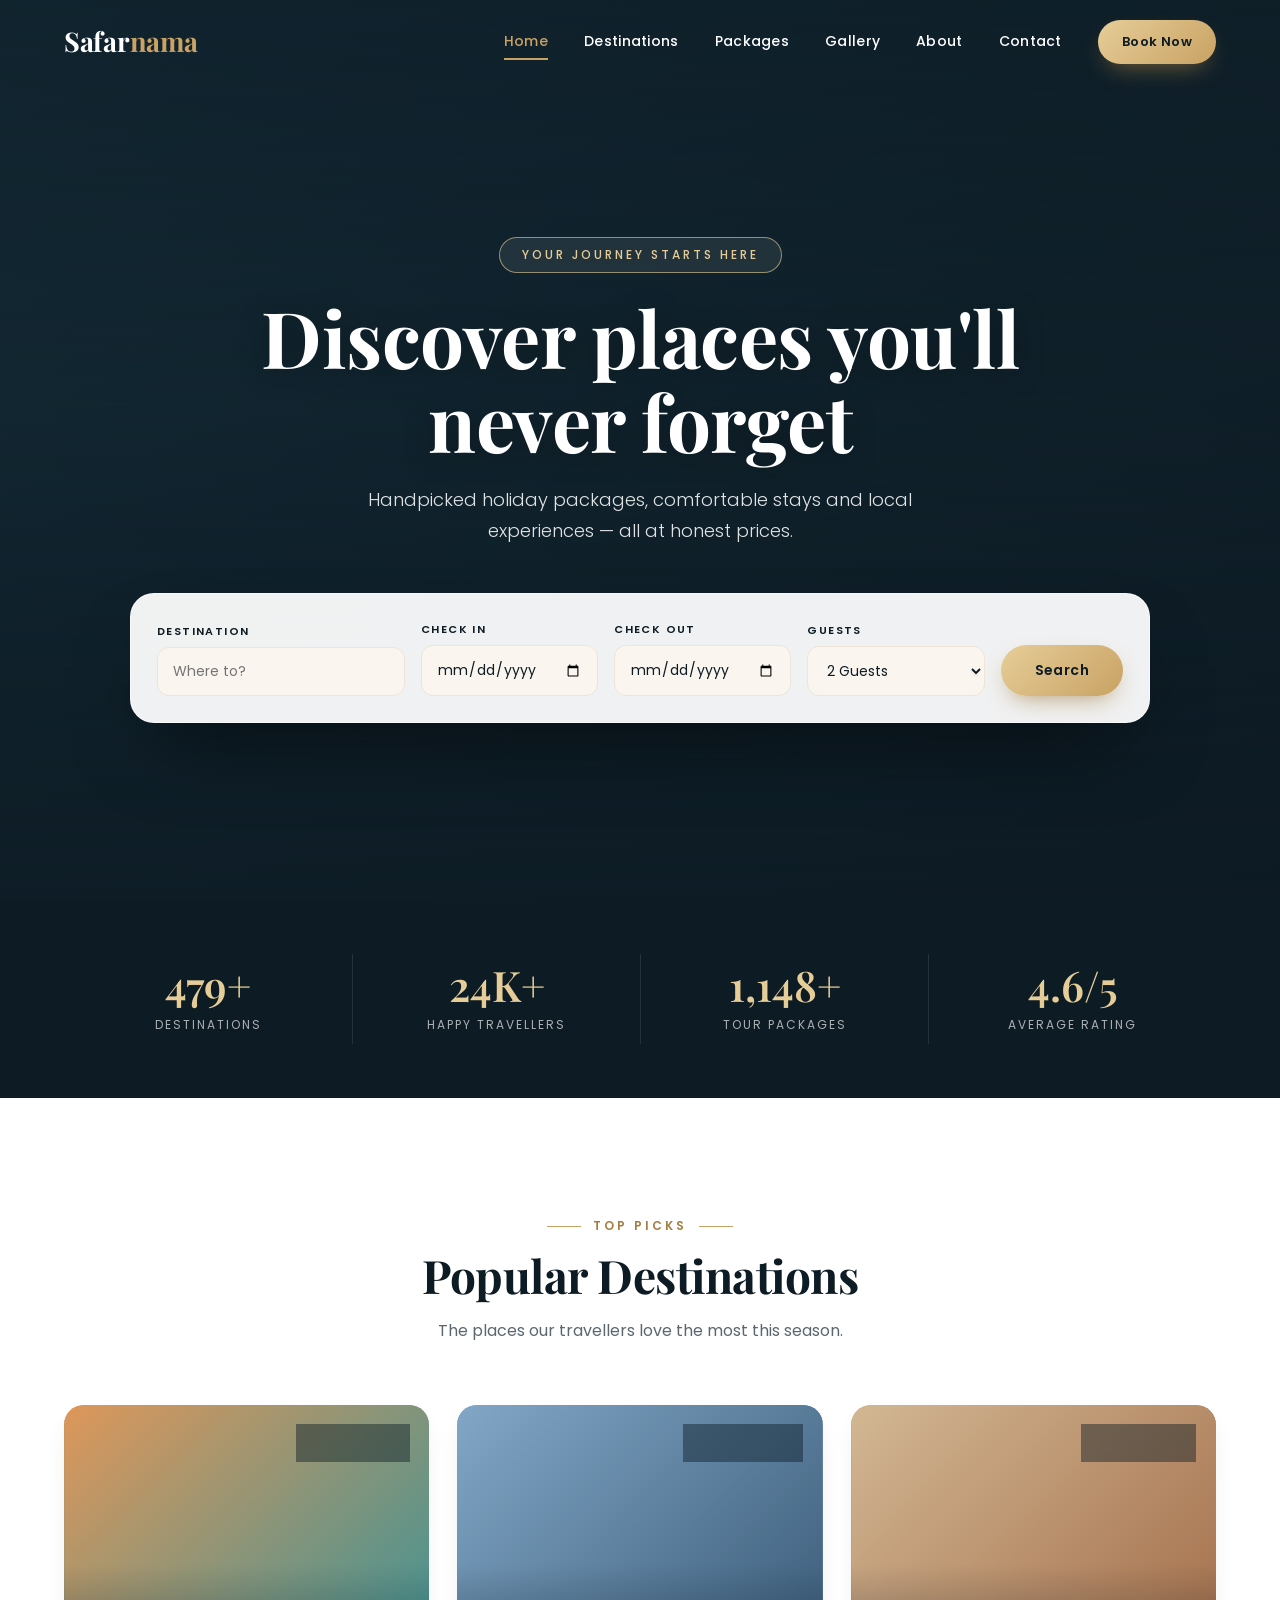
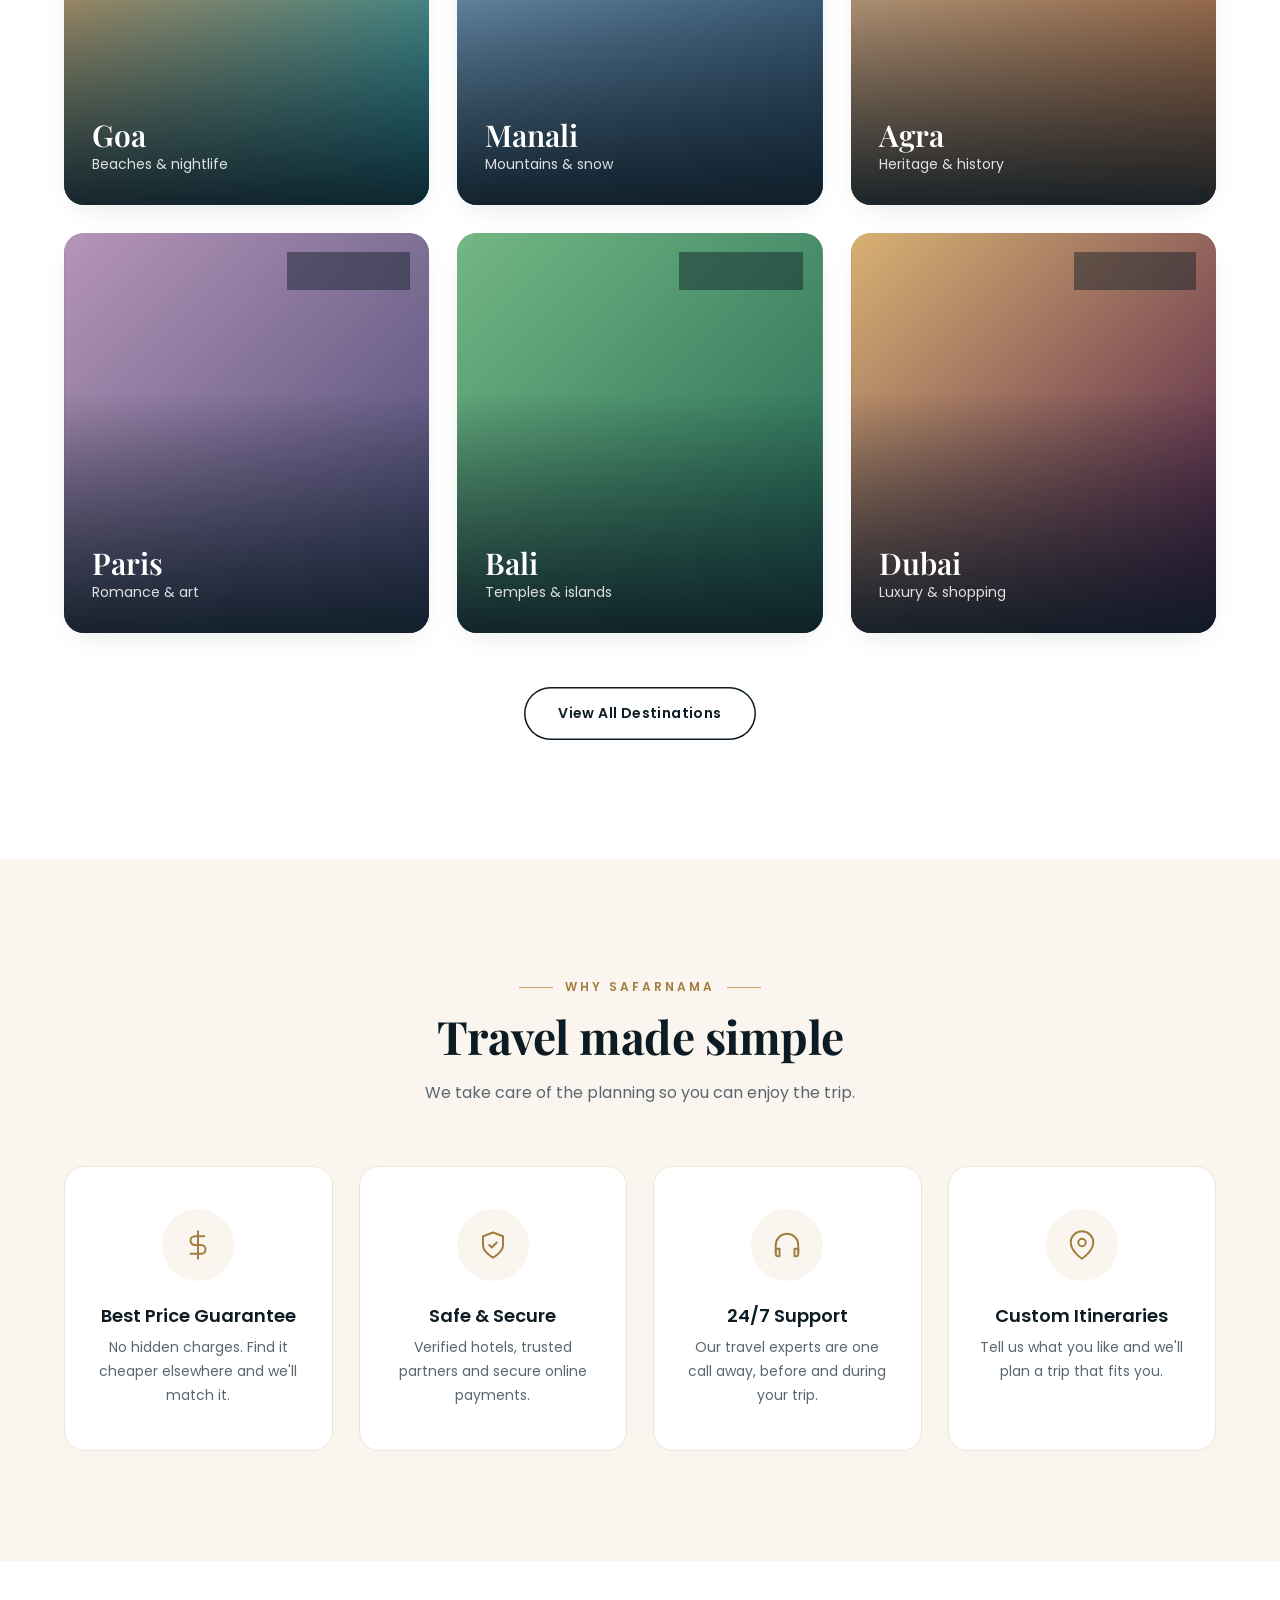
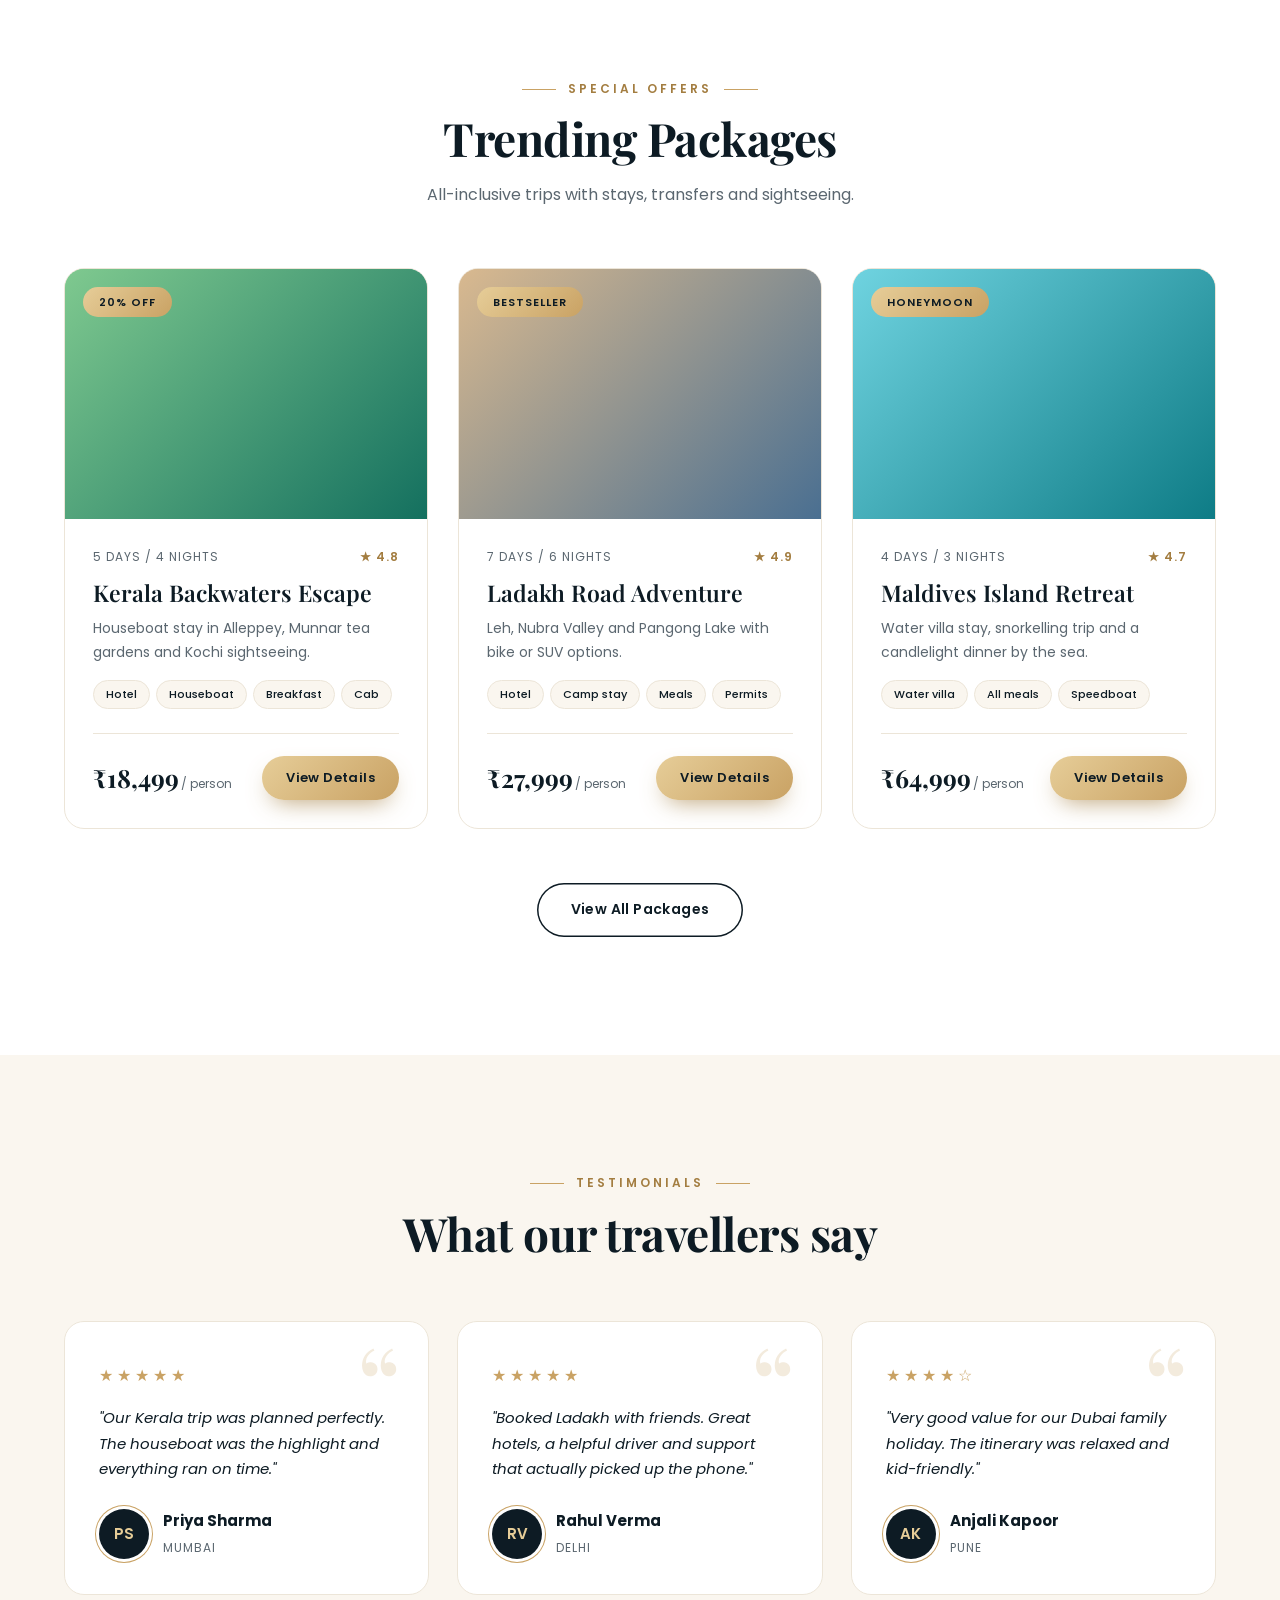
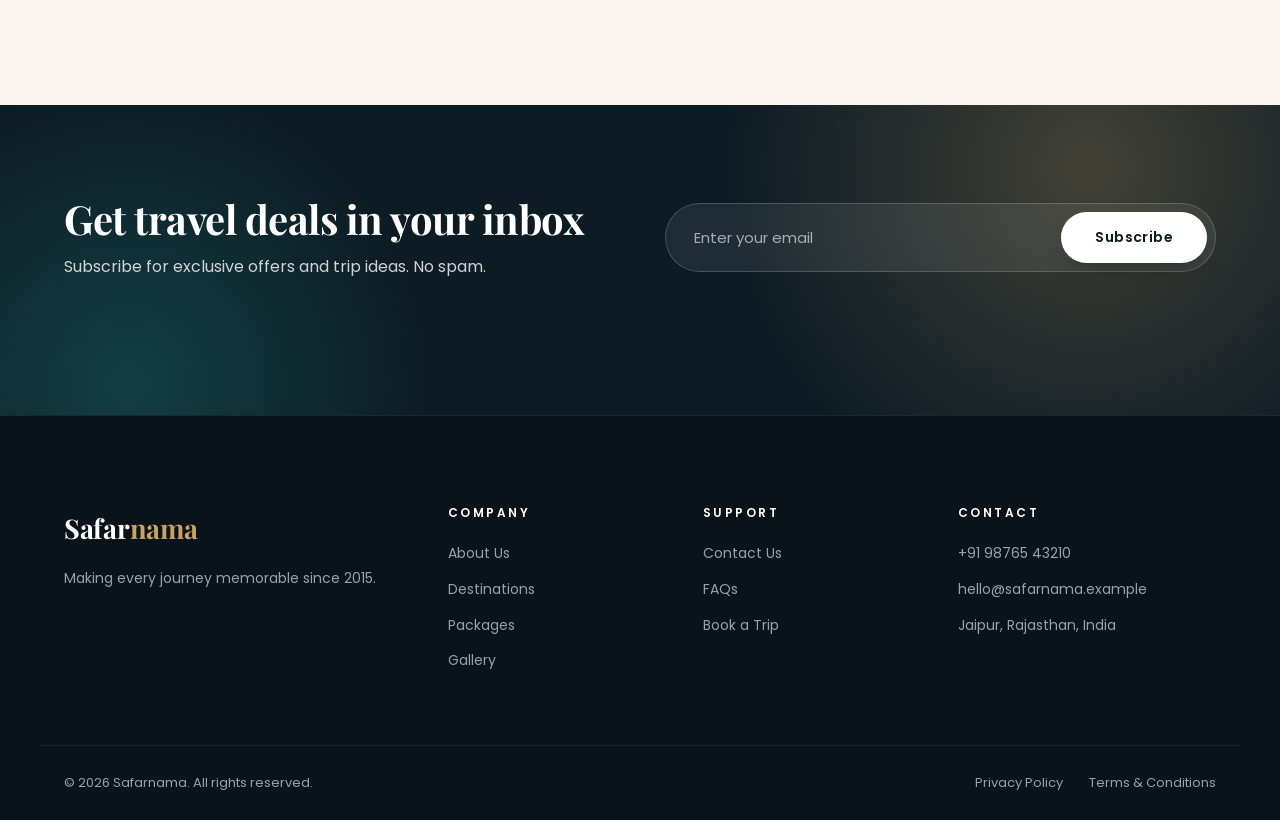
<file: index.html>
<!DOCTYPE html>
<html lang="en">
<head>
    <meta charset="UTF-8">
    <meta name="viewport" content="width=device-width, initial-scale=1.0">
    <title>Safarnama | Explore the World</title>
    <meta name="description" content="Safarnama - handpicked holiday packages, flights and hotels at the best prices.">
    <link rel="preconnect" href="https://fonts.googleapis.com">
    <link rel="preconnect" href="https://fonts.gstatic.com" crossorigin>
    <link href="https://fonts.googleapis.com/css2?family=Playfair+Display:wght@600;700&family=Poppins:wght@400;500;600&display=swap" rel="stylesheet">
    <link rel="stylesheet" href="style.css">
</head>
<body>

    <!-- Header -->
    <header class="header" id="header">
        <div class="container nav">
            <a href="index.html" class="logo">Safar<span>nama</span></a>

            <nav class="nav-links" id="navLinks">
                <a href="index.html" class="active">Home</a>
                <a href="destinations.html">Destinations</a>
                <a href="packages.html">Packages</a>
                <a href="gallery.html">Gallery</a>
                <a href="about.html">About</a>
                <a href="contact.html">Contact</a>
                <a href="contact.html#enquiry" class="btn btn-small">Book Now</a>
            </nav>

            <button class="menu-toggle" id="menuToggle" aria-label="Toggle menu" aria-expanded="false">
                <span></span><span></span><span></span>
            </button>
        </div>
    </header>

    <!-- Hero -->
    <section class="hero" id="home">
        <div class="container hero-content">
            <p class="hero-tag">Your journey starts here</p>
            <h1>Discover places you'll<br>never forget</h1>
            <p class="hero-text">Handpicked holiday packages, comfortable stays and local experiences &mdash; all at honest prices.</p>

            <form class="search-box" id="searchForm">
                <div class="field">
                    <label for="destination">Destination</label>
                    <input type="text" id="destination" placeholder="Where to?" required>
                </div>
                <div class="field">
                    <label for="checkin">Check in</label>
                    <input type="date" id="checkin" required>
                </div>
                <div class="field">
                    <label for="checkout">Check out</label>
                    <input type="date" id="checkout" required>
                </div>
                <div class="field">
                    <label for="guests">Guests</label>
                    <select id="guests">
                        <option>1 Guest</option>
                        <option selected>2 Guests</option>
                        <option>3 Guests</option>
                        <option>4+ Guests</option>
                    </select>
                </div>
                <button type="submit" class="btn">Search</button>
            </form>
        </div>
    </section>

    <!-- Stats -->
    <section class="stats">
        <div class="container stats-grid">
            <div><strong>500+</strong><span>Destinations</span></div>
            <div><strong>25K+</strong><span>Happy Travellers</span></div>
            <div><strong>1,200+</strong><span>Tour Packages</span></div>
            <div><strong>4.8/5</strong><span>Average Rating</span></div>
        </div>
    </section>

    <!-- Destinations -->
    <section class="section" id="destinations">
        <div class="container">
            <div class="section-head">
                <p class="eyebrow">Top Picks</p>
                <h2>Popular Destinations</h2>
                <p>The places our travellers love the most this season.</p>
            </div>

            <div class="dest-grid">
                <a href="packages.html?q=Goa" class="dest-card dest-goa">
                    <div class="dest-info"><h3>Goa</h3><p>Beaches &amp; nightlife</p></div>
                    <span class="dest-price">from ₹8,999</span>
                </a>
                <a href="packages.html?q=Manali" class="dest-card dest-manali">
                    <div class="dest-info"><h3>Manali</h3><p>Mountains &amp; snow</p></div>
                    <span class="dest-price">from ₹10,499</span>
                </a>
                <a href="packages.html?q=Agra" class="dest-card dest-agra">
                    <div class="dest-info"><h3>Agra</h3><p>Heritage &amp; history</p></div>
                    <span class="dest-price">from ₹5,999</span>
                </a>
                <a href="packages.html?q=Paris" class="dest-card dest-paris">
                    <div class="dest-info"><h3>Paris</h3><p>Romance &amp; art</p></div>
                    <span class="dest-price">from ₹89,999</span>
                </a>
                <a href="packages.html?q=Bali" class="dest-card dest-bali">
                    <div class="dest-info"><h3>Bali</h3><p>Temples &amp; islands</p></div>
                    <span class="dest-price">from ₹45,999</span>
                </a>
                <a href="packages.html?q=Dubai" class="dest-card dest-dubai">
                    <div class="dest-info"><h3>Dubai</h3><p>Luxury &amp; shopping</p></div>
                    <span class="dest-price">from ₹52,999</span>
                </a>
            </div>
            <div class="section-more"><a href="destinations.html" class="btn btn-outline">View All Destinations</a></div>
        </div>
    </section>

    <!-- Why us -->
    <section class="section section-alt" id="why-us">
        <div class="container">
            <div class="section-head">
                <p class="eyebrow">Why Safarnama</p>
                <h2>Travel made simple</h2>
                <p>We take care of the planning so you can enjoy the trip.</p>
            </div>

            <div class="feature-grid">
                <div class="feature">
                    <div class="feature-icon">
                        <svg viewBox="0 0 24 24" fill="none" stroke="currentColor" stroke-width="2" stroke-linecap="round" stroke-linejoin="round"><path d="M12 1v22M17 5H9.5a3.5 3.5 0 0 0 0 7h5a3.5 3.5 0 0 1 0 7H6"/></svg>
                    </div>
                    <h3>Best Price Guarantee</h3>
                    <p>No hidden charges. Find it cheaper elsewhere and we'll match it.</p>
                </div>
                <div class="feature">
                    <div class="feature-icon">
                        <svg viewBox="0 0 24 24" fill="none" stroke="currentColor" stroke-width="2" stroke-linecap="round" stroke-linejoin="round"><path d="M12 22s8-4 8-10V5l-8-3-8 3v7c0 6 8 10 8 10z"/><path d="m9 12 2 2 4-4"/></svg>
                    </div>
                    <h3>Safe &amp; Secure</h3>
                    <p>Verified hotels, trusted partners and secure online payments.</p>
                </div>
                <div class="feature">
                    <div class="feature-icon">
                        <svg viewBox="0 0 24 24" fill="none" stroke="currentColor" stroke-width="2" stroke-linecap="round" stroke-linejoin="round"><path d="M3 18v-6a9 9 0 0 1 18 0v6"/><path d="M21 19a2 2 0 0 1-2 2h-1v-6h3zM3 19a2 2 0 0 0 2 2h1v-6H3z"/></svg>
                    </div>
                    <h3>24/7 Support</h3>
                    <p>Our travel experts are one call away, before and during your trip.</p>
                </div>
                <div class="feature">
                    <div class="feature-icon">
                        <svg viewBox="0 0 24 24" fill="none" stroke="currentColor" stroke-width="2" stroke-linecap="round" stroke-linejoin="round"><path d="M21 10c0 7-9 13-9 13S3 17 3 10a9 9 0 0 1 18 0z"/><circle cx="12" cy="10" r="3"/></svg>
                    </div>
                    <h3>Custom Itineraries</h3>
                    <p>Tell us what you like and we'll plan a trip that fits you.</p>
                </div>
            </div>
        </div>
    </section>

    <!-- Packages -->
    <section class="section" id="packages">
        <div class="container">
            <div class="section-head">
                <p class="eyebrow">Special Offers</p>
                <h2>Trending Packages</h2>
                <p>All-inclusive trips with stays, transfers and sightseeing.</p>
            </div>

            <!-- Cards are built by script.js from data.js -->
            <div class="package-grid" data-packages="kerala,ladakh,maldives"></div>
            <div class="section-more"><a href="packages.html" class="btn btn-outline">View All Packages</a></div>
        </div>
    </section>

    <!-- Reviews -->
    <section class="section section-alt" id="reviews">
        <div class="container">
            <div class="section-head">
                <p class="eyebrow">Testimonials</p>
                <h2>What our travellers say</h2>
            </div>

            <div class="review-grid">
                <blockquote class="review">
                    <div class="stars">★★★★★</div>
                    <p>"Our Kerala trip was planned perfectly. The houseboat was the highlight and everything ran on time."</p>
                    <footer><span class="avatar">PS</span><div><strong>Priya Sharma</strong><span>Mumbai</span></div></footer>
                </blockquote>
                <blockquote class="review">
                    <div class="stars">★★★★★</div>
                    <p>"Booked Ladakh with friends. Great hotels, a helpful driver and support that actually picked up the phone."</p>
                    <footer><span class="avatar">RV</span><div><strong>Rahul Verma</strong><span>Delhi</span></div></footer>
                </blockquote>
                <blockquote class="review">
                    <div class="stars">★★★★☆</div>
                    <p>"Very good value for our Dubai family holiday. The itinerary was relaxed and kid-friendly."</p>
                    <footer><span class="avatar">AK</span><div><strong>Anjali Kapoor</strong><span>Pune</span></div></footer>
                </blockquote>
            </div>
        </div>
    </section>

    <!-- Newsletter -->
    <section class="cta" id="newsletter">
        <div class="container cta-inner">
            <div>
                <h2>Get travel deals in your inbox</h2>
                <p>Subscribe for exclusive offers and trip ideas. No spam.</p>
            </div>
            <form class="cta-form" id="newsletterForm">
                <input type="email" id="email" placeholder="Enter your email" aria-label="Email address" required>
                <button type="submit" class="btn btn-light">Subscribe</button>
            </form>
            <p class="cta-message" id="newsletterMessage" role="status"></p>
        </div>
    </section>

    <!-- Footer -->
    <footer class="footer">
        <div class="container footer-grid">
            <div>
                <a href="index.html" class="logo">Safar<span>nama</span></a>
                <p>Making every journey memorable since 2015.</p>
            </div>
            <div>
                <h4>Company</h4>
                <a href="about.html">About Us</a>
                <a href="destinations.html">Destinations</a>
                <a href="packages.html">Packages</a>
                <a href="gallery.html">Gallery</a>
            </div>
            <div>
                <h4>Support</h4>
                <a href="contact.html">Contact Us</a>
                <a href="contact.html#faq">FAQs</a>
                <a href="contact.html#enquiry">Book a Trip</a>
            </div>
            <div>
                <h4>Contact</h4>
                <a href="tel:+919876543210">+91 98765 43210</a>
                <a href="mailto:hello@safarnama.example">hello@safarnama.example</a>
                <span>Jaipur, Rajasthan, India</span>
            </div>
        </div>
        <div class="container footer-bottom">
            <p>&copy; <span id="year"></span> Safarnama. All rights reserved.</p>
            <p class="footer-legal"><a href="privacy.html">Privacy Policy</a><a href="terms.html">Terms &amp; Conditions</a></p>
        </div>
    </footer>

    <script src="data.js"></script>
    <script src="script.js"></script>
</body>
</html>
</file>
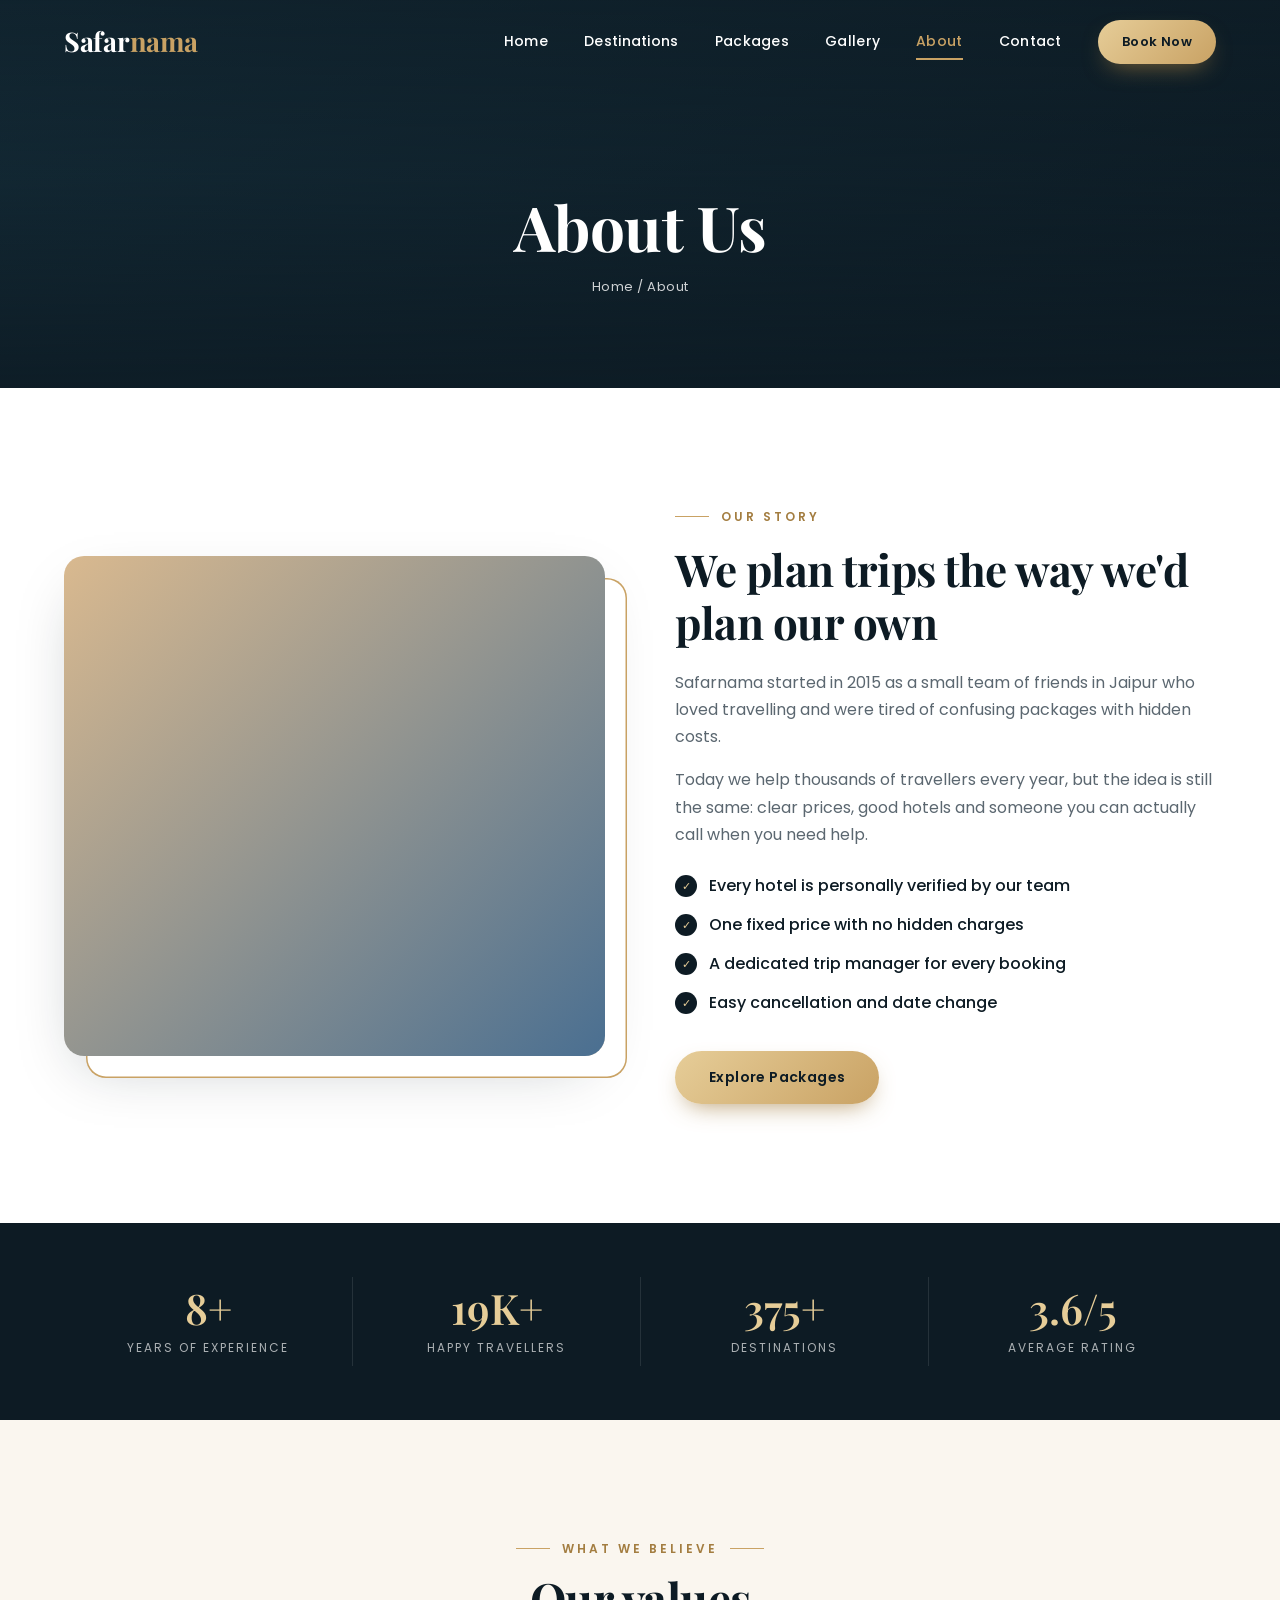
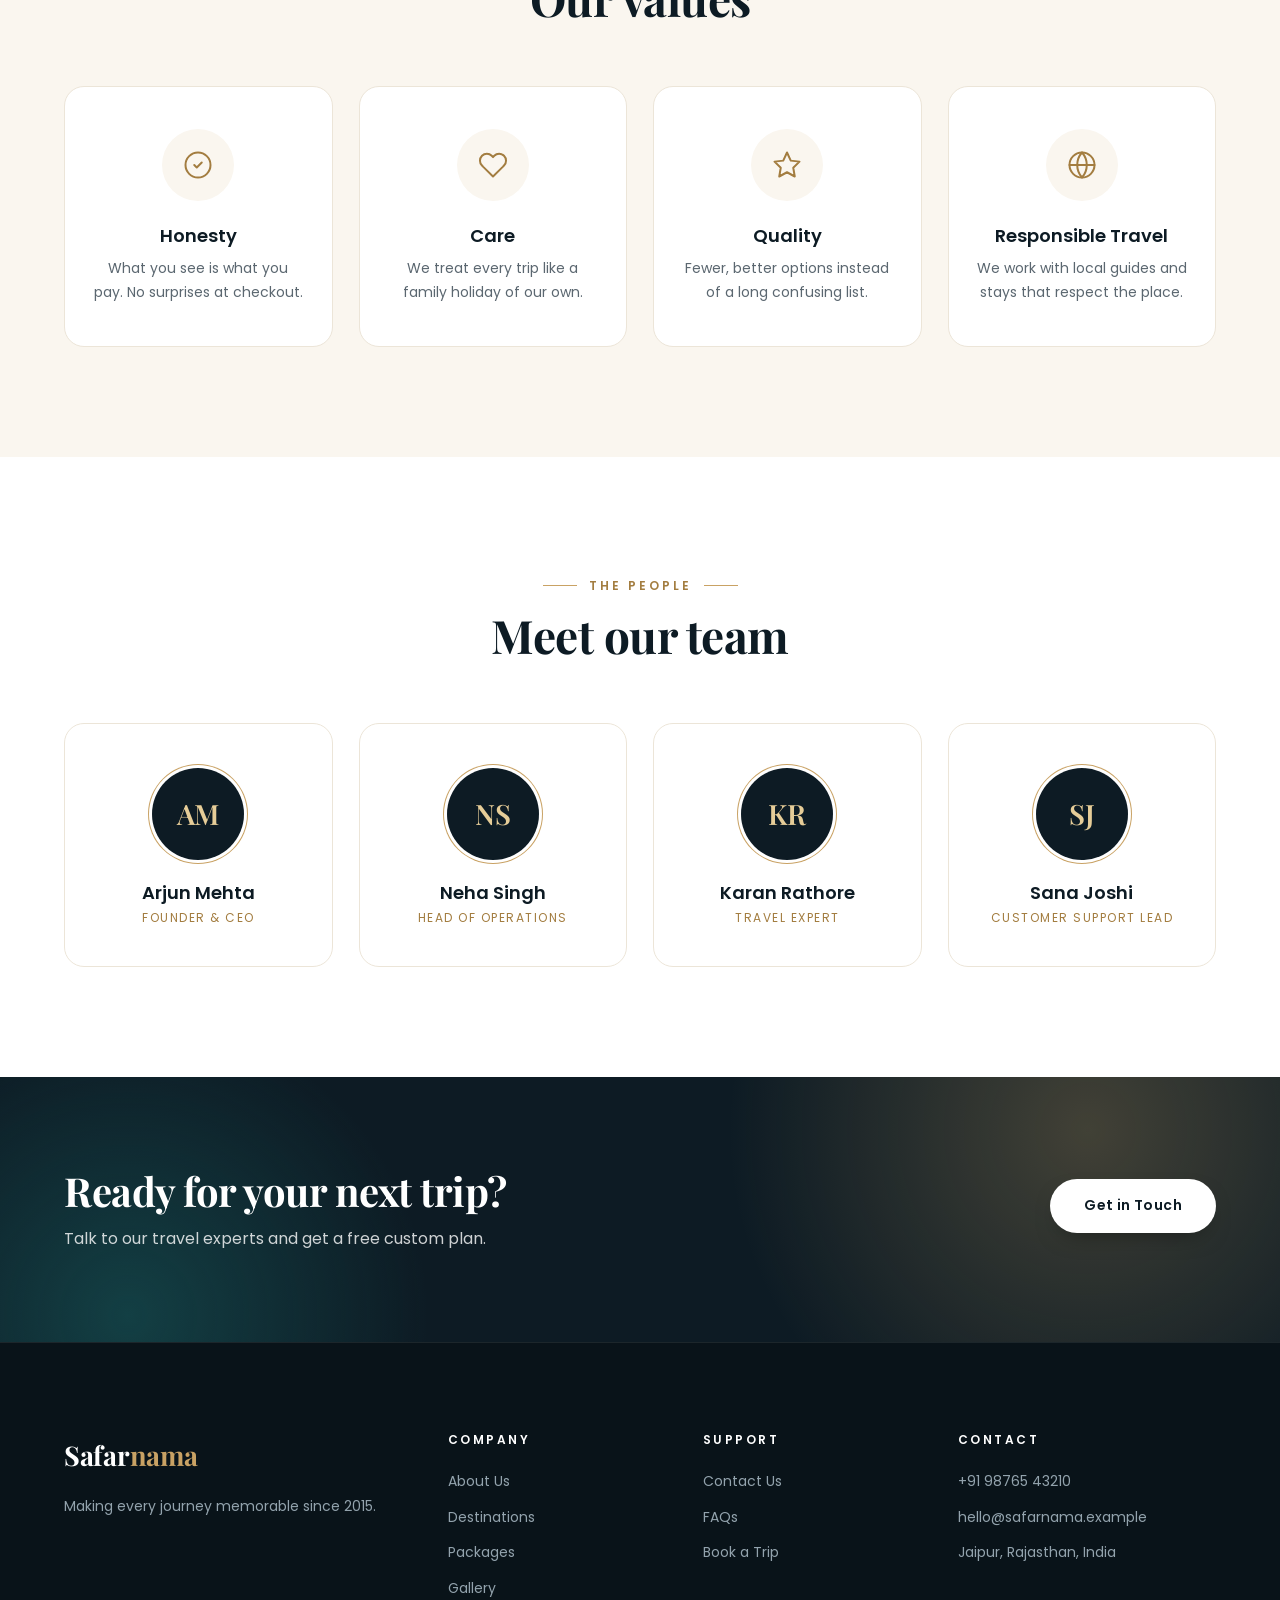
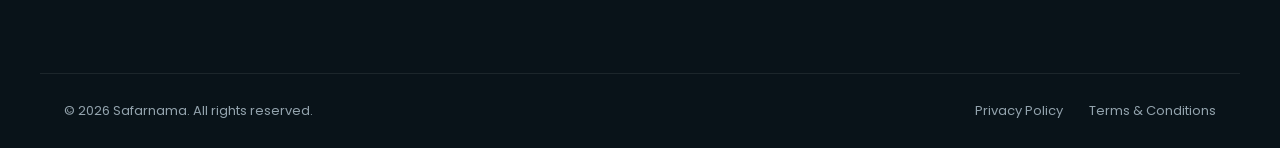
<file: about.html>
<!DOCTYPE html>
<html lang="en">
<head>
    <meta charset="UTF-8">
    <meta name="viewport" content="width=device-width, initial-scale=1.0">
    <title>About Us | Safarnama</title>
    <meta name="description" content="The story, values and team behind Safarnama.">
    <link rel="preconnect" href="https://fonts.googleapis.com">
    <link rel="preconnect" href="https://fonts.gstatic.com" crossorigin>
    <link href="https://fonts.googleapis.com/css2?family=Playfair+Display:wght@600;700&family=Poppins:wght@400;500;600&display=swap" rel="stylesheet">
    <link rel="stylesheet" href="style.css">
</head>
<body>

    <!-- Header -->
    <header class="header" id="header">
        <div class="container nav">
            <a href="index.html" class="logo">Safar<span>nama</span></a>

            <nav class="nav-links" id="navLinks">
                <a href="index.html">Home</a>
                <a href="destinations.html">Destinations</a>
                <a href="packages.html">Packages</a>
                <a href="gallery.html">Gallery</a>
                <a href="about.html" class="active">About</a>
                <a href="contact.html">Contact</a>
                <a href="contact.html#enquiry" class="btn btn-small">Book Now</a>
            </nav>

            <button class="menu-toggle" id="menuToggle" aria-label="Toggle menu" aria-expanded="false">
                <span></span><span></span><span></span>
            </button>
        </div>
    </header>

    <!-- Page banner -->
    <section class="page-hero">
        <div class="container">
            <h1>About Us</h1>
            <p class="breadcrumb"><a href="index.html">Home</a> / About</p>
        </div>
    </section>

    <!-- Story -->
    <section class="section">
        <div class="container about-grid">
            <div class="about-img" role="img" aria-label="Road trip through the mountains"></div>
            <div class="about-text">
                <p class="eyebrow">Our Story</p>
                <h2>We plan trips the way we'd plan our own</h2>
                <p>Safarnama started in 2015 as a small team of friends in Jaipur who loved travelling and were tired of confusing packages with hidden costs.</p>
                <p>Today we help thousands of travellers every year, but the idea is still the same: clear prices, good hotels and someone you can actually call when you need help.</p>
                <ul class="check-list">
                    <li>Every hotel is personally verified by our team</li>
                    <li>One fixed price with no hidden charges</li>
                    <li>A dedicated trip manager for every booking</li>
                    <li>Easy cancellation and date change</li>
                </ul>
                <a href="packages.html" class="btn">Explore Packages</a>
            </div>
        </div>
    </section>

    <!-- Stats -->
    <section class="stats">
        <div class="container stats-grid">
            <div><strong>10+</strong><span>Years of Experience</span></div>
            <div><strong>25K+</strong><span>Happy Travellers</span></div>
            <div><strong>500+</strong><span>Destinations</span></div>
            <div><strong>4.8/5</strong><span>Average Rating</span></div>
        </div>
    </section>

    <!-- Values -->
    <section class="section section-alt">
        <div class="container">
            <div class="section-head">
                <p class="eyebrow">What we believe</p>
                <h2>Our values</h2>
            </div>

            <div class="feature-grid">
                <div class="feature">
                    <div class="feature-icon">
                        <svg viewBox="0 0 24 24" fill="none" stroke="currentColor" stroke-width="2" stroke-linecap="round" stroke-linejoin="round"><circle cx="12" cy="12" r="10"/><path d="m9 12 2 2 4-4"/></svg>
                    </div>
                    <h3>Honesty</h3>
                    <p>What you see is what you pay. No surprises at checkout.</p>
                </div>
                <div class="feature">
                    <div class="feature-icon">
                        <svg viewBox="0 0 24 24" fill="none" stroke="currentColor" stroke-width="2" stroke-linecap="round" stroke-linejoin="round"><path d="M20.8 4.6a5.5 5.5 0 0 0-7.8 0L12 5.7l-1-1.1a5.5 5.5 0 0 0-7.8 7.8l1 1.1L12 21.2l7.8-7.7 1-1.1a5.5 5.5 0 0 0 0-7.8z"/></svg>
                    </div>
                    <h3>Care</h3>
                    <p>We treat every trip like a family holiday of our own.</p>
                </div>
                <div class="feature">
                    <div class="feature-icon">
                        <svg viewBox="0 0 24 24" fill="none" stroke="currentColor" stroke-width="2" stroke-linecap="round" stroke-linejoin="round"><path d="M12 2 15 8.5 22 9.3l-5 4.9 1.2 7L12 17.8 5.8 21.2 7 14.2 2 9.3l7-.8z"/></svg>
                    </div>
                    <h3>Quality</h3>
                    <p>Fewer, better options instead of a long confusing list.</p>
                </div>
                <div class="feature">
                    <div class="feature-icon">
                        <svg viewBox="0 0 24 24" fill="none" stroke="currentColor" stroke-width="2" stroke-linecap="round" stroke-linejoin="round"><circle cx="12" cy="12" r="10"/><path d="M2 12h20M12 2a15 15 0 0 1 0 20M12 2a15 15 0 0 0 0 20"/></svg>
                    </div>
                    <h3>Responsible Travel</h3>
                    <p>We work with local guides and stays that respect the place.</p>
                </div>
            </div>
        </div>
    </section>

    <!-- Team -->
    <section class="section">
        <div class="container">
            <div class="section-head">
                <p class="eyebrow">The people</p>
                <h2>Meet our team</h2>
            </div>

            <div class="team-grid">
                <div class="team-card"><span class="avatar">AM</span><h3>Arjun Mehta</h3><p>Founder &amp; CEO</p></div>
                <div class="team-card"><span class="avatar">NS</span><h3>Neha Singh</h3><p>Head of Operations</p></div>
                <div class="team-card"><span class="avatar">KR</span><h3>Karan Rathore</h3><p>Travel Expert</p></div>
                <div class="team-card"><span class="avatar">SJ</span><h3>Sana Joshi</h3><p>Customer Support Lead</p></div>
            </div>
        </div>
    </section>

    <!-- CTA -->
    <section class="cta">
        <div class="container cta-inner">
            <div>
                <h2>Ready for your next trip?</h2>
                <p>Talk to our travel experts and get a free custom plan.</p>
            </div>
            <div class="section-more" style="margin-top:0"><a href="contact.html#enquiry" class="btn btn-light">Get in Touch</a></div>
        </div>
    </section>

    <!-- Footer -->
    <footer class="footer">
        <div class="container footer-grid">
            <div>
                <a href="index.html" class="logo">Safar<span>nama</span></a>
                <p>Making every journey memorable since 2015.</p>
            </div>
            <div>
                <h4>Company</h4>
                <a href="about.html">About Us</a>
                <a href="destinations.html">Destinations</a>
                <a href="packages.html">Packages</a>
                <a href="gallery.html">Gallery</a>
            </div>
            <div>
                <h4>Support</h4>
                <a href="contact.html">Contact Us</a>
                <a href="contact.html#faq">FAQs</a>
                <a href="contact.html#enquiry">Book a Trip</a>
            </div>
            <div>
                <h4>Contact</h4>
                <a href="tel:+919876543210">+91 98765 43210</a>
                <a href="mailto:hello@safarnama.example">hello@safarnama.example</a>
                <span>Jaipur, Rajasthan, India</span>
            </div>
        </div>
        <div class="container footer-bottom">
            <p>&copy; <span id="year"></span> Safarnama. All rights reserved.</p>
            <p class="footer-legal"><a href="privacy.html">Privacy Policy</a><a href="terms.html">Terms &amp; Conditions</a></p>
        </div>
    </footer>

    <script src="script.js"></script>
</body>
</html>
</file>
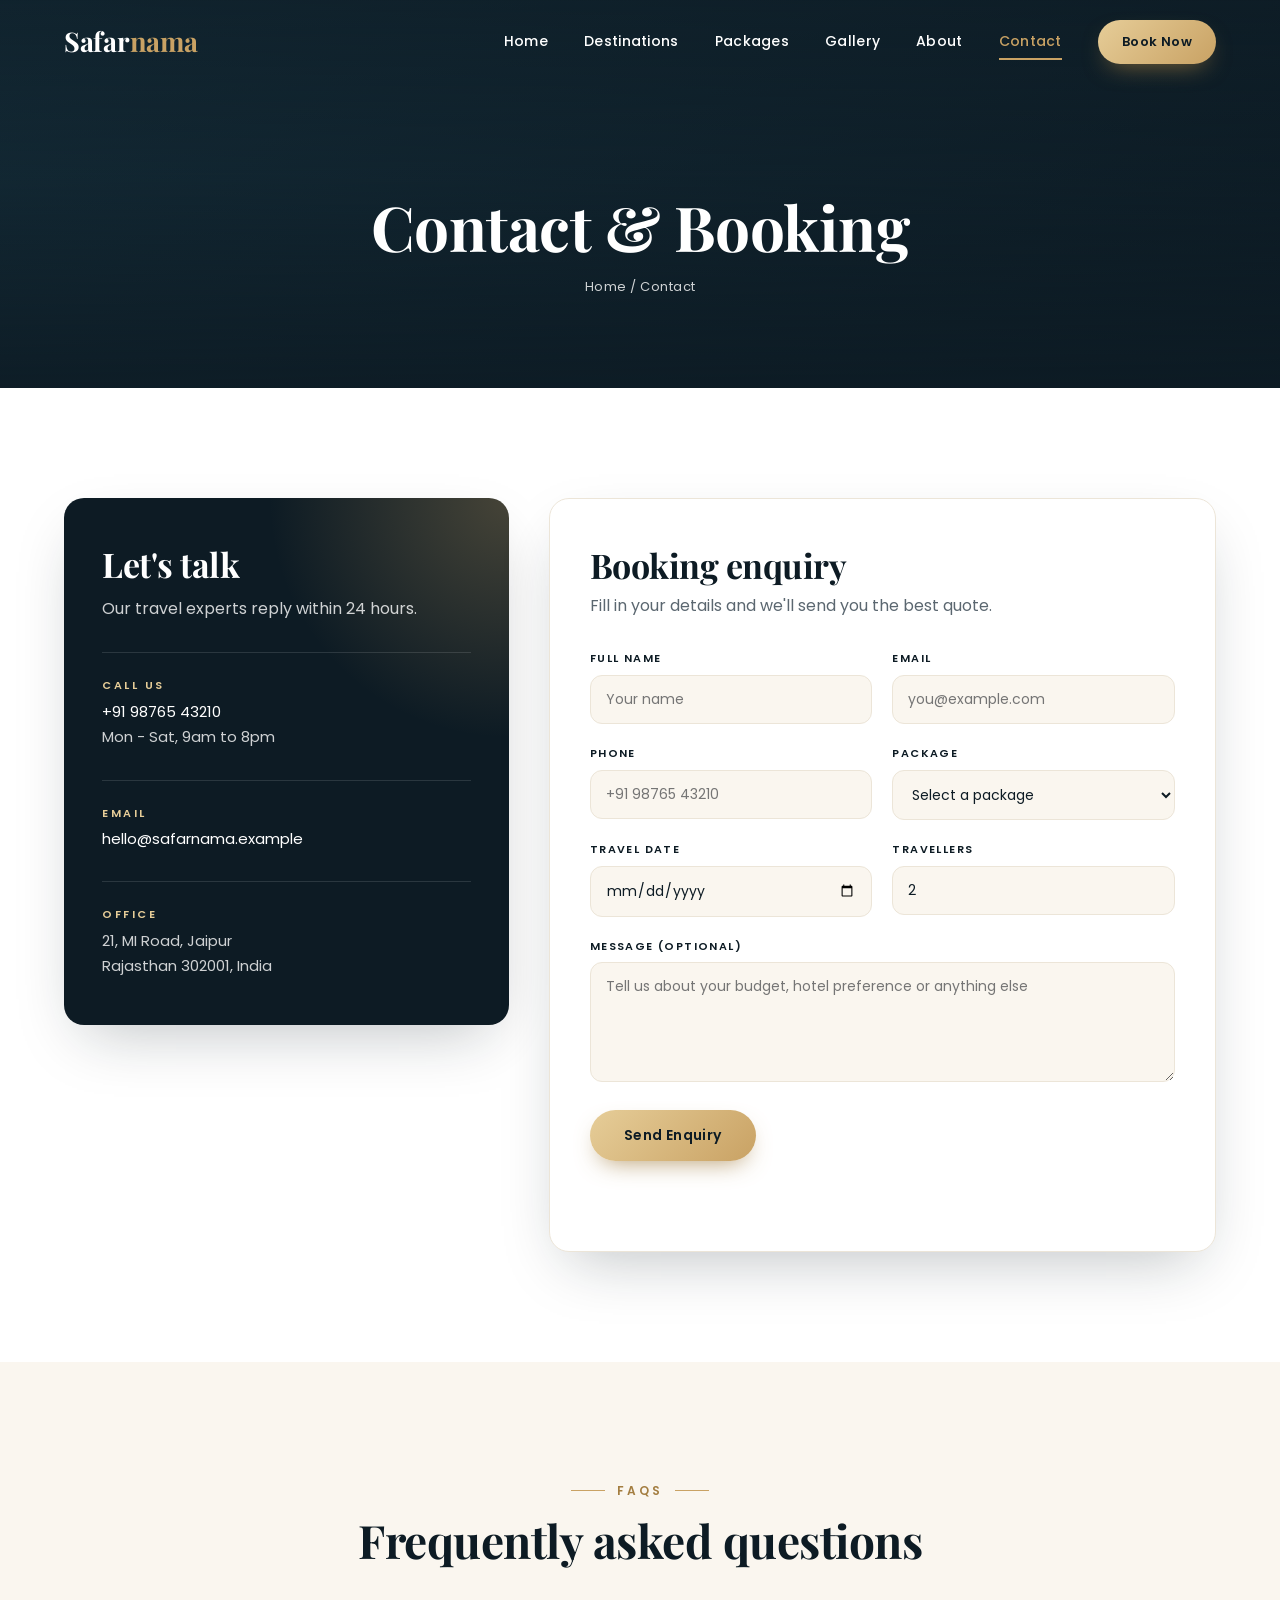
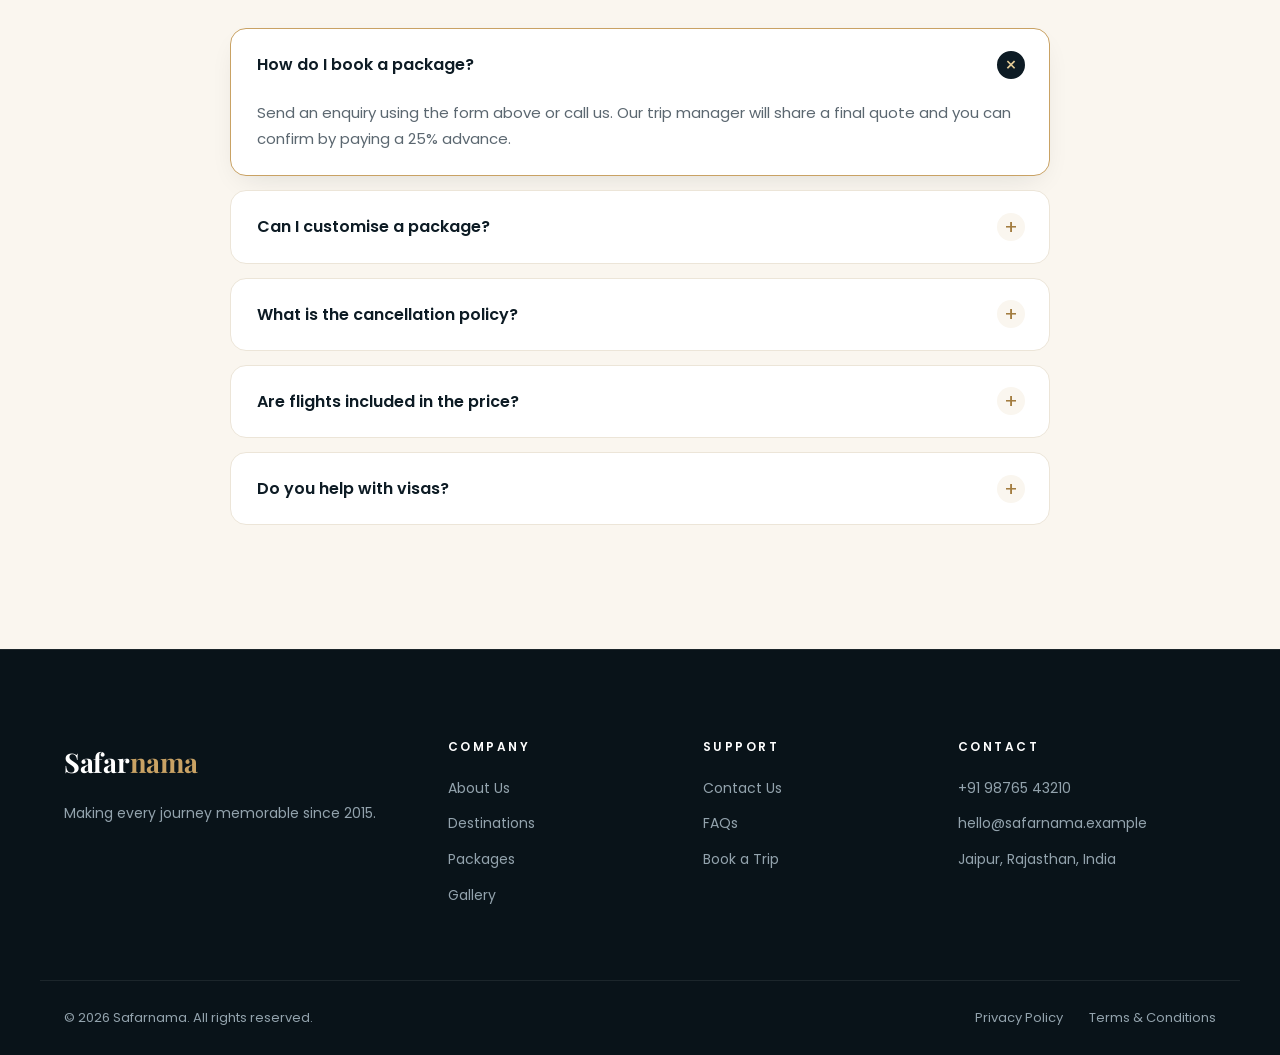
<file: contact.html>
<!DOCTYPE html>
<html lang="en">
<head>
    <meta charset="UTF-8">
    <meta name="viewport" content="width=device-width, initial-scale=1.0">
    <title>Contact &amp; Booking | Safarnama</title>
    <meta name="description" content="Send a booking enquiry or get in touch with the Safarnama team.">
    <link rel="preconnect" href="https://fonts.googleapis.com">
    <link rel="preconnect" href="https://fonts.gstatic.com" crossorigin>
    <link href="https://fonts.googleapis.com/css2?family=Playfair+Display:wght@600;700&family=Poppins:wght@400;500;600&display=swap" rel="stylesheet">
    <link rel="stylesheet" href="style.css">
</head>
<body>

    <!-- Header -->
    <header class="header" id="header">
        <div class="container nav">
            <a href="index.html" class="logo">Safar<span>nama</span></a>

            <nav class="nav-links" id="navLinks">
                <a href="index.html">Home</a>
                <a href="destinations.html">Destinations</a>
                <a href="packages.html">Packages</a>
                <a href="gallery.html">Gallery</a>
                <a href="about.html">About</a>
                <a href="contact.html" class="active">Contact</a>
                <a href="contact.html#enquiry" class="btn btn-small">Book Now</a>
            </nav>

            <button class="menu-toggle" id="menuToggle" aria-label="Toggle menu" aria-expanded="false">
                <span></span><span></span><span></span>
            </button>
        </div>
    </header>

    <!-- Page banner -->
    <section class="page-hero">
        <div class="container">
            <h1>Contact &amp; Booking</h1>
            <p class="breadcrumb"><a href="index.html">Home</a> / Contact</p>
        </div>
    </section>

    <!-- Contact -->
    <section class="section" id="enquiry">
        <div class="container contact-grid">
            <aside class="contact-info">
                <h2>Let's talk</h2>
                <p>Our travel experts reply within 24 hours.</p>

                <div class="contact-item">
                    <h4>Call us</h4>
                    <a href="tel:+919876543210">+91 98765 43210</a>
                    <span>Mon - Sat, 9am to 8pm</span>
                </div>
                <div class="contact-item">
                    <h4>Email</h4>
                    <a href="mailto:hello@safarnama.example">hello@safarnama.example</a>
                </div>
                <div class="contact-item">
                    <h4>Office</h4>
                    <span>21, MI Road, Jaipur</span>
                    <span>Rajasthan 302001, India</span>
                </div>
            </aside>

            <div class="form-card">
                <h2>Booking enquiry</h2>
                <p>Fill in your details and we'll send you the best quote.</p>

                <form id="enquiryForm">
                    <div class="form-grid">
                        <div class="field">
                            <label for="name">Full name</label>
                            <input type="text" id="name" placeholder="Your name" required>
                        </div>
                        <div class="field">
                            <label for="email">Email</label>
                            <input type="email" id="email" placeholder="you@example.com" required>
                        </div>
                        <div class="field">
                            <label for="phone">Phone</label>
                            <input type="tel" id="phone" placeholder="+91 98765 43210" required>
                        </div>
                        <div class="field">
                            <label for="package">Package</label>
                            <select id="package" required>
                                <option value="">Select a package</option>
                                <option>Kerala Backwaters Escape</option>
                                <option>Ladakh Road Adventure</option>
                                <option>Maldives Island Retreat</option>
                                <option>Goa Beach Holiday</option>
                                <option>Manali Snow Getaway</option>
                                <option>Golden Triangle Tour</option>
                                <option>Paris Romantic Week</option>
                                <option>Bali Island Explorer</option>
                                <option>Dubai Family Fun</option>
                                <option>Custom Trip</option>
                            </select>
                        </div>
                        <div class="field">
                            <label for="travelDate">Travel date</label>
                            <input type="date" id="travelDate" required>
                        </div>
                        <div class="field">
                            <label for="travellers">Travellers</label>
                            <input type="number" id="travellers" min="1" max="50" value="2" required>
                        </div>
                        <div class="field full">
                            <label for="message">Message (optional)</label>
                            <textarea id="message" placeholder="Tell us about your budget, hotel preference or anything else"></textarea>
                        </div>
                        <div class="full">
                            <button type="submit" class="btn">Send Enquiry</button>
                        </div>
                        <p class="form-message full" id="formMessage" role="status"></p>
                    </div>
                </form>
            </div>
        </div>
    </section>

    <!-- FAQ -->
    <section class="section section-alt" id="faq">
        <div class="container">
            <div class="section-head">
                <p class="eyebrow">FAQs</p>
                <h2>Frequently asked questions</h2>
            </div>

            <div class="faq-list">
                <details open>
                    <summary>How do I book a package?</summary>
                    <p>Send an enquiry using the form above or call us. Our trip manager will share a final quote and you can confirm by paying a 25% advance.</p>
                </details>
                <details>
                    <summary>Can I customise a package?</summary>
                    <p>Yes. You can change hotels, add or remove days and include extra activities. Choose "Custom Trip" in the form and tell us what you need.</p>
                </details>
                <details>
                    <summary>What is the cancellation policy?</summary>
                    <p>Cancellations made 15 or more days before travel get a full refund minus a small processing fee. Later cancellations are charged based on hotel and flight policies.</p>
                </details>
                <details>
                    <summary>Are flights included in the price?</summary>
                    <p>International packages include flights where mentioned. For domestic packages, flights or trains can be added on request.</p>
                </details>
                <details>
                    <summary>Do you help with visas?</summary>
                    <p>Yes, we assist with visa documentation and applications for all our international packages.</p>
                </details>
            </div>
        </div>
    </section>

    <!-- Footer -->
    <footer class="footer">
        <div class="container footer-grid">
            <div>
                <a href="index.html" class="logo">Safar<span>nama</span></a>
                <p>Making every journey memorable since 2015.</p>
            </div>
            <div>
                <h4>Company</h4>
                <a href="about.html">About Us</a>
                <a href="destinations.html">Destinations</a>
                <a href="packages.html">Packages</a>
                <a href="gallery.html">Gallery</a>
            </div>
            <div>
                <h4>Support</h4>
                <a href="contact.html">Contact Us</a>
                <a href="contact.html#faq">FAQs</a>
                <a href="contact.html#enquiry">Book a Trip</a>
            </div>
            <div>
                <h4>Contact</h4>
                <a href="tel:+919876543210">+91 98765 43210</a>
                <a href="mailto:hello@safarnama.example">hello@safarnama.example</a>
                <span>Jaipur, Rajasthan, India</span>
            </div>
        </div>
        <div class="container footer-bottom">
            <p>&copy; <span id="year"></span> Safarnama. All rights reserved.</p>
            <p class="footer-legal"><a href="privacy.html">Privacy Policy</a><a href="terms.html">Terms &amp; Conditions</a></p>
        </div>
    </footer>

    <script src="script.js"></script>
</body>
</html>
</file>
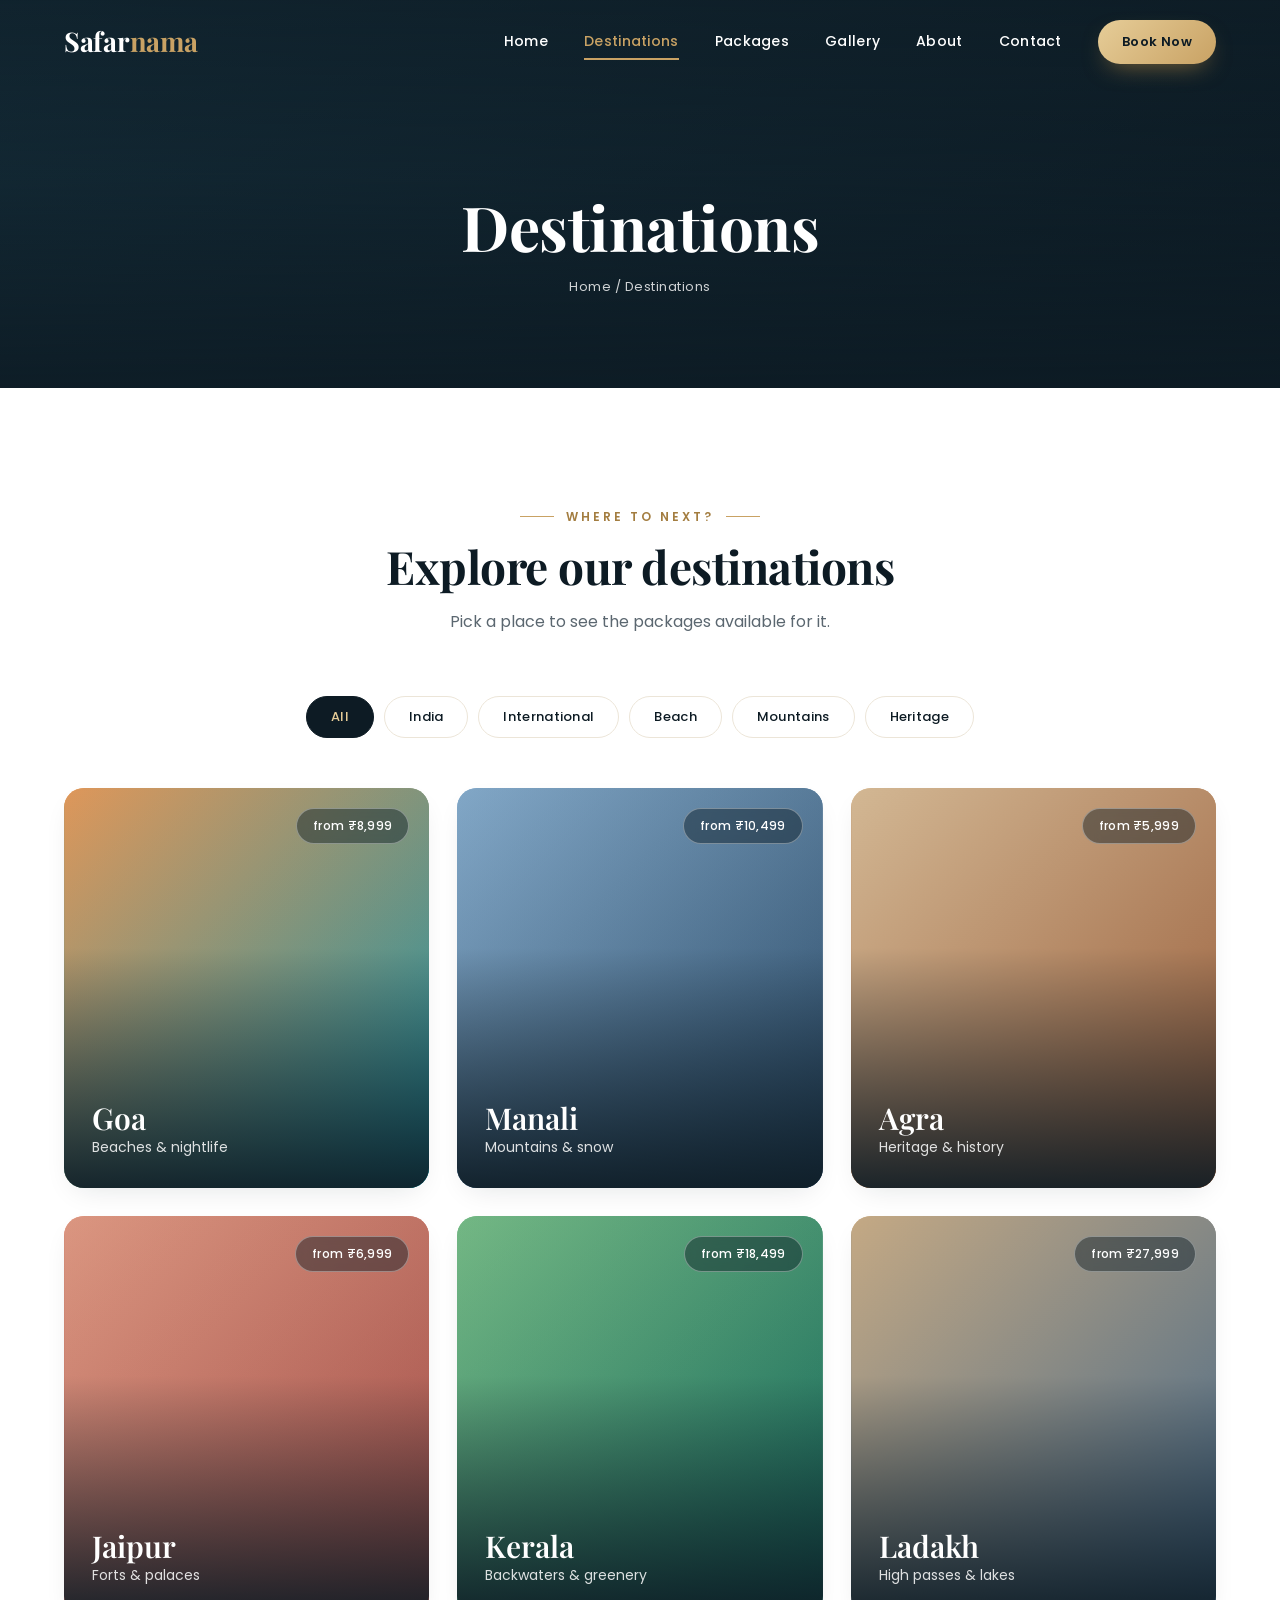
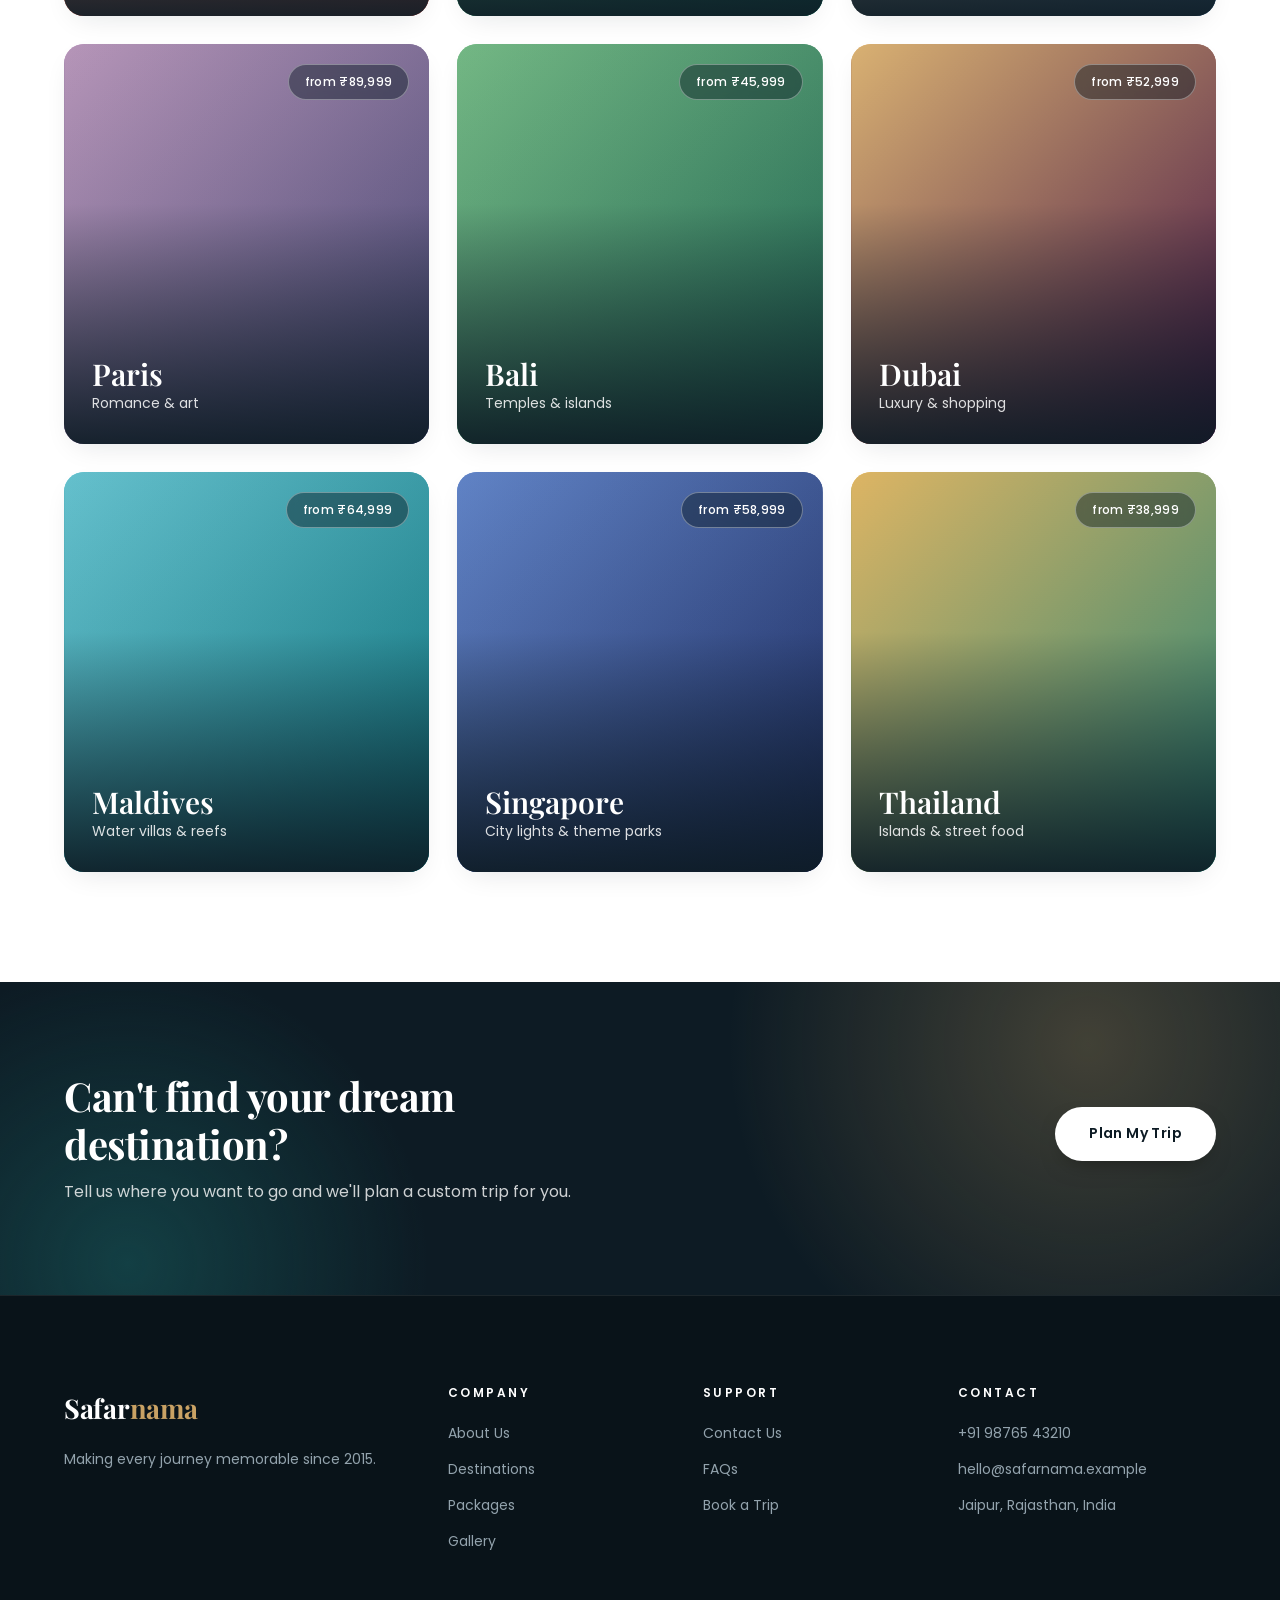
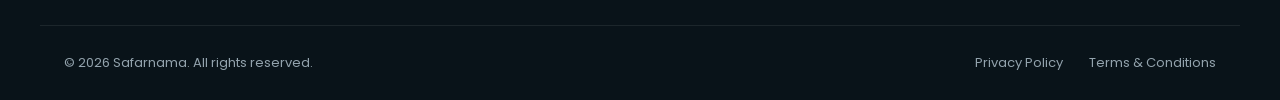
<file: destinations.html>
<!DOCTYPE html>
<html lang="en">
<head>
    <meta charset="UTF-8">
    <meta name="viewport" content="width=device-width, initial-scale=1.0">
    <title>Destinations | Safarnama</title>
    <meta name="description" content="Browse Safarnama's most loved destinations across India and abroad.">
    <link rel="preconnect" href="https://fonts.googleapis.com">
    <link rel="preconnect" href="https://fonts.gstatic.com" crossorigin>
    <link href="https://fonts.googleapis.com/css2?family=Playfair+Display:wght@600;700&family=Poppins:wght@400;500;600&display=swap" rel="stylesheet">
    <link rel="stylesheet" href="style.css">
</head>
<body>

    <!-- Header -->
    <header class="header" id="header">
        <div class="container nav">
            <a href="index.html" class="logo">Safar<span>nama</span></a>

            <nav class="nav-links" id="navLinks">
                <a href="index.html">Home</a>
                <a href="destinations.html" class="active">Destinations</a>
                <a href="packages.html">Packages</a>
                <a href="gallery.html">Gallery</a>
                <a href="about.html">About</a>
                <a href="contact.html">Contact</a>
                <a href="contact.html#enquiry" class="btn btn-small">Book Now</a>
            </nav>

            <button class="menu-toggle" id="menuToggle" aria-label="Toggle menu" aria-expanded="false">
                <span></span><span></span><span></span>
            </button>
        </div>
    </header>

    <!-- Page banner -->
    <section class="page-hero">
        <div class="container">
            <h1>Destinations</h1>
            <p class="breadcrumb"><a href="index.html">Home</a> / Destinations</p>
        </div>
    </section>

    <!-- Destinations -->
    <section class="section">
        <div class="container">
            <div class="section-head">
                <p class="eyebrow">Where to next?</p>
                <h2>Explore our destinations</h2>
                <p>Pick a place to see the packages available for it.</p>
            </div>

            <div class="filter-bar">
                <button class="filter-btn active" data-filter="all">All</button>
                <button class="filter-btn" data-filter="india">India</button>
                <button class="filter-btn" data-filter="international">International</button>
                <button class="filter-btn" data-filter="beach">Beach</button>
                <button class="filter-btn" data-filter="mountains">Mountains</button>
                <button class="filter-btn" data-filter="heritage">Heritage</button>
            </div>

            <div class="dest-grid" id="filterList">
                <a href="packages.html?q=Goa" class="dest-card dest-goa" data-tags="india beach">
                    <div class="dest-info"><h3>Goa</h3><p>Beaches &amp; nightlife</p></div>
                    <span class="dest-price">from ₹8,999</span>
                </a>
                <a href="packages.html?q=Manali" class="dest-card dest-manali" data-tags="india mountains">
                    <div class="dest-info"><h3>Manali</h3><p>Mountains &amp; snow</p></div>
                    <span class="dest-price">from ₹10,499</span>
                </a>
                <a href="packages.html?q=Agra" class="dest-card dest-agra" data-tags="india heritage">
                    <div class="dest-info"><h3>Agra</h3><p>Heritage &amp; history</p></div>
                    <span class="dest-price">from ₹5,999</span>
                </a>
                <a href="packages.html?q=Jaipur" class="dest-card dest-jaipur" data-tags="india heritage">
                    <div class="dest-info"><h3>Jaipur</h3><p>Forts &amp; palaces</p></div>
                    <span class="dest-price">from ₹6,999</span>
                </a>
                <a href="packages.html?q=Kerala" class="dest-card pkg-kerala" data-tags="india beach">
                    <div class="dest-info"><h3>Kerala</h3><p>Backwaters &amp; greenery</p></div>
                    <span class="dest-price">from ₹18,499</span>
                </a>
                <a href="packages.html?q=Ladakh" class="dest-card pkg-ladakh" data-tags="india mountains">
                    <div class="dest-info"><h3>Ladakh</h3><p>High passes &amp; lakes</p></div>
                    <span class="dest-price">from ₹27,999</span>
                </a>
                <a href="packages.html?q=Paris" class="dest-card dest-paris" data-tags="international heritage">
                    <div class="dest-info"><h3>Paris</h3><p>Romance &amp; art</p></div>
                    <span class="dest-price">from ₹89,999</span>
                </a>
                <a href="packages.html?q=Bali" class="dest-card dest-bali" data-tags="international beach">
                    <div class="dest-info"><h3>Bali</h3><p>Temples &amp; islands</p></div>
                    <span class="dest-price">from ₹45,999</span>
                </a>
                <a href="packages.html?q=Dubai" class="dest-card dest-dubai" data-tags="international">
                    <div class="dest-info"><h3>Dubai</h3><p>Luxury &amp; shopping</p></div>
                    <span class="dest-price">from ₹52,999</span>
                </a>
                <a href="packages.html?q=Maldives" class="dest-card pkg-maldives" data-tags="international beach">
                    <div class="dest-info"><h3>Maldives</h3><p>Water villas &amp; reefs</p></div>
                    <span class="dest-price">from ₹64,999</span>
                </a>
                <a href="packages.html?q=Singapore" class="dest-card dest-singapore" data-tags="international">
                    <div class="dest-info"><h3>Singapore</h3><p>City lights &amp; theme parks</p></div>
                    <span class="dest-price">from ₹58,999</span>
                </a>
                <a href="packages.html?q=Thailand" class="dest-card dest-thailand" data-tags="international beach">
                    <div class="dest-info"><h3>Thailand</h3><p>Islands &amp; street food</p></div>
                    <span class="dest-price">from ₹38,999</span>
                </a>
            </div>

            <div class="empty-state" id="emptyState" hidden>
                <h3>No destinations found</h3>
                <p>Try a different filter.</p>
            </div>
        </div>
    </section>

    <!-- CTA -->
    <section class="cta">
        <div class="container cta-inner">
            <div>
                <h2>Can't find your dream destination?</h2>
                <p>Tell us where you want to go and we'll plan a custom trip for you.</p>
            </div>
            <div class="section-more" style="margin-top:0"><a href="contact.html#enquiry" class="btn btn-light">Plan My Trip</a></div>
        </div>
    </section>

    <!-- Footer -->
    <footer class="footer">
        <div class="container footer-grid">
            <div>
                <a href="index.html" class="logo">Safar<span>nama</span></a>
                <p>Making every journey memorable since 2015.</p>
            </div>
            <div>
                <h4>Company</h4>
                <a href="about.html">About Us</a>
                <a href="destinations.html">Destinations</a>
                <a href="packages.html">Packages</a>
                <a href="gallery.html">Gallery</a>
            </div>
            <div>
                <h4>Support</h4>
                <a href="contact.html">Contact Us</a>
                <a href="contact.html#faq">FAQs</a>
                <a href="contact.html#enquiry">Book a Trip</a>
            </div>
            <div>
                <h4>Contact</h4>
                <a href="tel:+919876543210">+91 98765 43210</a>
                <a href="mailto:hello@safarnama.example">hello@safarnama.example</a>
                <span>Jaipur, Rajasthan, India</span>
            </div>
        </div>
        <div class="container footer-bottom">
            <p>&copy; <span id="year"></span> Safarnama. All rights reserved.</p>
            <p class="footer-legal"><a href="privacy.html">Privacy Policy</a><a href="terms.html">Terms &amp; Conditions</a></p>
        </div>
    </footer>

    <script src="script.js"></script>
</body>
</html>
</file>
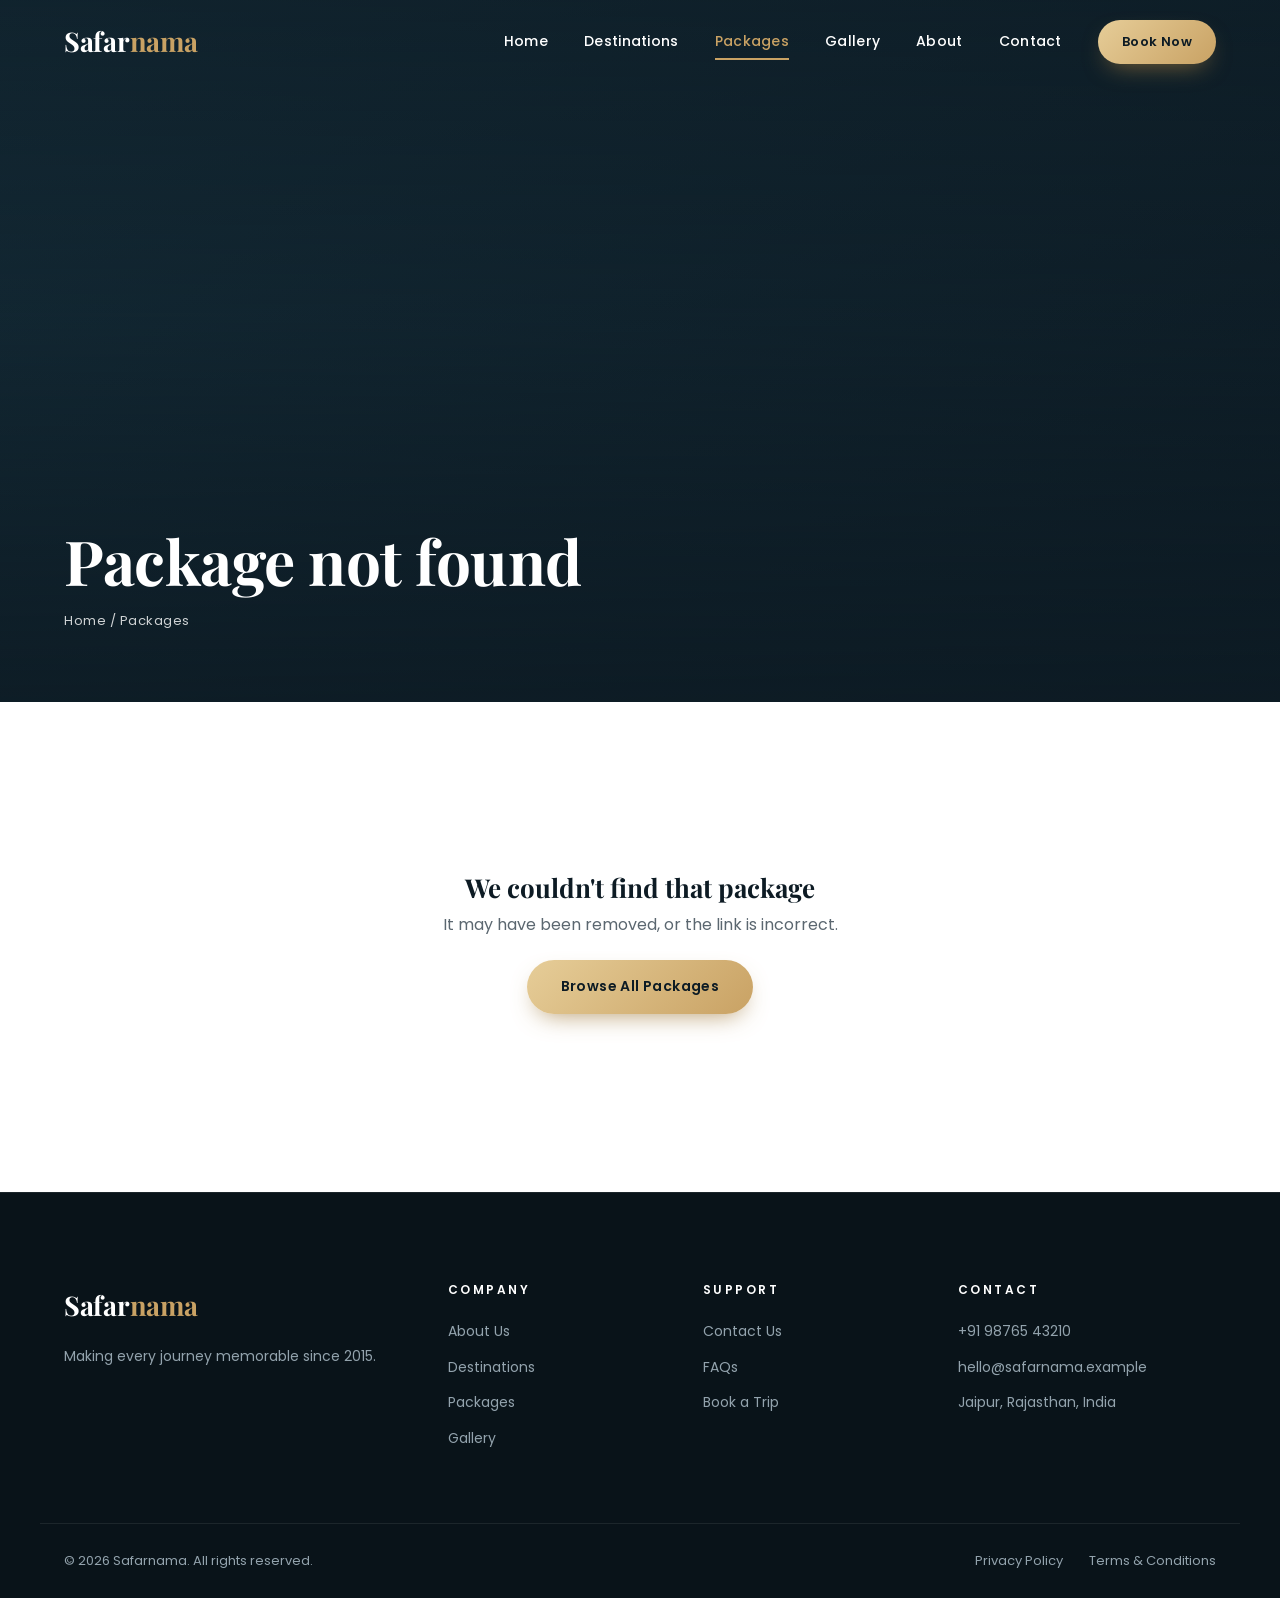
<file: package.html>
<!DOCTYPE html>
<html lang="en">
<head>
    <meta charset="UTF-8">
    <meta name="viewport" content="width=device-width, initial-scale=1.0">
    <title>Package Details | Safarnama</title>
    <meta name="description" content="Itinerary, inclusions and price for this Safarnama holiday package.">
    <link rel="preconnect" href="https://fonts.googleapis.com">
    <link rel="preconnect" href="https://fonts.gstatic.com" crossorigin>
    <link href="https://fonts.googleapis.com/css2?family=Playfair+Display:wght@600;700&family=Poppins:wght@400;500;600&display=swap" rel="stylesheet">
    <link rel="stylesheet" href="style.css">
</head>
<body>

    <!-- Header -->
    <header class="header" id="header">
        <div class="container nav">
            <a href="index.html" class="logo">Safar<span>nama</span></a>

            <nav class="nav-links" id="navLinks">
                <a href="index.html">Home</a>
                <a href="destinations.html">Destinations</a>
                <a href="packages.html" class="active">Packages</a>
                <a href="gallery.html">Gallery</a>
                <a href="about.html">About</a>
                <a href="contact.html">Contact</a>
                <a href="contact.html#enquiry" class="btn btn-small">Book Now</a>
            </nav>

            <button class="menu-toggle" id="menuToggle" aria-label="Toggle menu" aria-expanded="false">
                <span></span><span></span><span></span>
            </button>
        </div>
    </header>

    <!-- Banner (filled in by script.js from data.js) -->
    <section class="detail-hero" id="detailHero">
        <div class="container" id="detailHeroContent"></div>
    </section>

    <!-- Details -->
    <section class="section" id="packageDetail">
        <div class="container detail-layout">
            <div id="detailMain"></div>
            <aside id="detailAside"></aside>
        </div>
    </section>

    <!-- Shown when the id in the URL doesn't match a package -->
    <section class="section" id="notFound" hidden>
        <div class="container empty-state">
            <h3>We couldn't find that package</h3>
            <p>It may have been removed, or the link is incorrect.</p>
            <a href="packages.html" class="btn">Browse All Packages</a>
        </div>
    </section>

    <!-- Similar packages -->
    <section class="section section-alt" id="similarSection">
        <div class="container">
            <div class="section-head">
                <p class="eyebrow">You may also like</p>
                <h2>Similar packages</h2>
            </div>
            <div class="package-grid" id="similarList"></div>
        </div>
    </section>

    <!-- Footer -->
    <footer class="footer">
        <div class="container footer-grid">
            <div>
                <a href="index.html" class="logo">Safar<span>nama</span></a>
                <p>Making every journey memorable since 2015.</p>
            </div>
            <div>
                <h4>Company</h4>
                <a href="about.html">About Us</a>
                <a href="destinations.html">Destinations</a>
                <a href="packages.html">Packages</a>
                <a href="gallery.html">Gallery</a>
            </div>
            <div>
                <h4>Support</h4>
                <a href="contact.html">Contact Us</a>
                <a href="contact.html#faq">FAQs</a>
                <a href="contact.html#enquiry">Book a Trip</a>
            </div>
            <div>
                <h4>Contact</h4>
                <a href="tel:+919876543210">+91 98765 43210</a>
                <a href="mailto:hello@safarnama.example">hello@safarnama.example</a>
                <span>Jaipur, Rajasthan, India</span>
            </div>
        </div>
        <div class="container footer-bottom">
            <p>&copy; <span id="year"></span> Safarnama. All rights reserved.</p>
            <p class="footer-legal"><a href="privacy.html">Privacy Policy</a><a href="terms.html">Terms &amp; Conditions</a></p>
        </div>
    </footer>

    <script src="data.js"></script>
    <script src="script.js"></script>
</body>
</html>
</file>
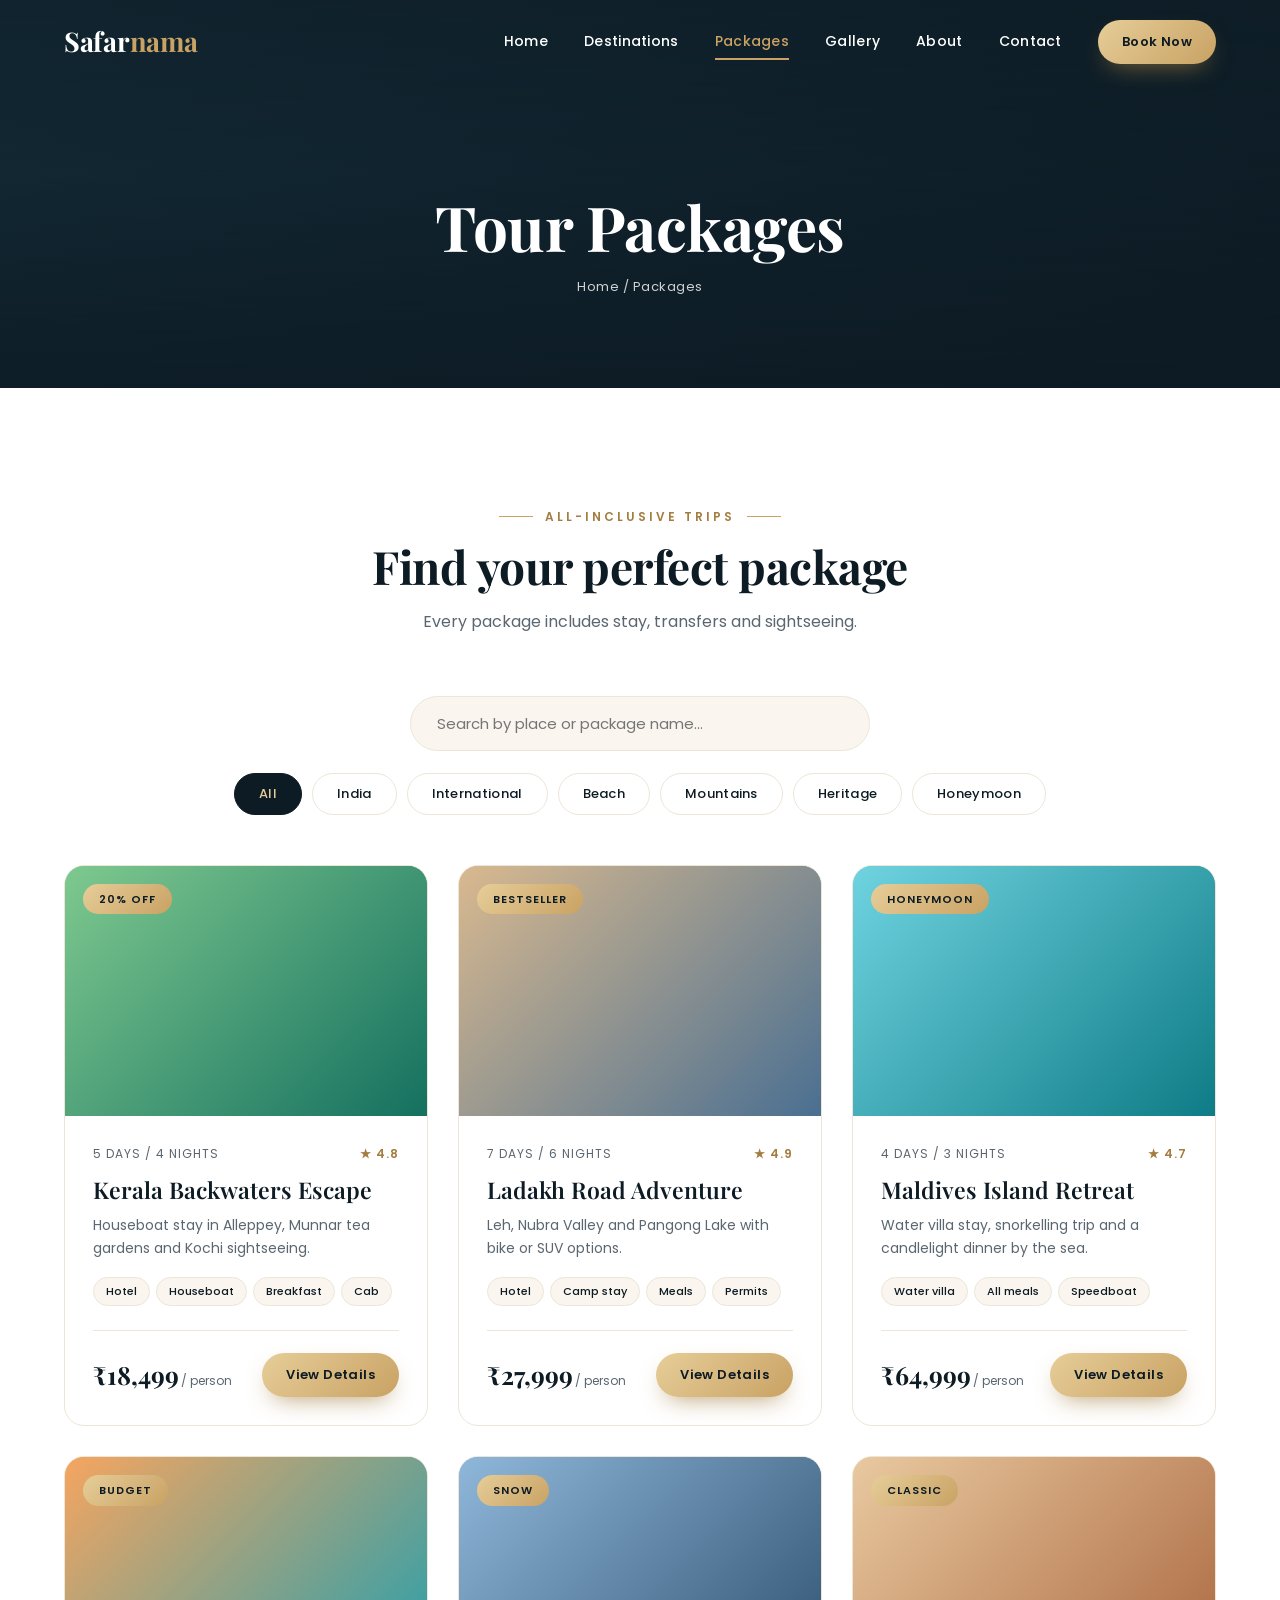
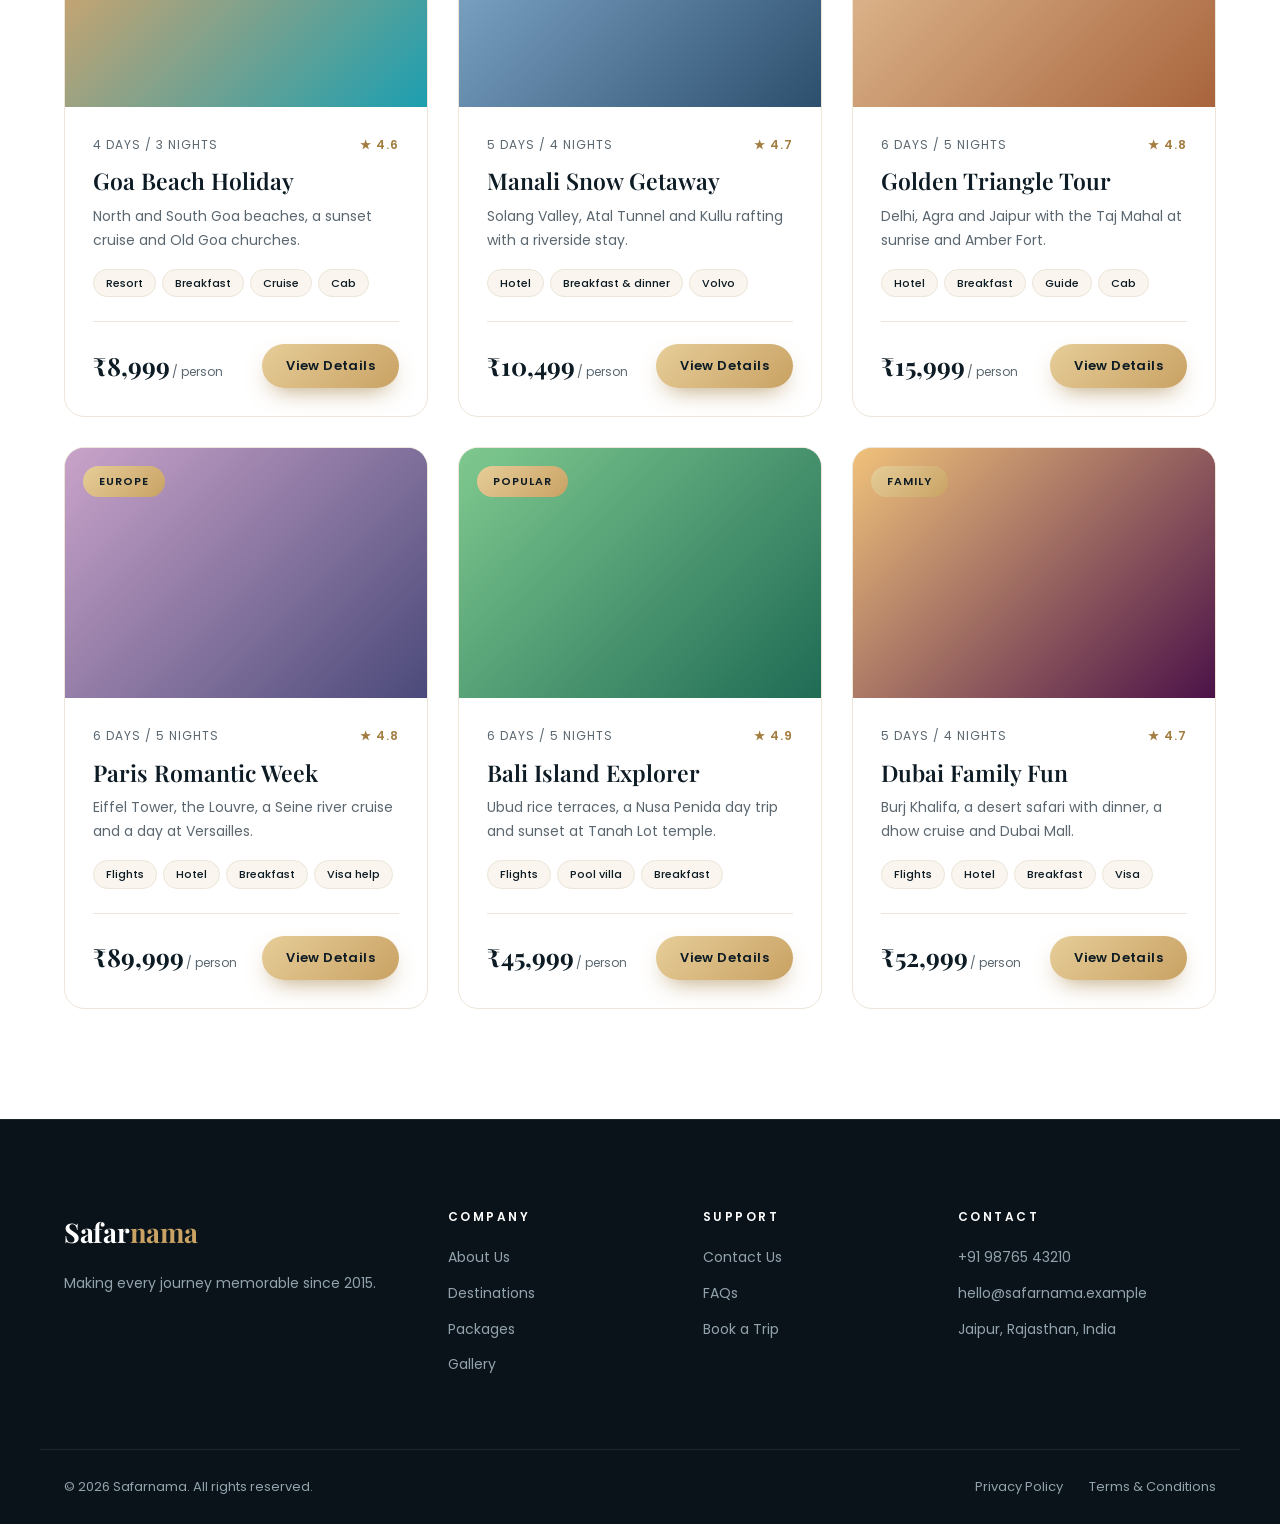
<file: packages.html>
<!DOCTYPE html>
<html lang="en">
<head>
    <meta charset="UTF-8">
    <meta name="viewport" content="width=device-width, initial-scale=1.0">
    <title>Tour Packages | Safarnama</title>
    <meta name="description" content="All-inclusive holiday packages from Safarnama with stays, transfers and sightseeing.">
    <link rel="preconnect" href="https://fonts.googleapis.com">
    <link rel="preconnect" href="https://fonts.gstatic.com" crossorigin>
    <link href="https://fonts.googleapis.com/css2?family=Playfair+Display:wght@600;700&family=Poppins:wght@400;500;600&display=swap" rel="stylesheet">
    <link rel="stylesheet" href="style.css">
</head>
<body>

    <!-- Header -->
    <header class="header" id="header">
        <div class="container nav">
            <a href="index.html" class="logo">Safar<span>nama</span></a>

            <nav class="nav-links" id="navLinks">
                <a href="index.html">Home</a>
                <a href="destinations.html">Destinations</a>
                <a href="packages.html" class="active">Packages</a>
                <a href="gallery.html">Gallery</a>
                <a href="about.html">About</a>
                <a href="contact.html">Contact</a>
                <a href="contact.html#enquiry" class="btn btn-small">Book Now</a>
            </nav>

            <button class="menu-toggle" id="menuToggle" aria-label="Toggle menu" aria-expanded="false">
                <span></span><span></span><span></span>
            </button>
        </div>
    </header>

    <!-- Page banner -->
    <section class="page-hero">
        <div class="container">
            <h1>Tour Packages</h1>
            <p class="breadcrumb"><a href="index.html">Home</a> / Packages</p>
        </div>
    </section>

    <!-- Packages -->
    <section class="section">
        <div class="container">
            <div class="section-head">
                <p class="eyebrow">All-inclusive trips</p>
                <h2>Find your perfect package</h2>
                <p>Every package includes stay, transfers and sightseeing.</p>
            </div>

            <input type="search" class="filter-search" id="filterSearch" placeholder="Search by place or package name..." aria-label="Search packages">

            <div class="filter-bar">
                <button class="filter-btn active" data-filter="all">All</button>
                <button class="filter-btn" data-filter="india">India</button>
                <button class="filter-btn" data-filter="international">International</button>
                <button class="filter-btn" data-filter="beach">Beach</button>
                <button class="filter-btn" data-filter="mountains">Mountains</button>
                <button class="filter-btn" data-filter="heritage">Heritage</button>
                <button class="filter-btn" data-filter="honeymoon">Honeymoon</button>
            </div>

            <!-- Cards are built by script.js from data.js -->
            <div class="package-grid" id="filterList" data-packages="all"></div>

            <div class="empty-state" id="emptyState" hidden>
                <h3>No packages found</h3>
                <p>We don't have a ready package for this yet, but we can plan a custom trip for you.</p>
                <a href="contact.html?package=Custom%20Trip#enquiry" class="btn">Request a Custom Trip</a>
            </div>
        </div>
    </section>

    <!-- Footer -->
    <footer class="footer">
        <div class="container footer-grid">
            <div>
                <a href="index.html" class="logo">Safar<span>nama</span></a>
                <p>Making every journey memorable since 2015.</p>
            </div>
            <div>
                <h4>Company</h4>
                <a href="about.html">About Us</a>
                <a href="destinations.html">Destinations</a>
                <a href="packages.html">Packages</a>
                <a href="gallery.html">Gallery</a>
            </div>
            <div>
                <h4>Support</h4>
                <a href="contact.html">Contact Us</a>
                <a href="contact.html#faq">FAQs</a>
                <a href="contact.html#enquiry">Book a Trip</a>
            </div>
            <div>
                <h4>Contact</h4>
                <a href="tel:+919876543210">+91 98765 43210</a>
                <a href="mailto:hello@safarnama.example">hello@safarnama.example</a>
                <span>Jaipur, Rajasthan, India</span>
            </div>
        </div>
        <div class="container footer-bottom">
            <p>&copy; <span id="year"></span> Safarnama. All rights reserved.</p>
            <p class="footer-legal"><a href="privacy.html">Privacy Policy</a><a href="terms.html">Terms &amp; Conditions</a></p>
        </div>
    </footer>

    <script src="data.js"></script>
    <script src="script.js"></script>
</body>
</html>
</file>
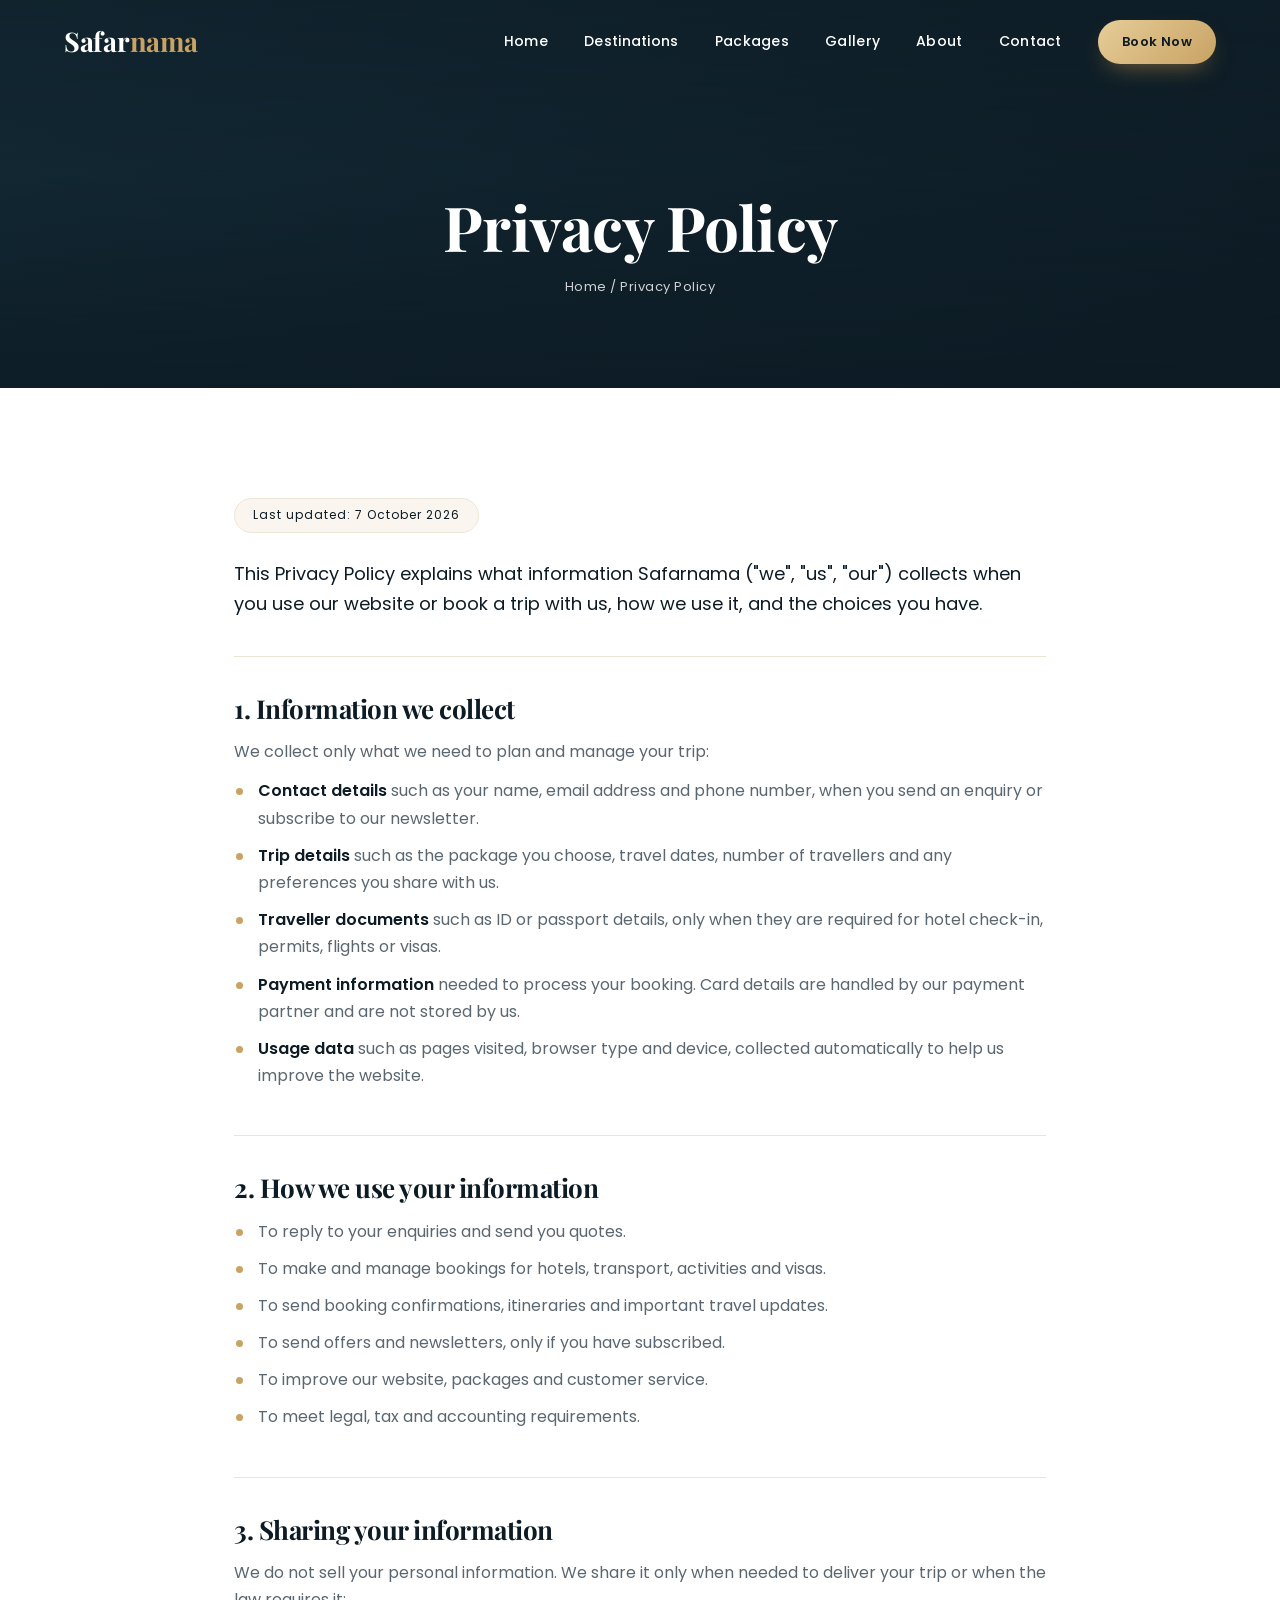
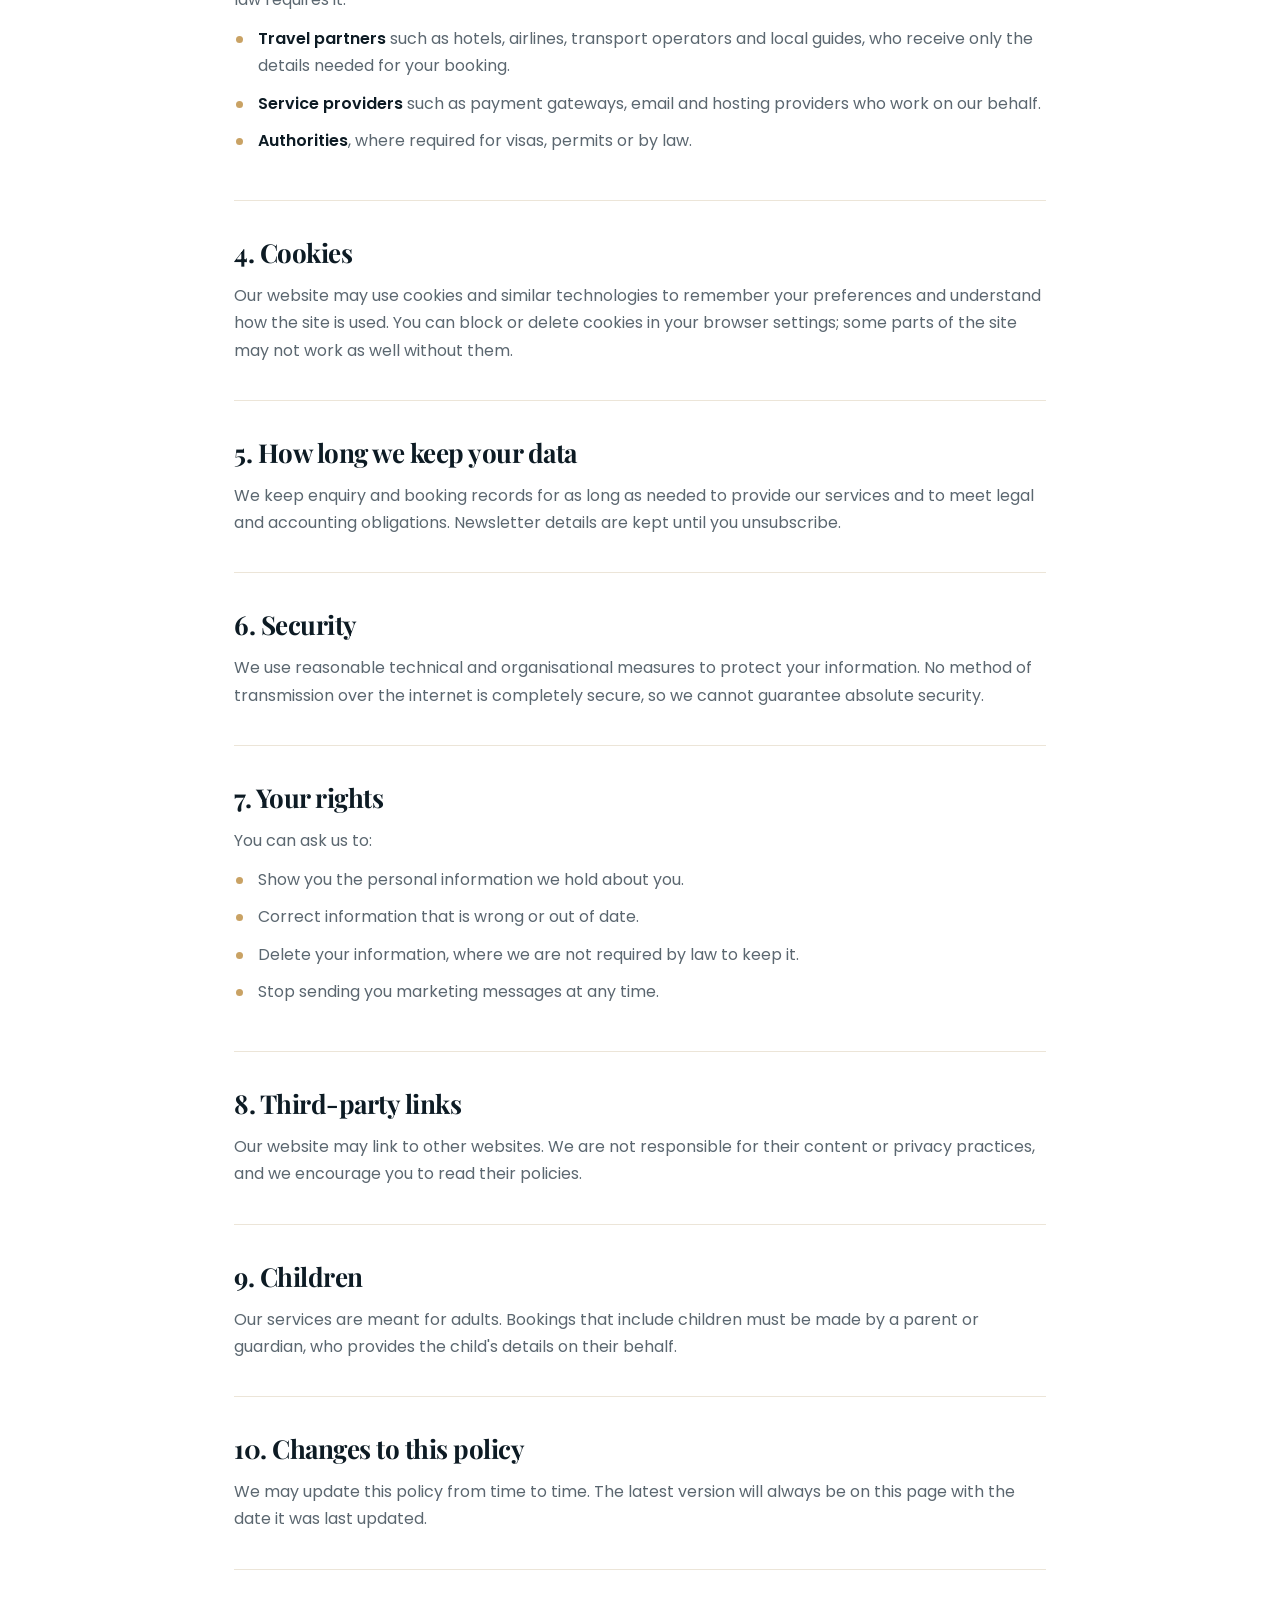
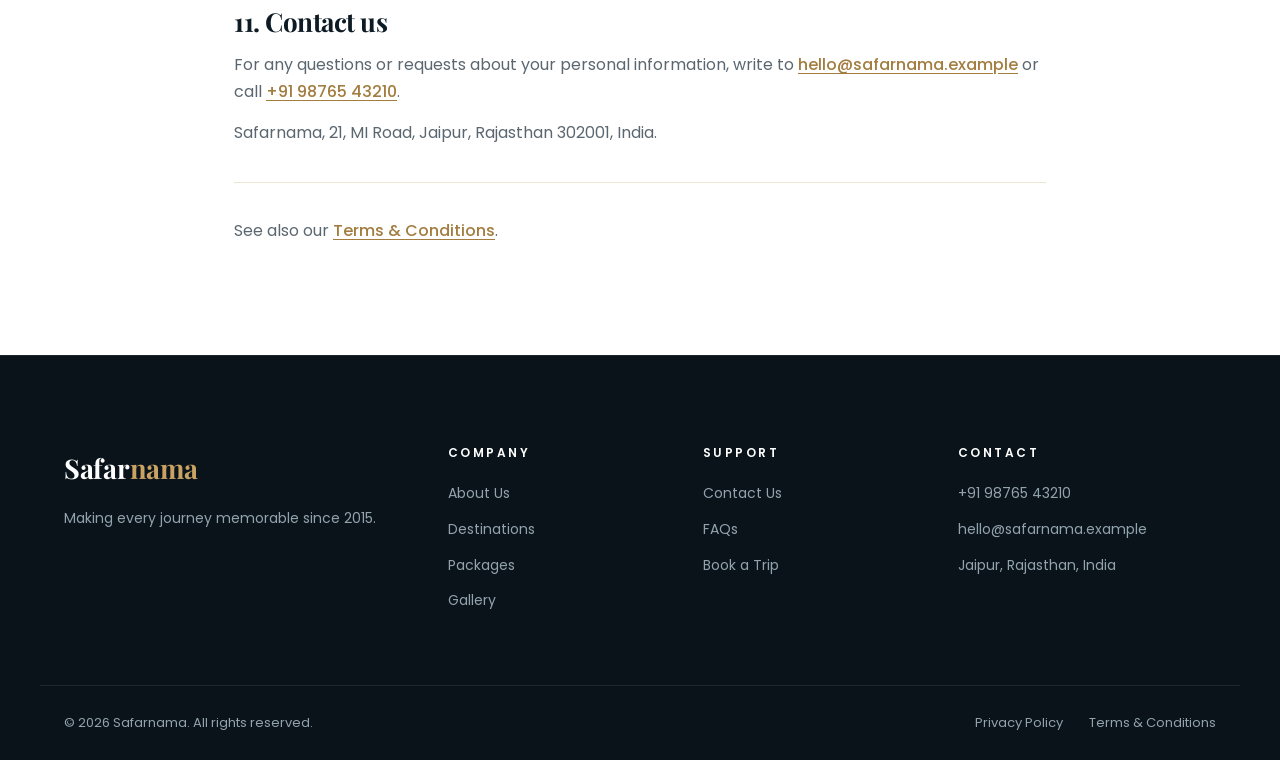
<file: privacy.html>
<!DOCTYPE html>
<html lang="en">
<head>
    <meta charset="UTF-8">
    <meta name="viewport" content="width=device-width, initial-scale=1.0">
    <title>Privacy Policy | Safarnama</title>
    <meta name="description" content="How Safarnama collects, uses and protects your personal information.">
    <link rel="preconnect" href="https://fonts.googleapis.com">
    <link rel="preconnect" href="https://fonts.gstatic.com" crossorigin>
    <link href="https://fonts.googleapis.com/css2?family=Playfair+Display:wght@600;700&family=Poppins:wght@400;500;600&display=swap" rel="stylesheet">
    <link rel="stylesheet" href="style.css">
</head>
<body>

    <!-- Header -->
    <header class="header" id="header">
        <div class="container nav">
            <a href="index.html" class="logo">Safar<span>nama</span></a>

            <nav class="nav-links" id="navLinks">
                <a href="index.html">Home</a>
                <a href="destinations.html">Destinations</a>
                <a href="packages.html">Packages</a>
                <a href="gallery.html">Gallery</a>
                <a href="about.html">About</a>
                <a href="contact.html">Contact</a>
                <a href="contact.html#enquiry" class="btn btn-small">Book Now</a>
            </nav>

            <button class="menu-toggle" id="menuToggle" aria-label="Toggle menu" aria-expanded="false">
                <span></span><span></span><span></span>
            </button>
        </div>
    </header>

    <!-- Page banner -->
    <section class="page-hero">
        <div class="container">
            <h1>Privacy Policy</h1>
            <p class="breadcrumb"><a href="index.html">Home</a> / Privacy Policy</p>
        </div>
    </section>

    <!-- Policy -->
    <section class="section">
        <div class="container legal">
            <p class="legal-updated">Last updated: 7 October 2026</p>

            <p class="legal-intro">This Privacy Policy explains what information Safarnama ("we", "us", "our") collects when you use our website or book a trip with us, how we use it, and the choices you have.</p>

            <div class="legal-block">
                <h2>1. Information we collect</h2>
                <p>We collect only what we need to plan and manage your trip:</p>
                <ul>
                    <li><strong>Contact details</strong> such as your name, email address and phone number, when you send an enquiry or subscribe to our newsletter.</li>
                    <li><strong>Trip details</strong> such as the package you choose, travel dates, number of travellers and any preferences you share with us.</li>
                    <li><strong>Traveller documents</strong> such as ID or passport details, only when they are required for hotel check-in, permits, flights or visas.</li>
                    <li><strong>Payment information</strong> needed to process your booking. Card details are handled by our payment partner and are not stored by us.</li>
                    <li><strong>Usage data</strong> such as pages visited, browser type and device, collected automatically to help us improve the website.</li>
                </ul>
            </div>

            <div class="legal-block">
                <h2>2. How we use your information</h2>
                <ul>
                    <li>To reply to your enquiries and send you quotes.</li>
                    <li>To make and manage bookings for hotels, transport, activities and visas.</li>
                    <li>To send booking confirmations, itineraries and important travel updates.</li>
                    <li>To send offers and newsletters, only if you have subscribed.</li>
                    <li>To improve our website, packages and customer service.</li>
                    <li>To meet legal, tax and accounting requirements.</li>
                </ul>
            </div>

            <div class="legal-block">
                <h2>3. Sharing your information</h2>
                <p>We do not sell your personal information. We share it only when needed to deliver your trip or when the law requires it:</p>
                <ul>
                    <li><strong>Travel partners</strong> such as hotels, airlines, transport operators and local guides, who receive only the details needed for your booking.</li>
                    <li><strong>Service providers</strong> such as payment gateways, email and hosting providers who work on our behalf.</li>
                    <li><strong>Authorities</strong>, where required for visas, permits or by law.</li>
                </ul>
            </div>

            <div class="legal-block">
                <h2>4. Cookies</h2>
                <p>Our website may use cookies and similar technologies to remember your preferences and understand how the site is used. You can block or delete cookies in your browser settings; some parts of the site may not work as well without them.</p>
            </div>

            <div class="legal-block">
                <h2>5. How long we keep your data</h2>
                <p>We keep enquiry and booking records for as long as needed to provide our services and to meet legal and accounting obligations. Newsletter details are kept until you unsubscribe.</p>
            </div>

            <div class="legal-block">
                <h2>6. Security</h2>
                <p>We use reasonable technical and organisational measures to protect your information. No method of transmission over the internet is completely secure, so we cannot guarantee absolute security.</p>
            </div>

            <div class="legal-block">
                <h2>7. Your rights</h2>
                <p>You can ask us to:</p>
                <ul>
                    <li>Show you the personal information we hold about you.</li>
                    <li>Correct information that is wrong or out of date.</li>
                    <li>Delete your information, where we are not required by law to keep it.</li>
                    <li>Stop sending you marketing messages at any time.</li>
                </ul>
            </div>

            <div class="legal-block">
                <h2>8. Third-party links</h2>
                <p>Our website may link to other websites. We are not responsible for their content or privacy practices, and we encourage you to read their policies.</p>
            </div>

            <div class="legal-block">
                <h2>9. Children</h2>
                <p>Our services are meant for adults. Bookings that include children must be made by a parent or guardian, who provides the child's details on their behalf.</p>
            </div>

            <div class="legal-block">
                <h2>10. Changes to this policy</h2>
                <p>We may update this policy from time to time. The latest version will always be on this page with the date it was last updated.</p>
            </div>

            <div class="legal-block">
                <h2>11. Contact us</h2>
                <p>For any questions or requests about your personal information, write to <a href="mailto:hello@safarnama.example">hello@safarnama.example</a> or call <a href="tel:+919876543210">+91 98765 43210</a>.</p>
                <p>Safarnama, 21, MI Road, Jaipur, Rajasthan 302001, India.</p>
            </div>

            <p class="legal-also">See also our <a href="terms.html">Terms &amp; Conditions</a>.</p>
        </div>
    </section>

    <!-- Footer -->
    <footer class="footer">
        <div class="container footer-grid">
            <div>
                <a href="index.html" class="logo">Safar<span>nama</span></a>
                <p>Making every journey memorable since 2015.</p>
            </div>
            <div>
                <h4>Company</h4>
                <a href="about.html">About Us</a>
                <a href="destinations.html">Destinations</a>
                <a href="packages.html">Packages</a>
                <a href="gallery.html">Gallery</a>
            </div>
            <div>
                <h4>Support</h4>
                <a href="contact.html">Contact Us</a>
                <a href="contact.html#faq">FAQs</a>
                <a href="contact.html#enquiry">Book a Trip</a>
            </div>
            <div>
                <h4>Contact</h4>
                <a href="tel:+919876543210">+91 98765 43210</a>
                <a href="mailto:hello@safarnama.example">hello@safarnama.example</a>
                <span>Jaipur, Rajasthan, India</span>
            </div>
        </div>
        <div class="container footer-bottom">
            <p>&copy; <span id="year"></span> Safarnama. All rights reserved.</p>
            <p class="footer-legal"><a href="privacy.html">Privacy Policy</a><a href="terms.html">Terms &amp; Conditions</a></p>
        </div>
    </footer>

    <script src="script.js"></script>
</body>
</html>
</file>
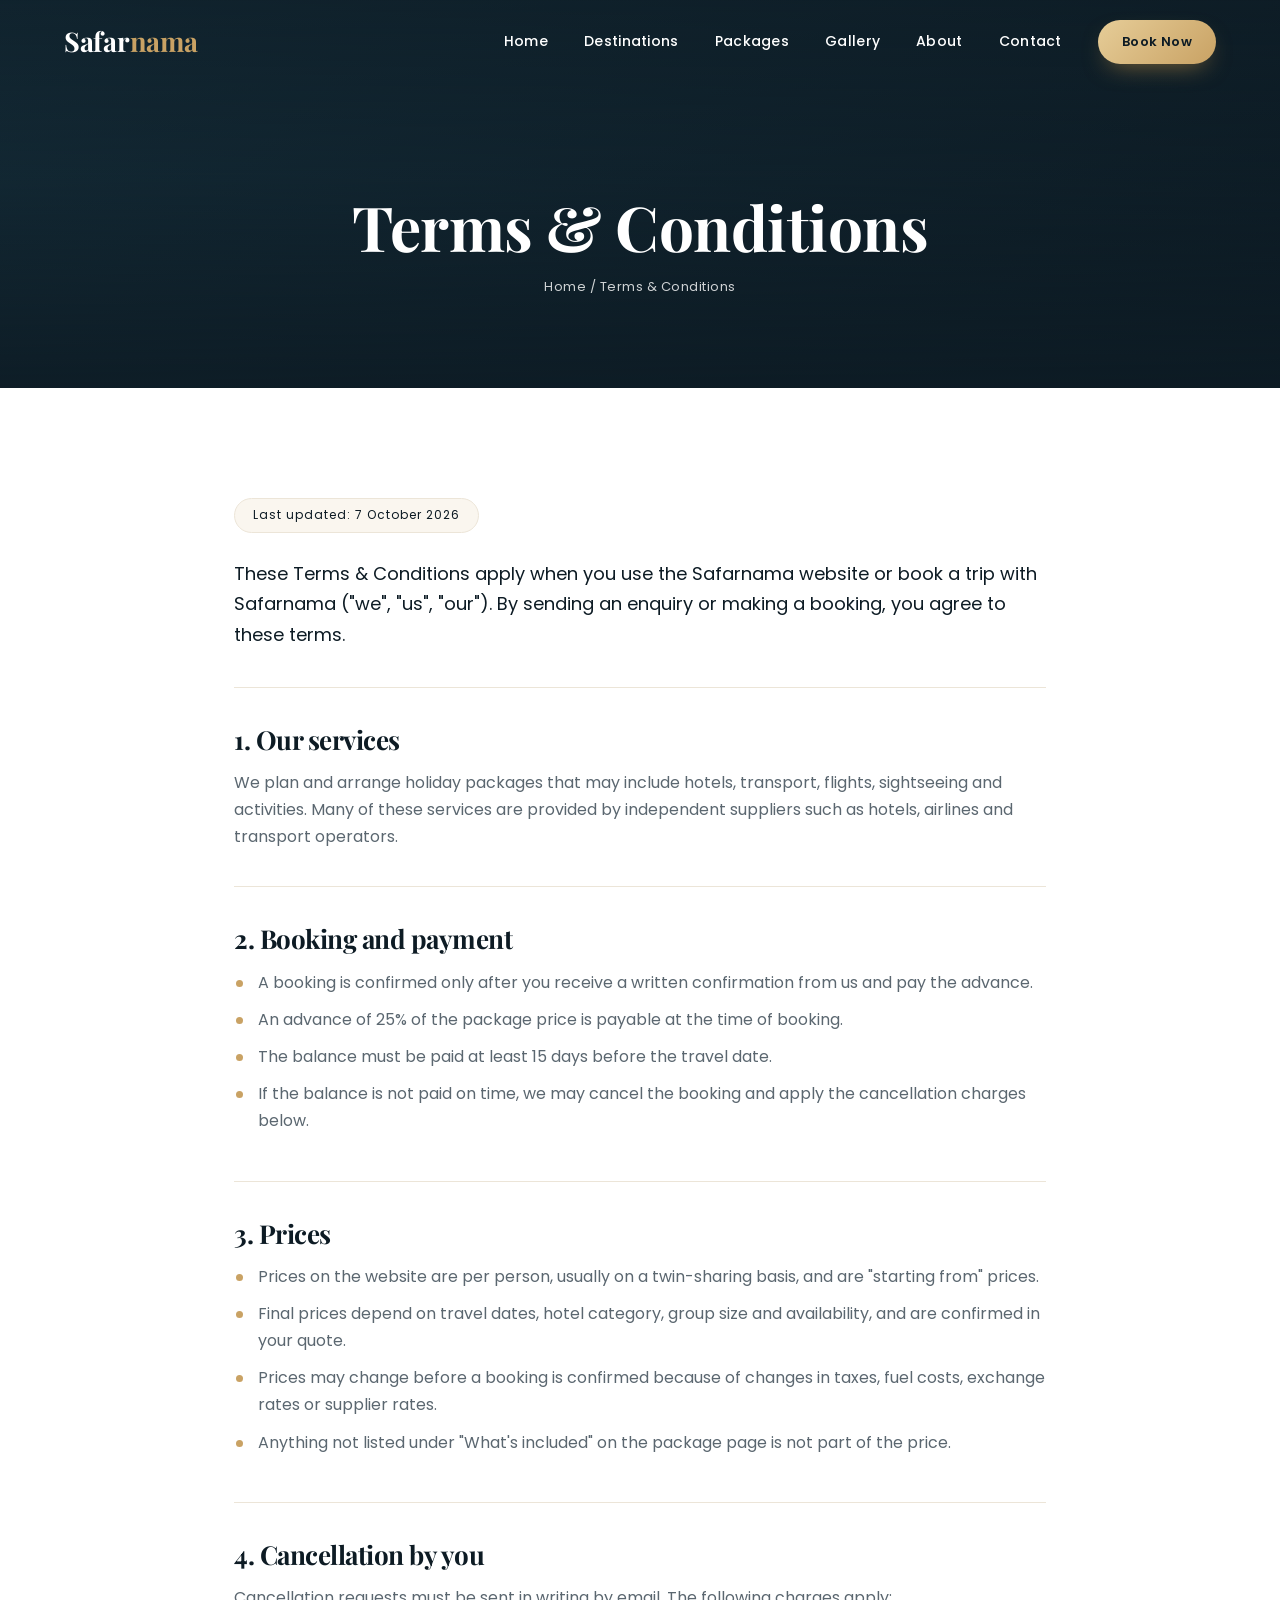
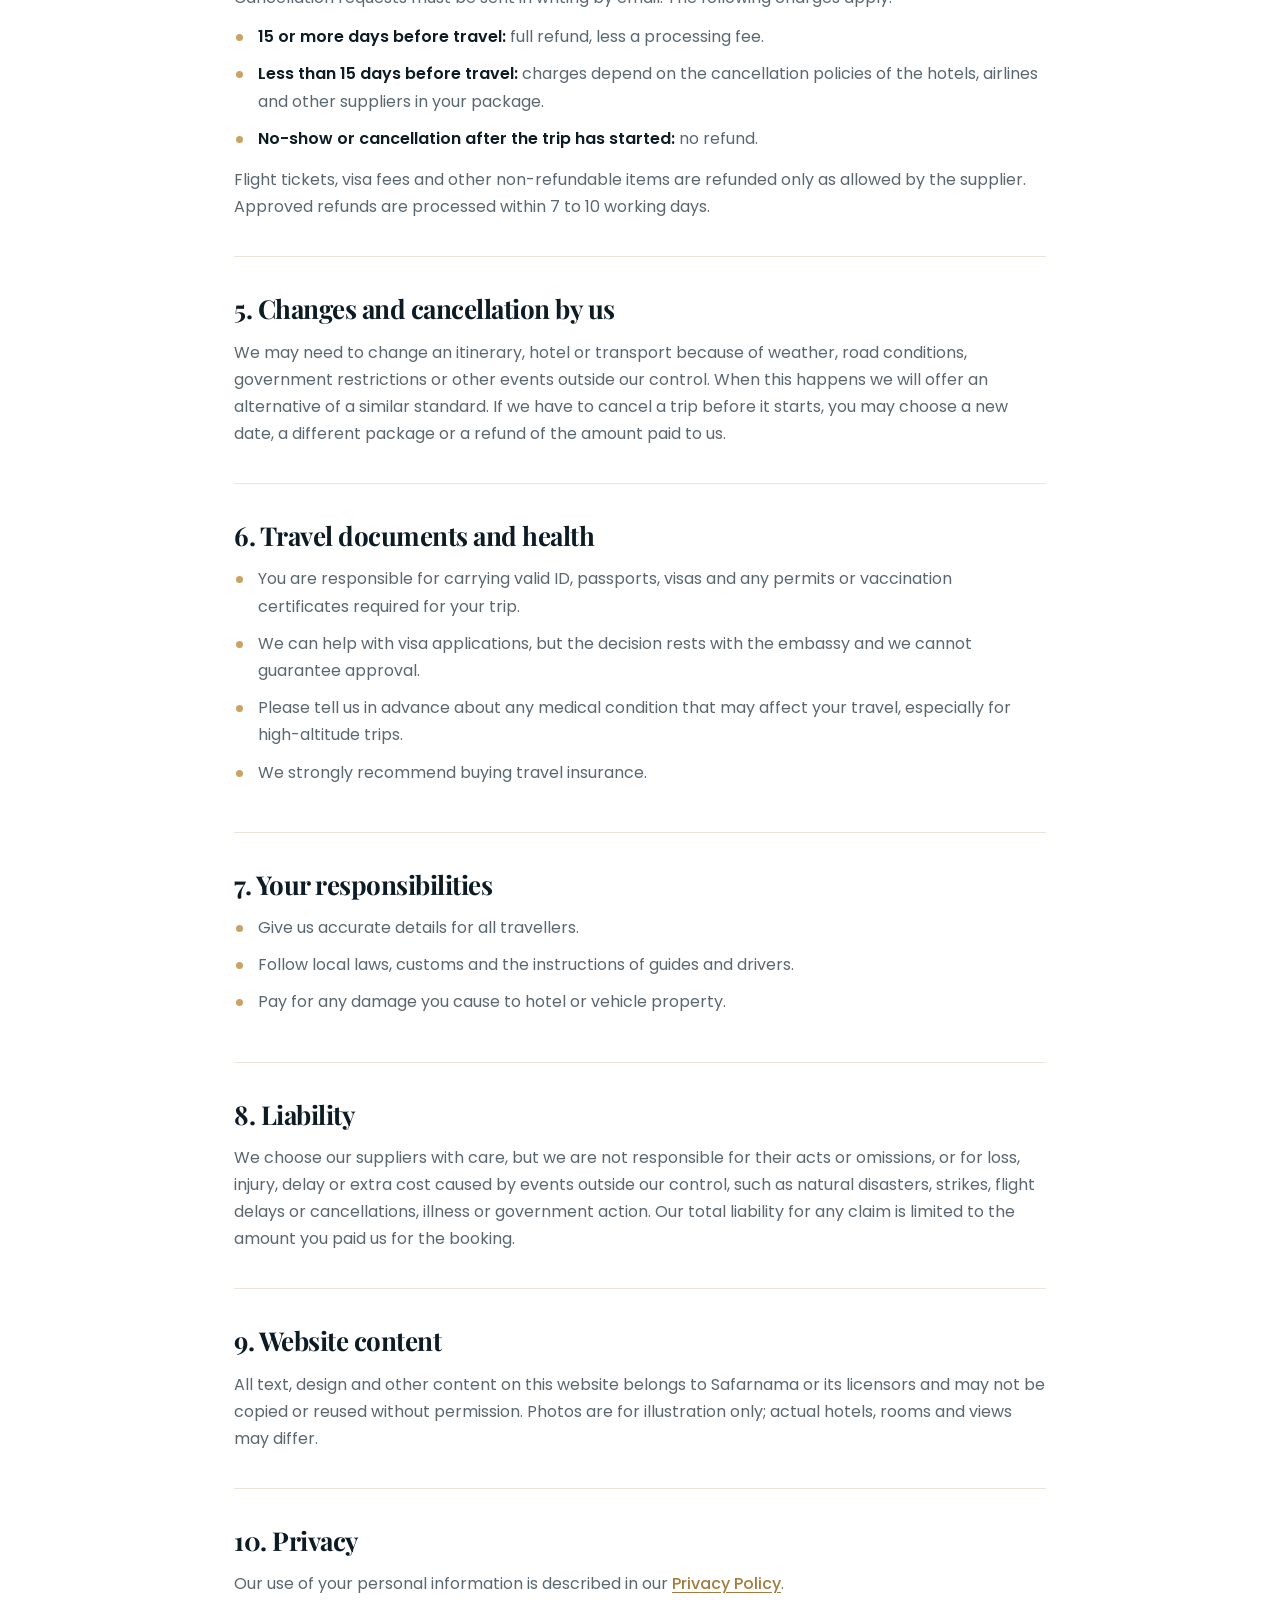
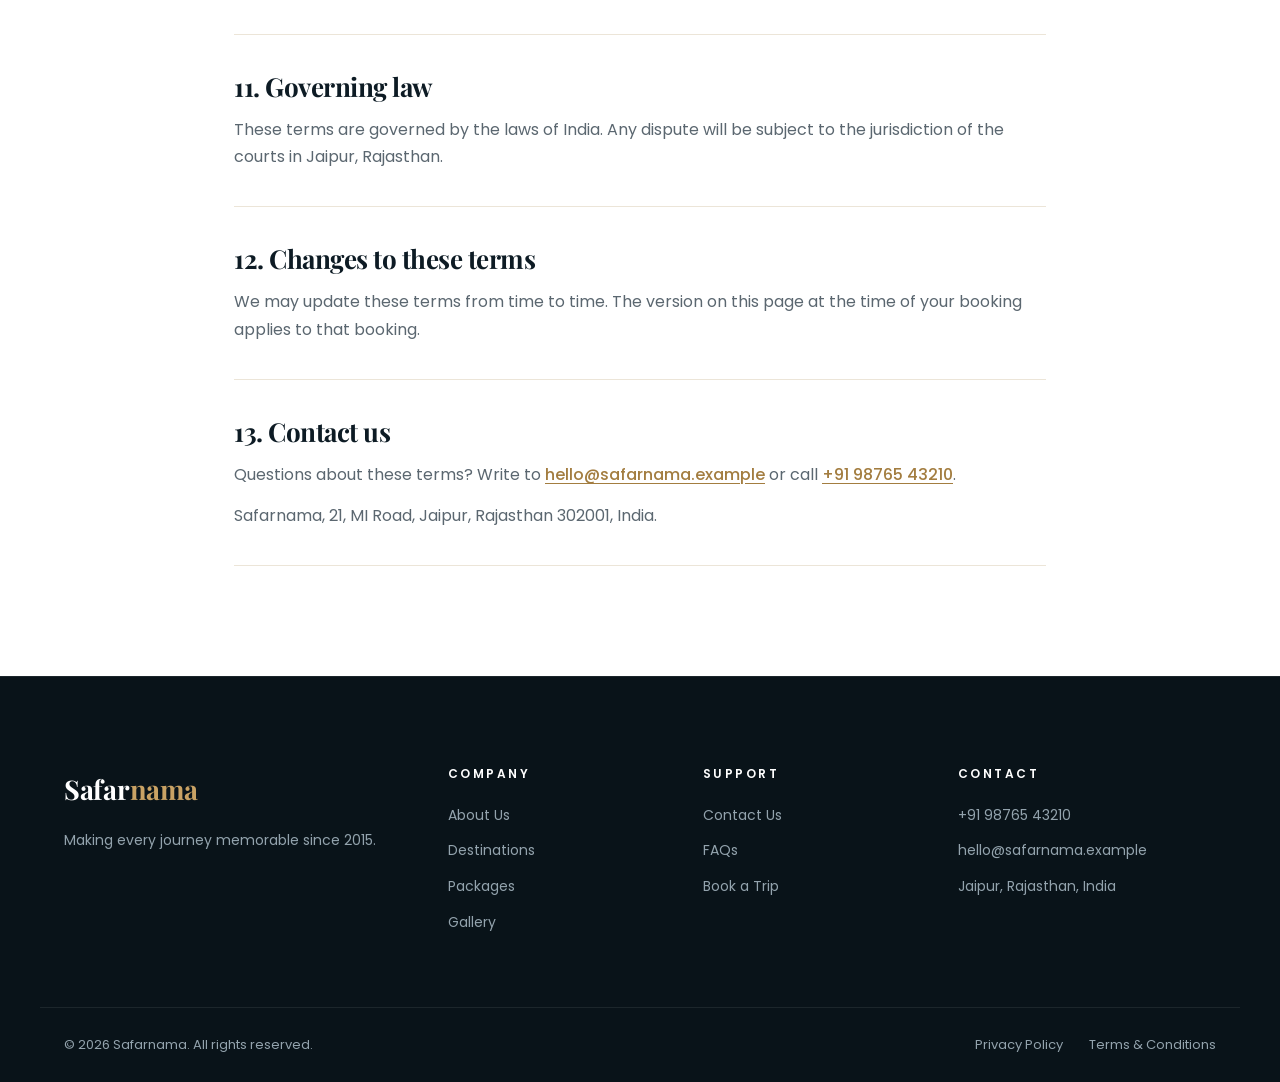
<file: terms.html>
<!DOCTYPE html>
<html lang="en">
<head>
    <meta charset="UTF-8">
    <meta name="viewport" content="width=device-width, initial-scale=1.0">
    <title>Terms &amp; Conditions | Safarnama</title>
    <meta name="description" content="The terms that apply when you use the Safarnama website or book a trip with us.">
    <link rel="preconnect" href="https://fonts.googleapis.com">
    <link rel="preconnect" href="https://fonts.gstatic.com" crossorigin>
    <link href="https://fonts.googleapis.com/css2?family=Playfair+Display:wght@600;700&family=Poppins:wght@400;500;600&display=swap" rel="stylesheet">
    <link rel="stylesheet" href="style.css">
</head>
<body>

    <!-- Header -->
    <header class="header" id="header">
        <div class="container nav">
            <a href="index.html" class="logo">Safar<span>nama</span></a>

            <nav class="nav-links" id="navLinks">
                <a href="index.html">Home</a>
                <a href="destinations.html">Destinations</a>
                <a href="packages.html">Packages</a>
                <a href="gallery.html">Gallery</a>
                <a href="about.html">About</a>
                <a href="contact.html">Contact</a>
                <a href="contact.html#enquiry" class="btn btn-small">Book Now</a>
            </nav>

            <button class="menu-toggle" id="menuToggle" aria-label="Toggle menu" aria-expanded="false">
                <span></span><span></span><span></span>
            </button>
        </div>
    </header>

    <!-- Page banner -->
    <section class="page-hero">
        <div class="container">
            <h1>Terms &amp; Conditions</h1>
            <p class="breadcrumb"><a href="index.html">Home</a> / Terms &amp; Conditions</p>
        </div>
    </section>

    <!-- Terms -->
    <section class="section">
        <div class="container legal">
            <p class="legal-updated">Last updated: 7 October 2026</p>

            <p class="legal-intro">These Terms &amp; Conditions apply when you use the Safarnama website or book a trip with Safarnama ("we", "us", "our"). By sending an enquiry or making a booking, you agree to these terms.</p>

            <div class="legal-block">
                <h2>1. Our services</h2>
                <p>We plan and arrange holiday packages that may include hotels, transport, flights, sightseeing and activities. Many of these services are provided by independent suppliers such as hotels, airlines and transport operators.</p>
            </div>

            <div class="legal-block">
                <h2>2. Booking and payment</h2>
                <ul>
                    <li>A booking is confirmed only after you receive a written confirmation from us and pay the advance.</li>
                    <li>An advance of 25% of the package price is payable at the time of booking.</li>
                    <li>The balance must be paid at least 15 days before the travel date.</li>
                    <li>If the balance is not paid on time, we may cancel the booking and apply the cancellation charges below.</li>
                </ul>
            </div>

            <div class="legal-block">
                <h2>3. Prices</h2>
                <ul>
                    <li>Prices on the website are per person, usually on a twin-sharing basis, and are "starting from" prices.</li>
                    <li>Final prices depend on travel dates, hotel category, group size and availability, and are confirmed in your quote.</li>
                    <li>Prices may change before a booking is confirmed because of changes in taxes, fuel costs, exchange rates or supplier rates.</li>
                    <li>Anything not listed under "What's included" on the package page is not part of the price.</li>
                </ul>
            </div>

            <div class="legal-block">
                <h2>4. Cancellation by you</h2>
                <p>Cancellation requests must be sent in writing by email. The following charges apply:</p>
                <ul>
                    <li><strong>15 or more days before travel:</strong> full refund, less a processing fee.</li>
                    <li><strong>Less than 15 days before travel:</strong> charges depend on the cancellation policies of the hotels, airlines and other suppliers in your package.</li>
                    <li><strong>No-show or cancellation after the trip has started:</strong> no refund.</li>
                </ul>
                <p>Flight tickets, visa fees and other non-refundable items are refunded only as allowed by the supplier. Approved refunds are processed within 7 to 10 working days.</p>
            </div>

            <div class="legal-block">
                <h2>5. Changes and cancellation by us</h2>
                <p>We may need to change an itinerary, hotel or transport because of weather, road conditions, government restrictions or other events outside our control. When this happens we will offer an alternative of a similar standard. If we have to cancel a trip before it starts, you may choose a new date, a different package or a refund of the amount paid to us.</p>
            </div>

            <div class="legal-block">
                <h2>6. Travel documents and health</h2>
                <ul>
                    <li>You are responsible for carrying valid ID, passports, visas and any permits or vaccination certificates required for your trip.</li>
                    <li>We can help with visa applications, but the decision rests with the embassy and we cannot guarantee approval.</li>
                    <li>Please tell us in advance about any medical condition that may affect your travel, especially for high-altitude trips.</li>
                    <li>We strongly recommend buying travel insurance.</li>
                </ul>
            </div>

            <div class="legal-block">
                <h2>7. Your responsibilities</h2>
                <ul>
                    <li>Give us accurate details for all travellers.</li>
                    <li>Follow local laws, customs and the instructions of guides and drivers.</li>
                    <li>Pay for any damage you cause to hotel or vehicle property.</li>
                </ul>
            </div>

            <div class="legal-block">
                <h2>8. Liability</h2>
                <p>We choose our suppliers with care, but we are not responsible for their acts or omissions, or for loss, injury, delay or extra cost caused by events outside our control, such as natural disasters, strikes, flight delays or cancellations, illness or government action. Our total liability for any claim is limited to the amount you paid us for the booking.</p>
            </div>

            <div class="legal-block">
                <h2>9. Website content</h2>
                <p>All text, design and other content on this website belongs to Safarnama or its licensors and may not be copied or reused without permission. Photos are for illustration only; actual hotels, rooms and views may differ.</p>
            </div>

            <div class="legal-block">
                <h2>10. Privacy</h2>
                <p>Our use of your personal information is described in our <a href="privacy.html">Privacy Policy</a>.</p>
            </div>

            <div class="legal-block">
                <h2>11. Governing law</h2>
                <p>These terms are governed by the laws of India. Any dispute will be subject to the jurisdiction of the courts in Jaipur, Rajasthan.</p>
            </div>

            <div class="legal-block">
                <h2>12. Changes to these terms</h2>
                <p>We may update these terms from time to time. The version on this page at the time of your booking applies to that booking.</p>
            </div>

            <div class="legal-block">
                <h2>13. Contact us</h2>
                <p>Questions about these terms? Write to <a href="mailto:hello@safarnama.example">hello@safarnama.example</a> or call <a href="tel:+919876543210">+91 98765 43210</a>.</p>
                <p>Safarnama, 21, MI Road, Jaipur, Rajasthan 302001, India.</p>
            </div>
        </div>
    </section>

    <!-- Footer -->
    <footer class="footer">
        <div class="container footer-grid">
            <div>
                <a href="index.html" class="logo">Safar<span>nama</span></a>
                <p>Making every journey memorable since 2015.</p>
            </div>
            <div>
                <h4>Company</h4>
                <a href="about.html">About Us</a>
                <a href="destinations.html">Destinations</a>
                <a href="packages.html">Packages</a>
                <a href="gallery.html">Gallery</a>
            </div>
            <div>
                <h4>Support</h4>
                <a href="contact.html">Contact Us</a>
                <a href="contact.html#faq">FAQs</a>
                <a href="contact.html#enquiry">Book a Trip</a>
            </div>
            <div>
                <h4>Contact</h4>
                <a href="tel:+919876543210">+91 98765 43210</a>
                <a href="mailto:hello@safarnama.example">hello@safarnama.example</a>
                <span>Jaipur, Rajasthan, India</span>
            </div>
        </div>
        <div class="container footer-bottom">
            <p>&copy; <span id="year"></span> Safarnama. All rights reserved.</p>
            <p class="footer-legal"><a href="privacy.html">Privacy Policy</a><a href="terms.html">Terms &amp; Conditions</a></p>
        </div>
    </footer>

    <script src="script.js"></script>
</body>
</html>
</file>
<file: style.css>
:root {
    --ink: #0d1b24;
    --ink-soft: #16303d;
    --gold: #c9a264;
    --gold-light: #e6cd98;
    --gold-dark: #a37d40;
    --teal: #1a6b6b;
    --cream: #faf6ef;
    --text: #5b6770;
    --white: #ffffff;
    --border: #ece5d8;
    --radius: 20px;
    --shadow: 0 24px 60px -20px rgba(13, 27, 36, 0.28);
    --shadow-soft: 0 10px 30px -12px rgba(13, 27, 36, 0.14);
    --ease: cubic-bezier(0.2, 0.7, 0.2, 1);
}

* {
    margin: 0;
    padding: 0;
    box-sizing: border-box;
}

html {
    scroll-behavior: smooth;
    scroll-padding-top: 90px;
}

body {
    font-family: 'Poppins', Arial, sans-serif;
    color: var(--text);
    background: var(--white);
    line-height: 1.7;
    -webkit-font-smoothing: antialiased;
    animation: pageIn 0.6s ease both;
}

h1, h2, h3, h4 {
    color: var(--ink);
    line-height: 1.2;
}

h1, h2 {
    font-family: 'Playfair Display', Georgia, serif;
    letter-spacing: -0.5px;
}

a {
    text-decoration: none;
    color: inherit;
}

::selection {
    background: var(--gold);
    color: var(--ink);
}

:focus-visible {
    outline: 2px solid var(--gold);
    outline-offset: 3px;
}

[hidden] {
    display: none !important;
}

.container {
    width: 100%;
    max-width: 1200px;
    margin: 0 auto;
    padding: 0 24px;
}

/* ---------- Animations ---------- */

@keyframes pageIn {
    from { opacity: 0; }
    to { opacity: 1; }
}

@keyframes fadeUp {
    from { opacity: 0; transform: translateY(30px); }
    to { opacity: 1; transform: translateY(0); }
}

@keyframes kenBurns {
    from { transform: scale(1.18); }
    to { transform: scale(1); }
}

/* Added by script.js, removed again once the element has appeared */
.reveal {
    opacity: 0;
    transform: translateY(36px);
    transition: opacity 0.9s var(--ease) var(--delay, 0ms), transform 0.9s var(--ease) var(--delay, 0ms) !important;
}

.reveal.is-visible {
    opacity: 1;
    transform: translateY(0);
}

.filtering > *:not([hidden]) {
    animation: fadeUp 0.5s var(--ease) both;
}

/* ---------- Buttons ---------- */

.btn {
    position: relative;
    display: inline-block;
    padding: 15px 34px;
    border: none;
    border-radius: 50px;
    overflow: hidden;
    background: linear-gradient(135deg, var(--gold-light), var(--gold));
    color: var(--ink);
    font-family: inherit;
    font-size: 14px;
    font-weight: 600;
    letter-spacing: 0.4px;
    text-align: center;
    cursor: pointer;
    box-shadow: 0 10px 24px -10px rgba(163, 125, 64, 0.8);
    transition: transform 0.35s var(--ease), box-shadow 0.35s var(--ease), background 0.35s, color 0.35s;
}

/* Light sweep across the button on hover */
.btn::after {
    content: '';
    position: absolute;
    top: 0;
    left: -80%;
    width: 50%;
    height: 100%;
    background: linear-gradient(100deg, transparent, rgba(255, 255, 255, 0.55), transparent);
    transform: skewX(-20deg);
    transition: left 0.7s var(--ease);
}

.btn:hover {
    transform: translateY(-3px);
    box-shadow: 0 16px 30px -10px rgba(163, 125, 64, 0.9);
}

.btn:hover::after {
    left: 130%;
}

.btn:active {
    transform: translateY(-1px);
}

.btn-small {
    padding: 11px 24px;
    font-size: 13px;
}

.btn-block {
    display: block;
    width: 100%;
}

.btn-light {
    background: var(--white);
    box-shadow: 0 10px 24px -12px rgba(0, 0, 0, 0.5);
}

.btn-outline {
    background: transparent;
    color: var(--ink);
    box-shadow: inset 0 0 0 1.5px var(--ink);
}

.btn-outline:hover {
    background: var(--ink);
    color: var(--white);
    box-shadow: inset 0 0 0 1.5px var(--ink), 0 16px 30px -14px rgba(13, 27, 36, 0.7);
}

/* ---------- Header ---------- */

.header {
    position: fixed;
    top: 0;
    left: 0;
    width: 100%;
    z-index: 100;
    transition: background 0.4s, box-shadow 0.4s, backdrop-filter 0.4s;
}

.header.scrolled {
    background: rgba(255, 255, 255, 0.88);
    -webkit-backdrop-filter: blur(16px);
    backdrop-filter: blur(16px);
    box-shadow: 0 1px 0 var(--border), 0 12px 30px -20px rgba(13, 27, 36, 0.35);
}

.nav {
    display: flex;
    align-items: center;
    justify-content: space-between;
    height: 84px;
    transition: height 0.4s var(--ease);
}

.header.scrolled .nav {
    height: 70px;
}

.logo {
    font-family: 'Playfair Display', Georgia, serif;
    font-size: 27px;
    font-weight: 700;
    letter-spacing: -0.3px;
    color: var(--white);
    transition: color 0.3s;
}

.logo span {
    color: var(--gold);
}

.header.scrolled .logo {
    color: var(--ink);
}

.nav-links {
    display: flex;
    align-items: center;
    gap: 36px;
}

.nav-links a:not(.btn) {
    position: relative;
    padding: 6px 0;
    color: var(--white);
    font-size: 14px;
    font-weight: 500;
    letter-spacing: 0.3px;
    transition: color 0.3s;
}

.nav-links a:not(.btn)::after {
    content: '';
    position: absolute;
    left: 0;
    bottom: 0;
    width: 100%;
    height: 1.5px;
    background: var(--gold);
    transform: scaleX(0);
    transform-origin: right;
    transition: transform 0.4s var(--ease);
}

.nav-links a:not(.btn):hover::after,
.nav-links a.active:not(.btn)::after {
    transform: scaleX(1);
    transform-origin: left;
}

.header.scrolled .nav-links a:not(.btn) {
    color: var(--ink);
}

.header .nav-links a.active:not(.btn),
.header .nav-links a:not(.btn):hover {
    color: var(--gold);
}

.header.scrolled .nav-links a.active:not(.btn),
.header.scrolled .nav-links a:not(.btn):hover {
    color: var(--gold-dark);
}

.menu-toggle {
    display: none;
    flex-direction: column;
    gap: 5px;
    padding: 8px;
    background: none;
    border: none;
    cursor: pointer;
}

.menu-toggle span {
    width: 26px;
    height: 2px;
    border-radius: 2px;
    background: var(--white);
    transition: transform 0.35s var(--ease), opacity 0.3s, background 0.3s;
}

.header.scrolled .menu-toggle span,
.header.menu-open .menu-toggle span {
    background: var(--ink);
}

.header.menu-open .menu-toggle span:nth-child(1) { transform: translateY(7px) rotate(45deg); }
.header.menu-open .menu-toggle span:nth-child(2) { opacity: 0; }
.header.menu-open .menu-toggle span:nth-child(3) { transform: translateY(-7px) rotate(-45deg); }

/* ---------- Hero banners ---------- */

/* The photo sits on ::before so it can zoom slowly; ::after darkens it for the text */
.hero,
.page-hero,
.detail-hero {
    position: relative;
    isolation: isolate;
    overflow: hidden;
    color: var(--white);
    background: linear-gradient(135deg, var(--ink-soft), var(--ink));
    background-size: cover;
    background-position: center;
}

.hero::before,
.page-hero::before,
.detail-hero::before {
    content: '';
    position: absolute;
    inset: 0;
    z-index: -2;
    background-size: cover;
    background-position: center;
    animation: kenBurns 14s var(--ease) both;
}

.hero::before {
    background-image: url('https://images.unsplash.com/photo-1507525428034-b723cf961d3e?auto=format&fit=crop&w=1800&q=80');
}

.page-hero::before {
    background-image: url('https://images.unsplash.com/photo-1476514525535-07fb3b4ae5f1?auto=format&fit=crop&w=1800&q=80');
}

.detail-hero::before {
    background-image: inherit;
}

.hero::after,
.page-hero::after,
.detail-hero::after {
    content: '';
    position: absolute;
    inset: 0;
    z-index: -1;
    background: linear-gradient(180deg, rgba(13, 27, 36, 0.6) 0%, rgba(13, 27, 36, 0.35) 45%, rgba(13, 27, 36, 0.85) 100%);
}

.hero {
    min-height: 100vh;
    display: flex;
    align-items: center;
    padding: 150px 0 90px;
    text-align: center;
}

.hero-content > *,
.page-hero .container > *,
.detail-hero .container > * {
    animation: fadeUp 1s var(--ease) both;
}

.hero-content > *:nth-child(1), .page-hero .container > *:nth-child(1), .detail-hero .container > *:nth-child(1) { animation-delay: 0.15s; }
.hero-content > *:nth-child(2), .page-hero .container > *:nth-child(2), .detail-hero .container > *:nth-child(2) { animation-delay: 0.3s; }
.hero-content > *:nth-child(3), .detail-hero .container > *:nth-child(3) { animation-delay: 0.45s; }
.hero-content > *:nth-child(4), .detail-hero .container > *:nth-child(4) { animation-delay: 0.6s; }

.hero-tag {
    display: inline-block;
    margin-bottom: 22px;
    padding: 7px 22px;
    border: 1px solid rgba(230, 205, 152, 0.6);
    border-radius: 50px;
    background: rgba(255, 255, 255, 0.08);
    -webkit-backdrop-filter: blur(6px);
    backdrop-filter: blur(6px);
    color: var(--gold-light);
    font-size: 12px;
    font-weight: 500;
    letter-spacing: 3px;
    text-transform: uppercase;
}

.hero h1 {
    color: var(--white);
    font-size: clamp(40px, 6.5vw, 78px);
    line-height: 1.08;
    margin-bottom: 22px;
    text-shadow: 0 4px 30px rgba(0, 0, 0, 0.3);
}

.hero-text {
    max-width: 600px;
    margin: 0 auto 46px;
    font-size: 18px;
    font-weight: 300;
    color: rgba(255, 255, 255, 0.88);
}

.search-box {
    display: grid;
    grid-template-columns: 1.4fr 1fr 1fr 1fr auto;
    gap: 16px;
    align-items: end;
    max-width: 1020px;
    margin: 0 auto;
    padding: 26px;
    border: 1px solid rgba(255, 255, 255, 0.6);
    border-radius: 24px;
    background: rgba(255, 255, 255, 0.94);
    -webkit-backdrop-filter: blur(14px);
    backdrop-filter: blur(14px);
    box-shadow: 0 40px 80px -30px rgba(0, 0, 0, 0.6);
    text-align: left;
}

.field label {
    display: block;
    margin-bottom: 7px;
    color: var(--ink);
    font-size: 11px;
    font-weight: 600;
    letter-spacing: 1.4px;
    text-transform: uppercase;
}

.field input,
.field select,
.field textarea {
    width: 100%;
    padding: 13px 15px;
    border: 1px solid var(--border);
    border-radius: 12px;
    background: var(--cream);
    color: var(--ink);
    font-family: inherit;
    font-size: 14px;
    outline: none;
    transition: border-color 0.3s, box-shadow 0.3s, background 0.3s;
}

.field textarea {
    min-height: 120px;
    resize: vertical;
}

.field input:focus,
.field select:focus,
.field textarea:focus {
    border-color: var(--gold);
    background: var(--white);
    box-shadow: 0 0 0 4px rgba(201, 162, 100, 0.18);
}

/* Inner page banner */
.page-hero {
    padding: 190px 0 90px;
    text-align: center;
}

.page-hero h1,
.detail-hero h1 {
    color: var(--white);
    font-size: clamp(36px, 5.5vw, 62px);
    margin-bottom: 12px;
}

.breadcrumb {
    font-size: 13px;
    letter-spacing: 0.5px;
    color: rgba(255, 255, 255, 0.8);
}

.breadcrumb a {
    transition: color 0.3s;
}

.breadcrumb a:hover {
    color: var(--gold-light);
}

/* ---------- Stats ---------- */

.stats {
    position: relative;
    padding: 54px 0;
    background: var(--ink);
    color: var(--white);
}

.stats-grid {
    display: grid;
    grid-template-columns: repeat(4, 1fr);
    text-align: center;
}

.stats-grid > div {
    padding: 6px 20px;
    border-left: 1px solid rgba(255, 255, 255, 0.1);
}

.stats-grid > div:first-child {
    border-left: none;
}

.stats-grid strong {
    display: block;
    font-family: 'Playfair Display', Georgia, serif;
    font-size: 42px;
    font-weight: 600;
    line-height: 1.2;
    color: var(--gold-light);
    font-variant-numeric: tabular-nums;
}

.stats-grid span {
    font-size: 12px;
    letter-spacing: 2px;
    text-transform: uppercase;
    color: rgba(255, 255, 255, 0.65);
}

/* ---------- Sections ---------- */

.section {
    padding: 110px 0;
}

.section-alt {
    background: var(--cream);
}

.section-head {
    max-width: 640px;
    margin: 0 auto 60px;
    text-align: center;
}

.eyebrow {
    display: inline-flex;
    align-items: center;
    gap: 12px;
    margin-bottom: 12px;
    color: var(--gold-dark);
    font-size: 12px;
    font-weight: 600;
    letter-spacing: 3px;
    text-transform: uppercase;
}

.eyebrow::before {
    content: '';
    width: 34px;
    height: 1px;
    background: var(--gold);
}

.section-head .eyebrow::after {
    content: '';
    width: 34px;
    height: 1px;
    background: var(--gold);
}

.section-head h2 {
    font-size: clamp(30px, 4.2vw, 46px);
    margin-bottom: 14px;
}

.section-more {
    margin-top: 54px;
    text-align: center;
}

/* ---------- Destinations ---------- */

.dest-grid {
    display: grid;
    grid-template-columns: repeat(3, 1fr);
    gap: 28px;
}

/* ::after repeats the card's own photo so it can zoom without moving the text */
.dest-card {
    position: relative;
    isolation: isolate;
    display: flex;
    align-items: flex-end;
    height: 400px;
    padding: 28px;
    border-radius: var(--radius);
    overflow: hidden;
    color: var(--white);
    background-size: cover;
    background-position: center;
    box-shadow: var(--shadow-soft);
    transition: transform 0.5s var(--ease), box-shadow 0.5s var(--ease);
}

.dest-card::after {
    content: '';
    position: absolute;
    inset: 0;
    z-index: -2;
    background-image: inherit;
    background-size: cover;
    background-position: center;
    transition: transform 1.2s var(--ease);
}

.dest-card::before {
    content: '';
    position: absolute;
    inset: 0;
    z-index: -1;
    background: linear-gradient(to top, rgba(13, 27, 36, 0.92), rgba(13, 27, 36, 0.1) 60%);
    transition: opacity 0.5s;
}

.dest-card:hover {
    transform: translateY(-10px);
    box-shadow: var(--shadow);
}

.dest-card:hover::after {
    transform: scale(1.12);
}

.dest-info h3 {
    color: var(--white);
    font-family: 'Playfair Display', Georgia, serif;
    font-size: 30px;
    font-weight: 600;
}

.dest-info p {
    font-size: 14px;
    color: rgba(255, 255, 255, 0.85);
}

.dest-info::after {
    content: 'View packages →';
    display: block;
    max-height: 0;
    opacity: 0;
    overflow: hidden;
    color: var(--gold-light);
    font-size: 13px;
    font-weight: 500;
    letter-spacing: 0.5px;
    transition: max-height 0.5s var(--ease), opacity 0.5s, margin-top 0.5s var(--ease);
}

.dest-card:hover .dest-info::after {
    max-height: 30px;
    margin-top: 12px;
    opacity: 1;
}

.dest-price {
    position: absolute;
    top: 20px;
    right: 20px;
    padding: 7px 16px;
    border: 1px solid rgba(255, 255, 255, 0.35);
    border-radius: 50px;
    background: rgba(13, 27, 36, 0.45);
    -webkit-backdrop-filter: blur(8px);
    backdrop-filter: blur(8px);
    color: var(--white);
    font-size: 12px;
    font-weight: 500;
    letter-spacing: 0.3px;
}

/* Each photo has a gradient behind it in case the image fails to load */
.dest-goa       { background-image: url('https://images.unsplash.com/photo-1512343879784-a960bf40e7f2?auto=format&fit=crop&w=800&q=80'), linear-gradient(135deg, #f6a560, #1c9fb0); }
.dest-manali    { background-image: url('https://images.unsplash.com/photo-1506905925346-21bda4d32df4?auto=format&fit=crop&w=800&q=80'), linear-gradient(135deg, #8fb7d9, #2d4f6e); }
.dest-agra      { background-image: url('https://images.unsplash.com/photo-1524492412937-b28074a5d7da?auto=format&fit=crop&w=800&q=80'), linear-gradient(135deg, #e9c9a0, #a8643c); }
.dest-paris     { background-image: url('https://images.unsplash.com/photo-1502602898657-3e91760cbb34?auto=format&fit=crop&w=800&q=80'), linear-gradient(135deg, #c9a3c9, #4b4a7a); }
.dest-bali      { background-image: url('https://images.unsplash.com/photo-1537996194471-e657df975ab4?auto=format&fit=crop&w=800&q=80'), linear-gradient(135deg, #7fc98f, #1f6b55); }
.dest-dubai     { background-image: url('https://images.unsplash.com/photo-1512453979798-5ea266f8880c?auto=format&fit=crop&w=800&q=80'), linear-gradient(135deg, #f0c27b, #4b1248); }
.dest-jaipur    { background-image: url('https://images.unsplash.com/photo-1477587458883-47145ed94245?auto=format&fit=crop&w=800&q=80'), linear-gradient(135deg, #f2a48b, #b2524b); }
.dest-singapore { background-image: url('https://images.unsplash.com/photo-1525625293386-3f8f99389edd?auto=format&fit=crop&w=800&q=80'), linear-gradient(135deg, #6a8fd8, #1d2b64); }
.dest-thailand  { background-image: url('https://images.unsplash.com/photo-1528181304800-259b08848526?auto=format&fit=crop&w=800&q=80'), linear-gradient(135deg, #f5c66b, #2c8f7b); }
.pkg-kerala     { background-image: url('https://images.unsplash.com/photo-1602216056096-3b40cc0c9944?auto=format&fit=crop&w=800&q=80'), linear-gradient(135deg, #7fc98f, #14705f); }
.pkg-ladakh     { background-image: url('https://images.unsplash.com/photo-1581793745862-99fde7fa73d2?auto=format&fit=crop&w=800&q=80'), linear-gradient(135deg, #d9b98f, #4a6f91); }
.pkg-maldives   { background-image: url('https://images.unsplash.com/photo-1514282401047-d79a71a590e8?auto=format&fit=crop&w=800&q=80'), linear-gradient(135deg, #6fd3e0, #0e7c86); }

/* ---------- Features ---------- */

.feature-grid {
    display: grid;
    grid-template-columns: repeat(4, 1fr);
    gap: 26px;
}

.feature {
    position: relative;
    padding: 42px 28px;
    border: 1px solid var(--border);
    border-radius: var(--radius);
    overflow: hidden;
    background: var(--white);
    text-align: center;
    transition: transform 0.5s var(--ease), box-shadow 0.5s var(--ease), border-color 0.5s;
}

.feature::before {
    content: '';
    position: absolute;
    top: 0;
    left: 0;
    width: 100%;
    height: 3px;
    background: linear-gradient(90deg, var(--gold-light), var(--gold));
    transform: scaleX(0);
    transform-origin: left;
    transition: transform 0.6s var(--ease);
}

.feature:hover {
    transform: translateY(-10px);
    border-color: transparent;
    box-shadow: var(--shadow);
}

.feature:hover::before {
    transform: scaleX(1);
}

.feature-icon {
    display: grid;
    place-items: center;
    width: 72px;
    height: 72px;
    margin: 0 auto 24px;
    border-radius: 50%;
    background: var(--cream);
    color: var(--gold-dark);
    transition: background 0.5s, color 0.5s, transform 0.5s var(--ease);
}

.feature:hover .feature-icon {
    background: var(--ink);
    color: var(--gold-light);
    transform: rotate(-8deg) scale(1.06);
}

.feature-icon svg {
    width: 30px;
    height: 30px;
    stroke-width: 1.6;
}

.feature h3 {
    margin-bottom: 10px;
    font-size: 18px;
    font-weight: 600;
}

.feature p {
    font-size: 14px;
}

/* ---------- Packages ---------- */

.package-grid {
    display: grid;
    grid-template-columns: repeat(3, 1fr);
    gap: 30px;
}

.package {
    display: flex;
    flex-direction: column;
    border: 1px solid var(--border);
    border-radius: var(--radius);
    overflow: hidden;
    background: var(--white);
    transition: transform 0.5s var(--ease), box-shadow 0.5s var(--ease), border-color 0.5s;
}

.package:hover {
    transform: translateY(-10px);
    border-color: transparent;
    box-shadow: var(--shadow);
}

.package-img {
    position: relative;
    isolation: isolate;
    display: block;
    height: 250px;
    overflow: hidden;
    background-size: cover;
    background-position: center;
}

.package-img::before {
    content: '';
    position: absolute;
    inset: 0;
    z-index: -1;
    background-image: inherit;
    background-size: cover;
    background-position: center;
    transition: transform 1.2s var(--ease);
}

.package:hover .package-img::before {
    transform: scale(1.1);
}

.badge {
    position: absolute;
    top: 18px;
    left: 18px;
    padding: 6px 16px;
    border-radius: 50px;
    background: linear-gradient(135deg, var(--gold-light), var(--gold));
    color: var(--ink);
    font-size: 11px;
    font-weight: 600;
    letter-spacing: 1px;
    text-transform: uppercase;
}

.badge-static {
    position: static;
    display: inline-block;
    margin: 18px 0 14px;
}

.package-body {
    display: flex;
    flex: 1;
    flex-direction: column;
    padding: 28px;
}

.package-meta {
    display: flex;
    justify-content: space-between;
    margin-bottom: 12px;
    font-size: 12px;
    letter-spacing: 1px;
    text-transform: uppercase;
}

.rating {
    color: var(--gold-dark);
    font-weight: 600;
}

.package-body h3 {
    margin-bottom: 10px;
    font-family: 'Playfair Display', Georgia, serif;
    font-size: 23px;
    font-weight: 600;
}

.package-body h3 a {
    transition: color 0.3s;
}

.package-body h3 a:hover {
    color: var(--gold-dark);
}

.package-body > p {
    font-size: 14px;
}

.pkg-includes {
    display: flex;
    flex-wrap: wrap;
    gap: 6px;
    margin: 16px 0 24px;
    list-style: none;
}

.pkg-includes li {
    padding: 4px 12px;
    border: 1px solid var(--border);
    border-radius: 50px;
    background: var(--cream);
    color: var(--ink);
    font-size: 11px;
    font-weight: 500;
}

.package-foot {
    display: flex;
    align-items: center;
    justify-content: space-between;
    margin-top: auto;
    padding-top: 22px;
    border-top: 1px solid var(--border);
}

.price strong {
    font-family: 'Playfair Display', Georgia, serif;
    font-size: 25px;
    color: var(--ink);
}

.price span {
    margin-left: 2px;
    font-size: 12px;
}

/* ---------- Reviews ---------- */

.review-grid {
    display: grid;
    grid-template-columns: repeat(3, 1fr);
    gap: 28px;
}

.review {
    position: relative;
    padding: 40px 34px 34px;
    border: 1px solid var(--border);
    border-radius: var(--radius);
    background: var(--white);
    transition: transform 0.5s var(--ease), box-shadow 0.5s var(--ease);
}

.review::before {
    content: '“';
    position: absolute;
    top: 6px;
    right: 26px;
    font-family: 'Playfair Display', Georgia, serif;
    font-size: 110px;
    line-height: 1;
    color: var(--gold);
    opacity: 0.22;
}

.review:hover {
    transform: translateY(-8px);
    box-shadow: var(--shadow);
}

.stars {
    margin-bottom: 16px;
    color: var(--gold);
    letter-spacing: 4px;
}

.review p {
    margin-bottom: 26px;
    font-size: 15px;
    font-style: italic;
    color: var(--ink);
}

.review footer {
    display: flex;
    align-items: center;
    gap: 14px;
}

.review footer strong {
    display: block;
    color: var(--ink);
    font-size: 15px;
}

.review footer div span {
    font-size: 12px;
    letter-spacing: 1px;
    text-transform: uppercase;
}

.avatar {
    display: grid;
    place-items: center;
    flex-shrink: 0;
    width: 50px;
    height: 50px;
    border-radius: 50%;
    background: var(--ink);
    color: var(--gold-light);
    font-size: 15px;
    font-weight: 600;
    box-shadow: 0 0 0 3px var(--white), 0 0 0 4px var(--gold);
}

/* ---------- CTA ---------- */

.cta {
    position: relative;
    overflow: hidden;
    padding: 90px 0;
    background:
        radial-gradient(600px circle at 85% 20%, rgba(201, 162, 100, 0.28), transparent 60%),
        radial-gradient(500px circle at 10% 90%, rgba(26, 107, 107, 0.45), transparent 60%),
        var(--ink);
    color: rgba(255, 255, 255, 0.8);
}

.cta-inner {
    display: grid;
    grid-template-columns: 1fr 1fr;
    gap: 20px 50px;
    align-items: center;
}

.cta h2 {
    color: var(--white);
    font-size: clamp(28px, 3.6vw, 40px);
    margin-bottom: 10px;
}

.cta .section-more {
    margin-top: 0;
    text-align: right;
}

.cta-form {
    display: flex;
    gap: 10px;
    padding: 8px;
    border: 1px solid rgba(255, 255, 255, 0.18);
    border-radius: 50px;
    background: rgba(255, 255, 255, 0.08);
    -webkit-backdrop-filter: blur(8px);
    backdrop-filter: blur(8px);
    transition: border-color 0.3s;
}

.cta-form:focus-within {
    border-color: var(--gold);
}

.cta-form input {
    flex: 1;
    min-width: 0;
    padding: 0 20px;
    border: none;
    background: transparent;
    color: var(--white);
    font-family: inherit;
    font-size: 15px;
    outline: none;
}

.cta-form input::placeholder {
    color: rgba(255, 255, 255, 0.6);
}

.cta-message {
    grid-column: 1 / -1;
    min-height: 24px;
    text-align: right;
    font-weight: 500;
    color: var(--gold-light);
}

/* ---------- Footer ---------- */

.footer {
    padding-top: 90px;
    border-top: 1px solid rgba(255, 255, 255, 0.08);
    background: #091319;
    color: #93a3ad;
    font-size: 14px;
}

.footer-grid {
    display: grid;
    grid-template-columns: 1.6fr 1fr 1fr 1.2fr;
    gap: 40px;
    padding-bottom: 60px;
}

.footer .logo {
    display: inline-block;
    margin-bottom: 16px;
    color: var(--white);
}

.footer h4 {
    margin-bottom: 22px;
    color: var(--white);
    font-size: 12px;
    font-weight: 600;
    letter-spacing: 2.5px;
    text-transform: uppercase;
}

.footer-grid a:not(.logo),
.footer-grid > div > span {
    display: block;
    margin-bottom: 12px;
    transition: color 0.3s, transform 0.3s var(--ease);
}

.footer-grid a:not(.logo):hover {
    color: var(--gold-light);
    transform: translateX(5px);
}

.footer-bottom {
    padding-top: 26px;
    padding-bottom: 26px;
    border-top: 1px solid rgba(255, 255, 255, 0.08);
    text-align: center;
    font-size: 13px;
}

/* ---------- Filters ---------- */

.filter-search {
    display: block;
    width: 100%;
    max-width: 460px;
    margin: 0 auto 22px;
    padding: 15px 26px;
    border: 1px solid var(--border);
    border-radius: 50px;
    background: var(--cream);
    color: var(--ink);
    font-family: inherit;
    font-size: 15px;
    outline: none;
    transition: border-color 0.3s, box-shadow 0.3s, background 0.3s;
}

.filter-search:focus {
    border-color: var(--gold);
    background: var(--white);
    box-shadow: 0 0 0 4px rgba(201, 162, 100, 0.18);
}

.filter-bar {
    display: flex;
    flex-wrap: wrap;
    align-items: center;
    justify-content: center;
    gap: 10px;
    margin-bottom: 50px;
}

.filter-btn {
    padding: 10px 24px;
    border: 1px solid var(--border);
    border-radius: 50px;
    background: var(--white);
    color: var(--ink);
    font-family: inherit;
    font-size: 13px;
    font-weight: 500;
    letter-spacing: 0.3px;
    cursor: pointer;
    transition: background 0.35s, color 0.35s, border-color 0.35s, transform 0.35s var(--ease);
}

.filter-btn:hover {
    border-color: var(--gold);
    transform: translateY(-2px);
}

.filter-btn.active {
    background: var(--ink);
    border-color: var(--ink);
    color: var(--gold-light);
}

.empty-state {
    padding: 60px 20px;
    text-align: center;
}

.empty-state h3 {
    margin-bottom: 8px;
    font-family: 'Playfair Display', Georgia, serif;
    font-size: 26px;
}

.empty-state .btn {
    margin-top: 22px;
}

/* ---------- Package details ---------- */

.detail-hero {
    display: flex;
    align-items: flex-end;
    min-height: 78vh;
    padding: 160px 0 70px;
}

.detail-hero h1 {
    max-width: 800px;
}

.detail-meta {
    display: flex;
    flex-wrap: wrap;
    gap: 10px 14px;
    margin-top: 6px;
    list-style: none;
}

.detail-meta li {
    padding: 8px 18px;
    border: 1px solid rgba(255, 255, 255, 0.3);
    border-radius: 50px;
    background: rgba(13, 27, 36, 0.4);
    -webkit-backdrop-filter: blur(8px);
    backdrop-filter: blur(8px);
    font-size: 13px;
}

.detail-meta .rating {
    color: var(--gold-light);
}

.detail-layout {
    display: grid;
    grid-template-columns: minmax(0, 1fr) 380px;
    gap: 60px;
    align-items: start;
}

.detail-block {
    margin-bottom: 64px;
}

.detail-block:last-child {
    margin-bottom: 0;
}

.detail-block h2 {
    margin-bottom: 18px;
    font-size: clamp(26px, 3vw, 34px);
}

.detail-block > p:not(.eyebrow) {
    font-size: 16px;
}

.fact-row {
    display: grid;
    grid-template-columns: repeat(4, 1fr);
    border: 1px solid var(--border);
    border-radius: var(--radius);
    background: var(--cream);
}

.fact {
    padding: 24px 20px;
    border-left: 1px solid var(--border);
}

.fact:first-child {
    border-left: none;
}

.fact span {
    display: block;
    margin-bottom: 4px;
    font-size: 11px;
    letter-spacing: 1.5px;
    text-transform: uppercase;
}

.fact strong {
    color: var(--ink);
    font-size: 15px;
    font-weight: 600;
}

.highlight-grid {
    display: grid;
    grid-template-columns: 1fr 1fr;
    gap: 14px;
    list-style: none;
}

.highlight-grid li {
    position: relative;
    padding: 18px 18px 18px 56px;
    border: 1px solid var(--border);
    border-radius: 14px;
    color: var(--ink);
    font-size: 14px;
    font-weight: 500;
    transition: border-color 0.4s, transform 0.4s var(--ease), box-shadow 0.4s;
}

.highlight-grid li:hover {
    border-color: var(--gold);
    transform: translateY(-4px);
    box-shadow: var(--shadow-soft);
}

.highlight-grid li::before {
    content: '✦';
    position: absolute;
    left: 18px;
    top: 50%;
    display: grid;
    place-items: center;
    width: 26px;
    height: 26px;
    border-radius: 50%;
    background: var(--ink);
    color: var(--gold-light);
    font-size: 11px;
    transform: translateY(-50%);
}

/* Itinerary: a vertical line with a gold dot for each day */
.timeline {
    position: relative;
    padding-left: 34px;
    list-style: none;
}

.timeline::before {
    content: '';
    position: absolute;
    left: 6px;
    top: 8px;
    bottom: 8px;
    width: 1px;
    background: linear-gradient(to bottom, var(--gold), var(--border));
}

.timeline-item {
    position: relative;
    padding-bottom: 32px;
}

.timeline-item:last-child {
    padding-bottom: 0;
}

.timeline-item::before {
    content: '';
    position: absolute;
    left: -34px;
    top: 5px;
    width: 13px;
    height: 13px;
    border: 2px solid var(--gold);
    border-radius: 50%;
    background: var(--white);
    transition: background 0.3s, transform 0.3s var(--ease);
}

.timeline-item:hover::before {
    background: var(--gold);
    transform: scale(1.25);
}

.timeline-day {
    display: inline-block;
    margin-bottom: 4px;
    color: var(--gold-dark);
    font-size: 11px;
    font-weight: 600;
    letter-spacing: 2px;
    text-transform: uppercase;
}

.timeline-item h3 {
    margin-bottom: 4px;
    font-size: 18px;
    font-weight: 600;
}

.timeline-item p {
    font-size: 15px;
}

.inc-grid {
    display: grid;
    grid-template-columns: 1fr 1fr;
    gap: 30px;
    padding: 36px;
    border-radius: var(--radius);
    background: var(--cream);
}

.inc-grid h3 {
    margin-bottom: 16px;
    font-family: 'Playfair Display', Georgia, serif;
    font-size: 21px;
}

.inc-list {
    list-style: none;
}

.inc-list li {
    position: relative;
    margin-bottom: 11px;
    padding-left: 28px;
    font-size: 14px;
    color: var(--ink);
}

.inc-list li::before {
    content: '✓';
    position: absolute;
    left: 0;
    color: var(--teal);
    font-weight: 700;
}

.exc-list li {
    color: var(--text);
}

.exc-list li::before {
    content: '✕';
    color: #b8574c;
}

.booking-card {
    position: sticky;
    top: 100px;
    padding: 34px 30px;
    border: 1px solid var(--border);
    border-radius: var(--radius);
    background: var(--white);
    box-shadow: var(--shadow);
}

.booking-card::before {
    content: '';
    position: absolute;
    top: 0;
    left: 30px;
    right: 30px;
    height: 3px;
    border-radius: 0 0 3px 3px;
    background: linear-gradient(90deg, var(--gold-light), var(--gold));
}

.booking-from {
    font-size: 11px;
    letter-spacing: 2px;
    text-transform: uppercase;
}

.booking-price {
    margin-bottom: 24px;
    padding-bottom: 22px;
    border-bottom: 1px solid var(--border);
}

.booking-price strong {
    font-family: 'Playfair Display', Georgia, serif;
    font-size: 40px;
    line-height: 1.2;
    color: var(--ink);
}

.booking-price span {
    margin-left: 4px;
    font-size: 13px;
}

.booking-card .field {
    margin-bottom: 18px;
}

.stepper {
    display: flex;
    align-items: center;
    justify-content: space-between;
    padding: 6px;
    border: 1px solid var(--border);
    border-radius: 12px;
    background: var(--cream);
}

.stepper button {
    width: 38px;
    height: 38px;
    border: none;
    border-radius: 9px;
    background: var(--white);
    color: var(--ink);
    font-size: 20px;
    line-height: 1;
    cursor: pointer;
    box-shadow: 0 2px 8px rgba(13, 27, 36, 0.08);
    transition: background 0.3s, color 0.3s;
}

.stepper button:hover {
    background: var(--ink);
    color: var(--gold-light);
}

.stepper output {
    color: var(--ink);
    font-size: 16px;
    font-weight: 600;
}

.booking-total {
    display: flex;
    align-items: baseline;
    justify-content: space-between;
    margin: 24px 0 20px;
    padding-top: 20px;
    border-top: 1px dashed var(--border);
}

.booking-total span {
    font-size: 12px;
    letter-spacing: 2px;
    text-transform: uppercase;
}

.booking-total strong {
    font-family: 'Playfair Display', Georgia, serif;
    font-size: 28px;
    color: var(--ink);
    font-variant-numeric: tabular-nums;
}

.booking-note {
    margin-top: 16px;
    font-size: 12px;
    text-align: center;
}

/* ---------- About ---------- */

.about-grid {
    display: grid;
    grid-template-columns: 1fr 1fr;
    gap: 70px;
    align-items: center;
}

.about-img {
    position: relative;
    min-height: 500px;
    border-radius: var(--radius);
    background:
        url('https://images.unsplash.com/photo-1581793745862-99fde7fa73d2?auto=format&fit=crop&w=1000&q=80') center / cover no-repeat,
        linear-gradient(135deg, #d9b98f, #4a6f91);
    /* Offset gold frame behind the photo: a white shadow with a slightly larger gold one under it */
    box-shadow: 22px 22px 0 -1.5px var(--white), 22px 22px 0 0 var(--gold), var(--shadow);
}

.about-text h2 {
    font-size: clamp(30px, 4vw, 44px);
    margin-bottom: 20px;
}

.about-text p {
    margin-bottom: 16px;
}

.check-list {
    margin: 24px 0 34px;
    list-style: none;
}

.check-list li {
    position: relative;
    margin-bottom: 12px;
    padding-left: 34px;
    color: var(--ink);
    font-weight: 500;
}

.check-list li::before {
    content: '✓';
    position: absolute;
    left: 0;
    top: 3px;
    width: 22px;
    height: 22px;
    border-radius: 50%;
    background: var(--ink);
    color: var(--gold-light);
    font-size: 11px;
    line-height: 22px;
    text-align: center;
}

.team-grid {
    display: grid;
    grid-template-columns: repeat(4, 1fr);
    gap: 26px;
}

.team-card {
    padding: 44px 20px 38px;
    border: 1px solid var(--border);
    border-radius: var(--radius);
    background: var(--white);
    text-align: center;
    transition: transform 0.5s var(--ease), box-shadow 0.5s var(--ease), border-color 0.5s;
}

.team-card:hover {
    transform: translateY(-10px);
    border-color: transparent;
    box-shadow: var(--shadow);
}

.team-card .avatar {
    width: 92px;
    height: 92px;
    margin: 0 auto 22px;
    font-family: 'Playfair Display', Georgia, serif;
    font-size: 28px;
}

.team-card h3 {
    font-size: 18px;
    font-weight: 600;
}

.team-card p {
    margin-top: 4px;
    color: var(--gold-dark);
    font-size: 12px;
    letter-spacing: 1.5px;
    text-transform: uppercase;
}

/* ---------- Contact ---------- */

.contact-grid {
    display: grid;
    grid-template-columns: 1fr 1.5fr;
    gap: 40px;
    align-items: start;
}

.contact-info {
    padding: 46px 38px;
    border-radius: var(--radius);
    background:
        radial-gradient(400px circle at 100% 0%, rgba(201, 162, 100, 0.3), transparent 60%),
        var(--ink);
    color: rgba(255, 255, 255, 0.8);
    box-shadow: var(--shadow);
}

.contact-info h2 {
    margin-bottom: 10px;
    color: var(--white);
    font-size: 34px;
}

.contact-item {
    margin-top: 30px;
    padding-top: 26px;
    border-top: 1px solid rgba(255, 255, 255, 0.12);
}

.contact-item h4 {
    margin-bottom: 6px;
    color: var(--gold-light);
    font-size: 11px;
    font-weight: 600;
    letter-spacing: 2.5px;
    text-transform: uppercase;
}

.contact-item a,
.contact-item span {
    display: block;
    font-size: 15px;
    transition: color 0.3s;
}

.contact-item a {
    color: var(--white);
}

.contact-item a:hover {
    color: var(--gold-light);
}

.form-card {
    padding: 46px 40px;
    border: 1px solid var(--border);
    border-radius: var(--radius);
    background: var(--white);
    box-shadow: var(--shadow);
}

.form-card h2 {
    margin-bottom: 6px;
    font-size: 34px;
}

.form-grid {
    display: grid;
    grid-template-columns: 1fr 1fr;
    gap: 20px;
    margin-top: 30px;
}

.form-grid .full {
    grid-column: 1 / -1;
}

.form-message {
    min-height: 24px;
    font-weight: 500;
    color: var(--teal);
}

.form-message.error {
    color: #b8574c;
}

.faq-list {
    max-width: 820px;
    margin: 0 auto;
}

.faq-list details {
    margin-bottom: 14px;
    border: 1px solid var(--border);
    border-radius: 16px;
    background: var(--white);
    overflow: hidden;
    transition: box-shadow 0.4s, border-color 0.4s;
}

.faq-list details[open] {
    border-color: var(--gold);
    box-shadow: var(--shadow-soft);
}

.faq-list summary {
    position: relative;
    padding: 22px 60px 22px 26px;
    color: var(--ink);
    font-weight: 600;
    cursor: pointer;
    list-style: none;
}

.faq-list summary::-webkit-details-marker {
    display: none;
}

.faq-list summary::after {
    content: '+';
    position: absolute;
    right: 24px;
    top: 50%;
    display: grid;
    place-items: center;
    width: 28px;
    height: 28px;
    border-radius: 50%;
    background: var(--cream);
    color: var(--gold-dark);
    font-size: 20px;
    font-weight: 400;
    line-height: 1;
    transform: translateY(-50%);
    transition: transform 0.4s var(--ease), background 0.3s, color 0.3s;
}

.faq-list details[open] summary::after {
    background: var(--ink);
    color: var(--gold-light);
    transform: translateY(-50%) rotate(45deg);
}

.faq-list details p {
    padding: 0 26px 24px;
    font-size: 15px;
    animation: fadeUp 0.5s var(--ease) both;
}

/* ---------- Gallery ---------- */

.gallery-grid {
    display: grid;
    grid-template-columns: repeat(3, 1fr);
    grid-auto-rows: 270px;
    grid-auto-flow: dense;
    gap: 18px;
}

.gallery-item {
    position: relative;
    display: block;
    border-radius: var(--radius);
    overflow: hidden;
    background: linear-gradient(135deg, var(--ink-soft), var(--ink));
    cursor: zoom-in;
    box-shadow: var(--shadow-soft);
    transition: transform 0.5s var(--ease), box-shadow 0.5s var(--ease);
}

.gallery-item.wide {
    grid-column: span 2;
}

.gallery-item.tall {
    grid-row: span 2;
}

.gallery-item img {
    display: block;
    width: 100%;
    height: 100%;
    object-fit: cover;
    transition: transform 1.2s var(--ease);
}

.gallery-item::after {
    content: '';
    position: absolute;
    inset: 0;
    background: linear-gradient(to top, rgba(13, 27, 36, 0.85), transparent 55%);
    opacity: 0;
    transition: opacity 0.5s;
}

.gallery-caption {
    position: absolute;
    left: 24px;
    right: 24px;
    bottom: 20px;
    z-index: 1;
    color: var(--white);
    font-family: 'Playfair Display', Georgia, serif;
    font-size: 20px;
    opacity: 0;
    transform: translateY(14px);
    transition: opacity 0.5s, transform 0.5s var(--ease);
}

.gallery-item:hover,
.gallery-item:focus-visible {
    transform: translateY(-6px);
    box-shadow: var(--shadow);
}

.gallery-item:hover img,
.gallery-item:focus-visible img {
    transform: scale(1.1);
}

.gallery-item:hover::after,
.gallery-item:focus-visible::after,
.gallery-item:hover .gallery-caption,
.gallery-item:focus-visible .gallery-caption {
    opacity: 1;
}

.gallery-item:hover .gallery-caption,
.gallery-item:focus-visible .gallery-caption {
    transform: translateY(0);
}

/* Full-screen photo viewer, built by script.js */
.lightbox {
    position: fixed;
    inset: 0;
    z-index: 200;
    display: flex;
    align-items: center;
    justify-content: center;
    padding: 70px 80px;
    background: rgba(9, 19, 25, 0.94);
    -webkit-backdrop-filter: blur(8px);
    backdrop-filter: blur(8px);
    animation: pageIn 0.35s ease both;
}

.lightbox figure {
    max-width: 100%;
    max-height: 100%;
    text-align: center;
}

.lightbox img {
    display: block;
    max-width: 100%;
    max-height: calc(100vh - 190px);
    margin: 0 auto;
    border-radius: 14px;
    box-shadow: 0 40px 90px -30px rgba(0, 0, 0, 0.9);
    animation: fadeUp 0.5s var(--ease) both;
}

.lightbox figcaption {
    margin-top: 18px;
    color: var(--white);
    font-family: 'Playfair Display', Georgia, serif;
    font-size: 20px;
}

.lightbox figcaption span {
    display: block;
    margin-top: 2px;
    color: rgba(255, 255, 255, 0.55);
    font-family: 'Poppins', Arial, sans-serif;
    font-size: 12px;
    letter-spacing: 2px;
}

.lightbox button {
    position: absolute;
    display: grid;
    place-items: center;
    width: 50px;
    height: 50px;
    border: 1px solid rgba(255, 255, 255, 0.25);
    border-radius: 50%;
    background: rgba(255, 255, 255, 0.08);
    color: var(--white);
    font-size: 22px;
    line-height: 1;
    cursor: pointer;
    transition: background 0.3s, color 0.3s, border-color 0.3s;
}

.lightbox button:hover {
    border-color: var(--gold);
    background: var(--gold);
    color: var(--ink);
}

.lightbox-close { top: 20px; right: 20px; }
.lightbox-prev  { left: 20px; top: 50%; transform: translateY(-50%); }
.lightbox-next  { right: 20px; top: 50%; transform: translateY(-50%); }

/* ---------- Legal pages ---------- */

.legal {
    max-width: 860px;
}

.legal-updated {
    display: inline-block;
    margin-bottom: 26px;
    padding: 6px 18px;
    border: 1px solid var(--border);
    border-radius: 50px;
    background: var(--cream);
    color: var(--ink);
    font-size: 12px;
    letter-spacing: 1px;
}

.legal-intro {
    padding-bottom: 36px;
    border-bottom: 1px solid var(--border);
    color: var(--ink);
    font-size: 18px;
}

.legal-block {
    padding: 36px 0;
    border-bottom: 1px solid var(--border);
}

.legal-block h2 {
    margin-bottom: 14px;
    font-size: 26px;
}

.legal-block p + p,
.legal-block ul + p {
    margin-top: 14px;
}

.legal-block ul {
    margin-top: 12px;
    list-style: none;
}

.legal-block li {
    position: relative;
    margin-bottom: 10px;
    padding-left: 24px;
}

.legal-block li::before {
    content: '';
    position: absolute;
    left: 2px;
    top: 11px;
    width: 7px;
    height: 7px;
    border-radius: 50%;
    background: var(--gold);
}

.legal-block strong {
    color: var(--ink);
    font-weight: 600;
}

.legal a {
    color: var(--gold-dark);
    font-weight: 500;
    text-decoration: underline;
    text-underline-offset: 3px;
}

.legal a:hover {
    color: var(--ink);
}

.legal-also {
    margin-top: 34px;
}

.footer-bottom {
    display: flex;
    flex-wrap: wrap;
    align-items: center;
    justify-content: space-between;
    gap: 10px 30px;
}

.footer-legal {
    display: flex;
    gap: 26px;
}

.footer-legal a {
    transition: color 0.3s;
}

.footer-legal a:hover {
    color: var(--gold-light);
}

/* ---------- Responsive ---------- */

@media (max-width: 1100px) {
    .nav-links {
        gap: 24px;
    }
}

@media (max-width: 992px) {
    .gallery-grid {
        grid-template-columns: repeat(2, 1fr);
        grid-auto-rows: 240px;
    }

    .nav-links {
        gap: 16px;
    }

    .nav-links a:not(.btn) {
        font-size: 13px;
    }

    .search-box {
        grid-template-columns: 1fr 1fr;
    }

    .search-box .btn {
        grid-column: 1 / -1;
    }

    .dest-grid,
    .package-grid,
    .review-grid,
    .feature-grid,
    .team-grid {
        grid-template-columns: repeat(2, 1fr);
    }

    .footer-grid {
        grid-template-columns: 1fr 1fr;
    }

    .about-grid,
    .contact-grid,
    .detail-layout {
        grid-template-columns: 1fr;
    }

    .about-grid {
        gap: 60px;
    }

    .about-img {
        min-height: 340px;
        margin-right: 22px;
    }

    .booking-card {
        position: relative;
        top: 0;
    }
}

@media (max-width: 768px) {
    .menu-toggle {
        display: flex;
    }

    .nav-links {
        position: absolute;
        top: 100%;
        left: 0;
        width: 100%;
        flex-direction: column;
        gap: 22px;
        padding: 30px 24px;
        background: var(--white);
        box-shadow: 0 20px 30px -20px rgba(13, 27, 36, 0.35);
        display: none;
    }

    .header.menu-open {
        background: var(--white);
    }

    .header.menu-open .logo {
        color: var(--ink);
    }

    .header.menu-open .nav-links {
        display: flex;
        animation: fadeUp 0.4s var(--ease) both;
    }

    .header .nav-links a:not(.btn) {
        color: var(--ink);
        font-size: 15px;
    }

    .header .nav-links a.active:not(.btn) {
        color: var(--gold-dark);
    }

    .section {
        padding: 76px 0;
    }

    .stats-grid {
        grid-template-columns: repeat(2, 1fr);
        row-gap: 34px;
    }

    .stats-grid > div:nth-child(odd) {
        border-left: none;
    }

    .cta-inner {
        grid-template-columns: 1fr;
        text-align: center;
    }

    .cta .section-more,
    .cta-message {
        text-align: center;
    }

    .fact-row {
        grid-template-columns: 1fr 1fr;
    }

    .fact:nth-child(odd) {
        border-left: none;
    }

    .fact:nth-child(n + 3) {
        border-top: 1px solid var(--border);
    }

    .detail-hero {
        min-height: 64vh;
    }
}

@media (max-width: 576px) {
    .search-box,
    .dest-grid,
    .package-grid,
    .review-grid,
    .feature-grid,
    .team-grid,
    .footer-grid,
    .form-grid,
    .highlight-grid,
    .inc-grid {
        grid-template-columns: 1fr;
    }

    .dest-card {
        height: 320px;
    }

    .page-hero {
        padding: 150px 0 60px;
    }

    .form-card,
    .contact-info {
        padding: 34px 24px;
    }

    .inc-grid {
        padding: 26px;
    }

    .cta-form {
        flex-direction: column;
        border-radius: 24px;
    }

    .cta-form input {
        padding: 12px 16px;
        text-align: center;
    }

    .gallery-grid {
        grid-template-columns: 1fr;
    }

    .gallery-item.wide {
        grid-column: auto;
    }

    .gallery-item.tall {
        grid-row: auto;
    }

    /* No hover on phones, so keep the captions visible */
    .gallery-item::after,
    .gallery-caption {
        opacity: 1;
        transform: none;
    }

    .lightbox {
        padding: 70px 16px 90px;
    }

    .lightbox-prev,
    .lightbox-next {
        top: auto;
        bottom: 20px;
        transform: none;
    }

    .lightbox-prev { left: calc(50% - 60px); }
    .lightbox-next { right: calc(50% - 60px); }

    .footer-bottom {
        justify-content: center;
        text-align: center;
    }
}

/* Respect the "reduce motion" system setting */
@media (prefers-reduced-motion: reduce) {
    html {
        scroll-behavior: auto;
    }

    *,
    *::before,
    *::after {
        animation: none !important;
        transition: none !important;
    }
}
</file>
